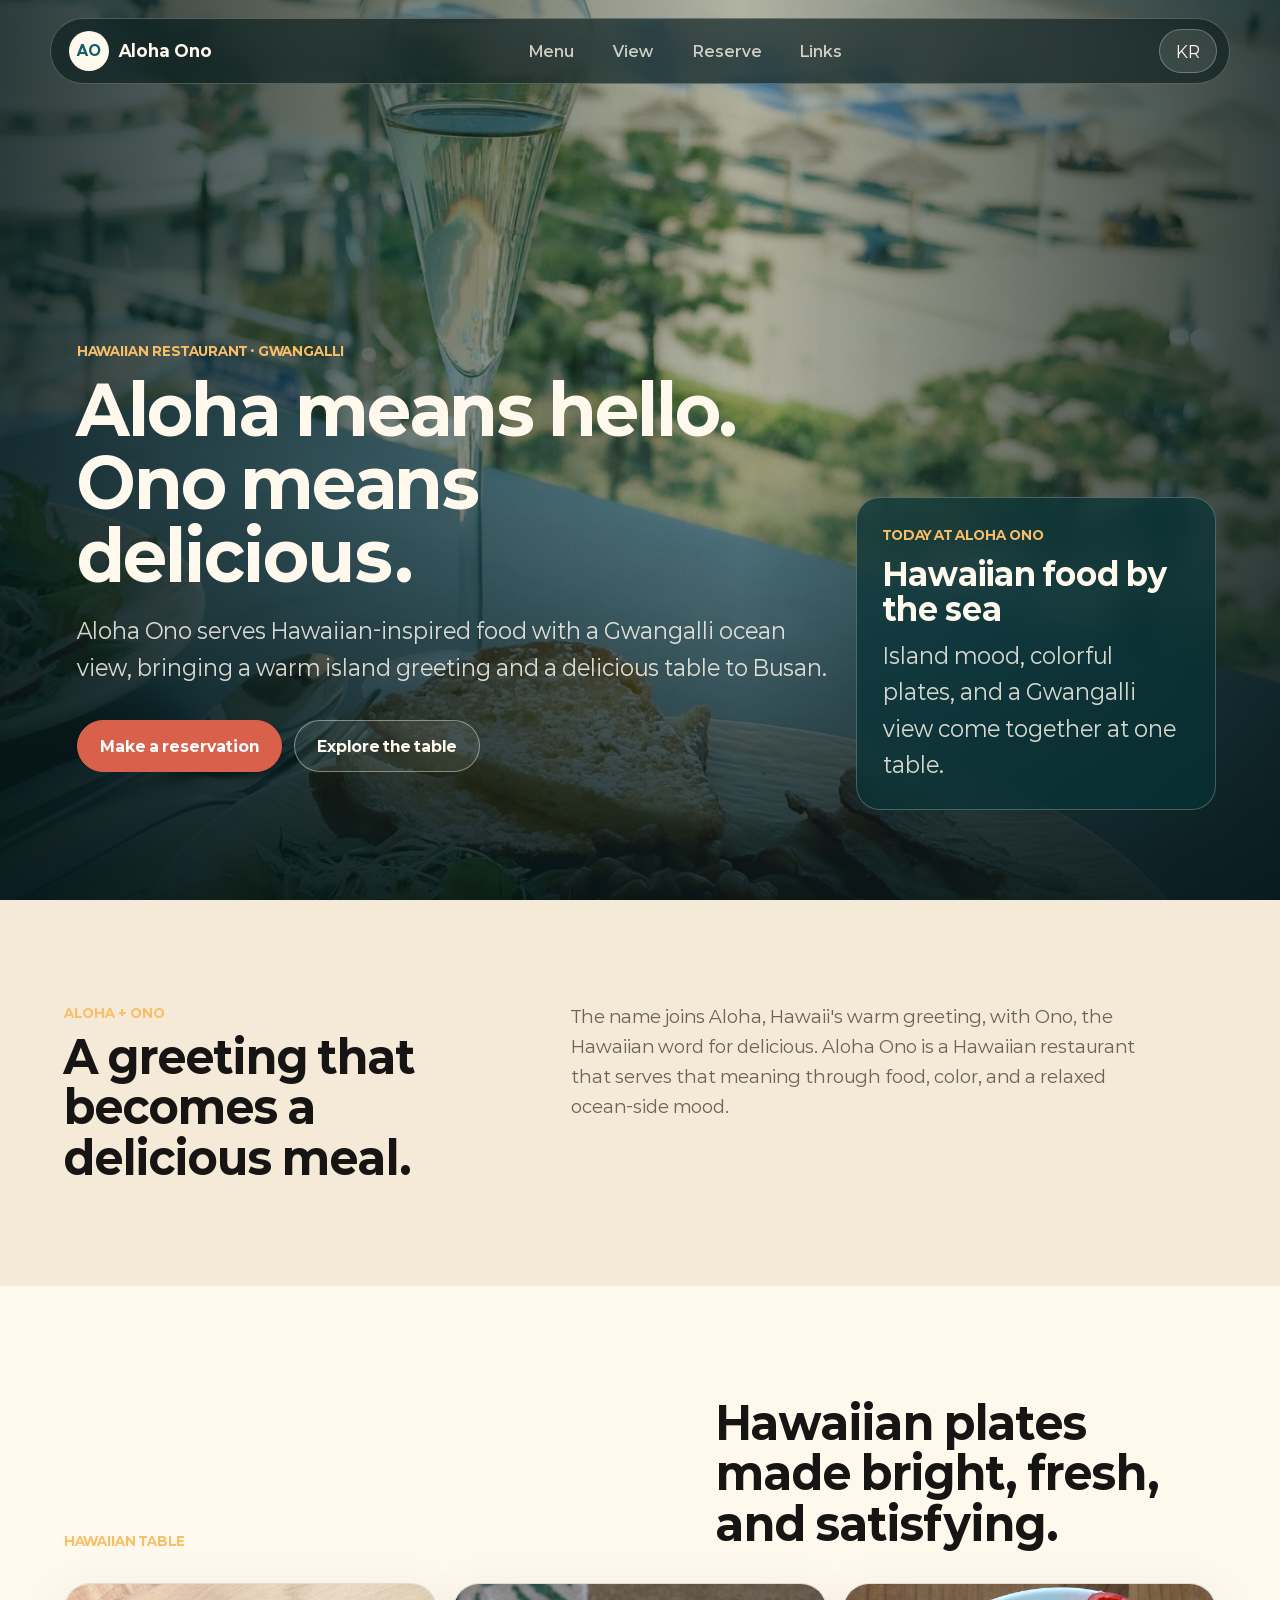
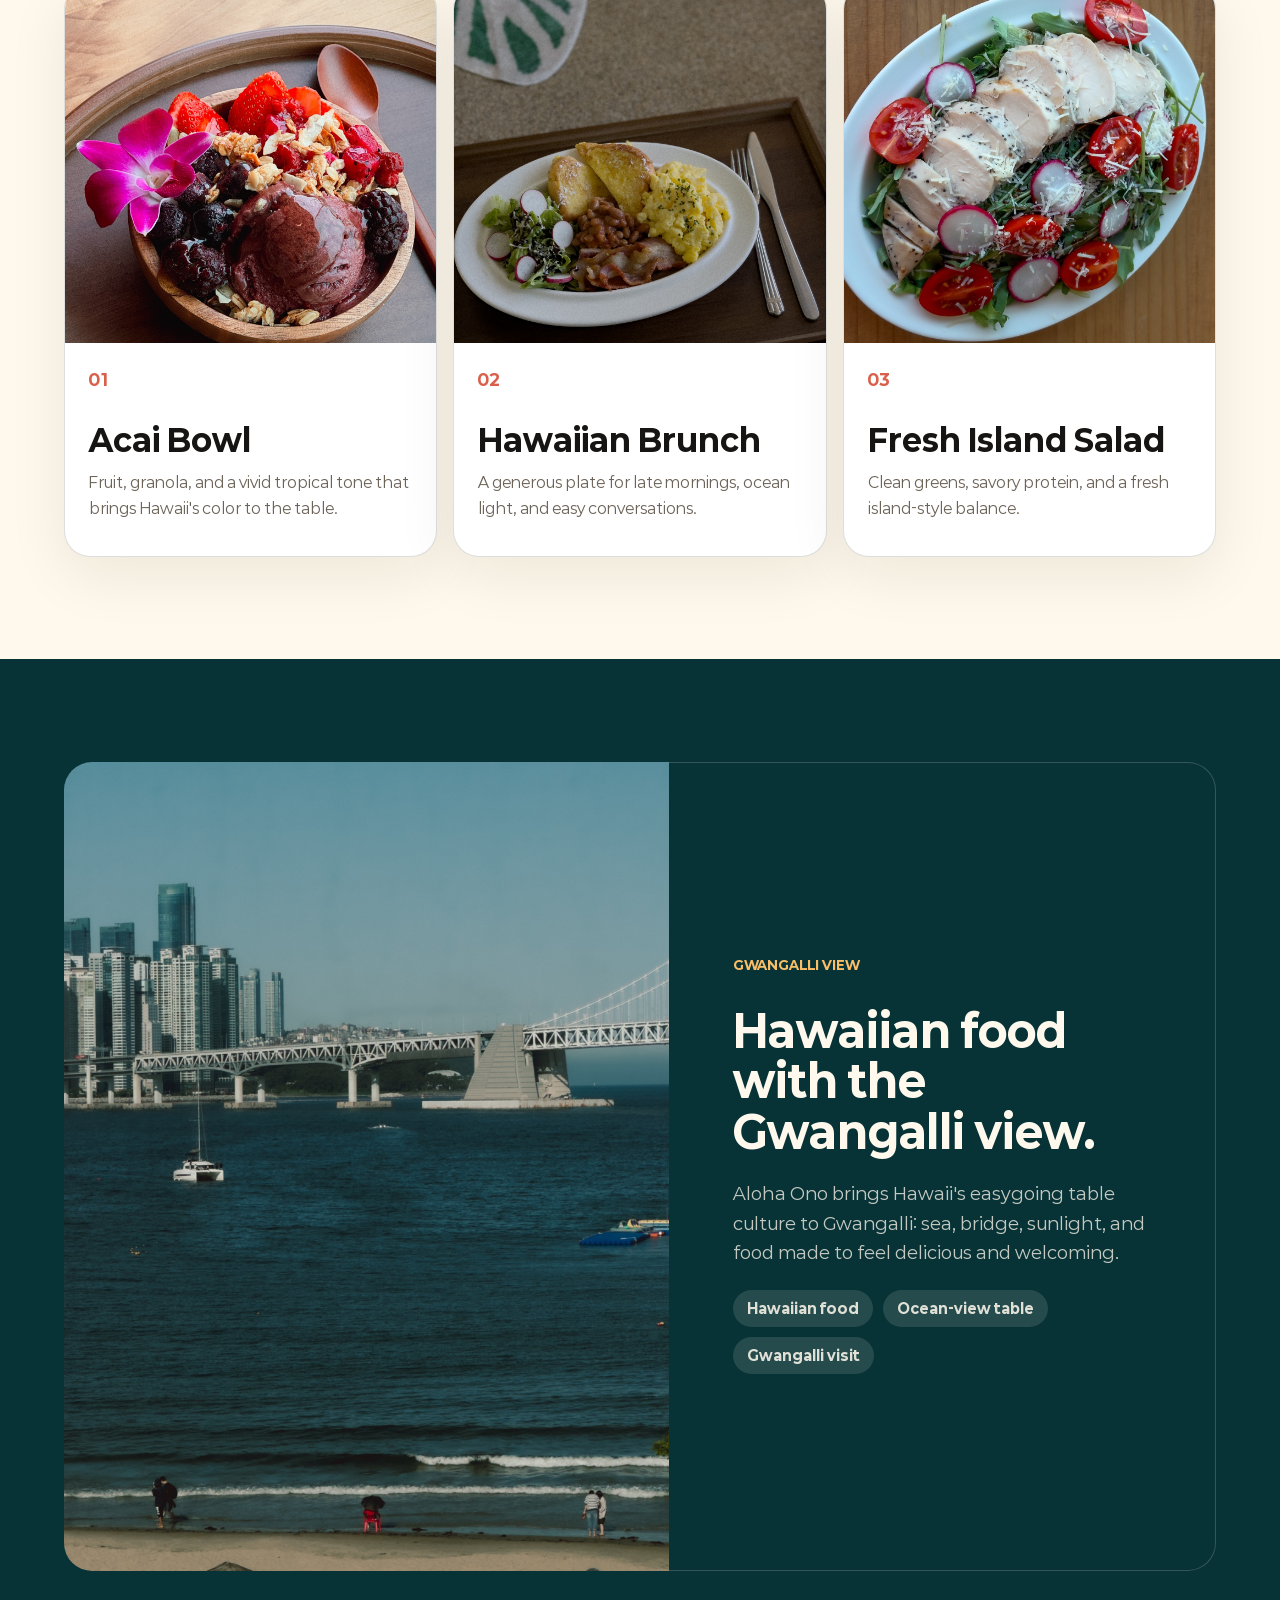
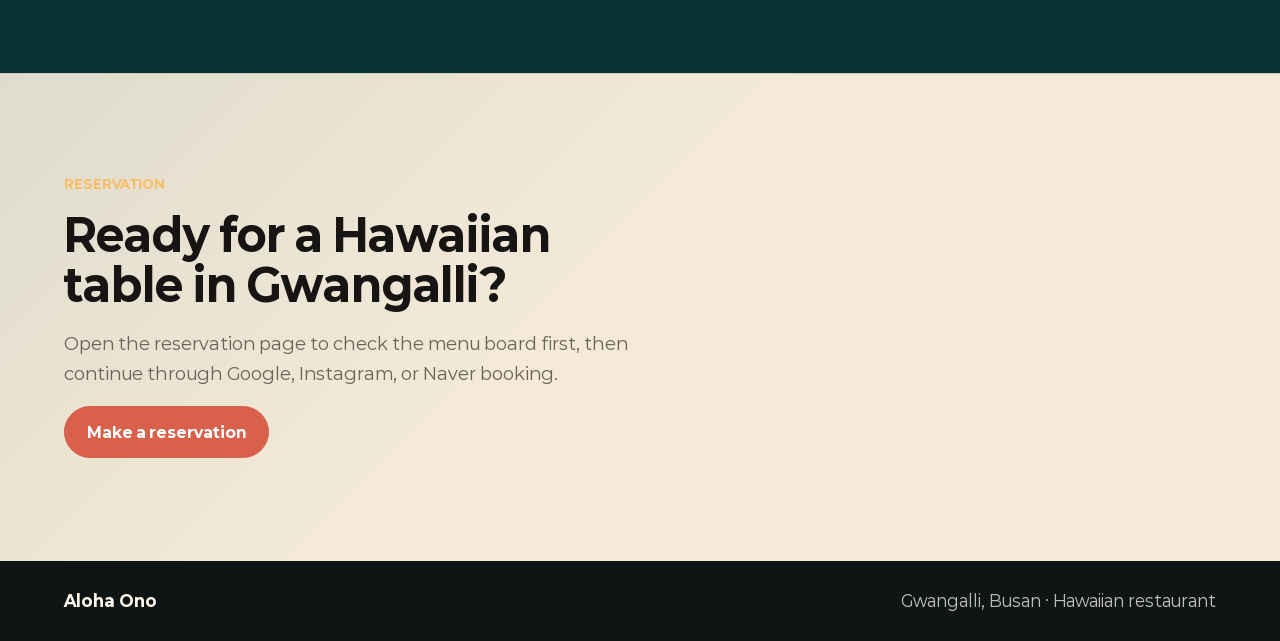
<file: alohaono/index.html>
<!doctype html>
<html lang="en">
  <head>
    <meta charset="UTF-8" />
    <meta name="viewport" content="width=device-width, initial-scale=1.0" />
    <!-- Google tag (gtag.js) -->
    <script async src="https://www.googletagmanager.com/gtag/js?id=AW-17717986178"></script>
    <script>
      window.dataLayer = window.dataLayer || [];
      function gtag(){dataLayer.push(arguments);}
      gtag('js', new Date());

      gtag('config', 'AW-17717986178');
    </script>
    <meta http-equiv="refresh" content="0; url=./home/" />
    <title>Aloha Ono</title>
    <link rel="canonical" href="./home/" />
    <script>
      window.location.replace("./home/");
    </script>
  </head>
  <body>
    <a href="./home/">Go to Aloha Ono home</a>
  </body>
</html>
</file>
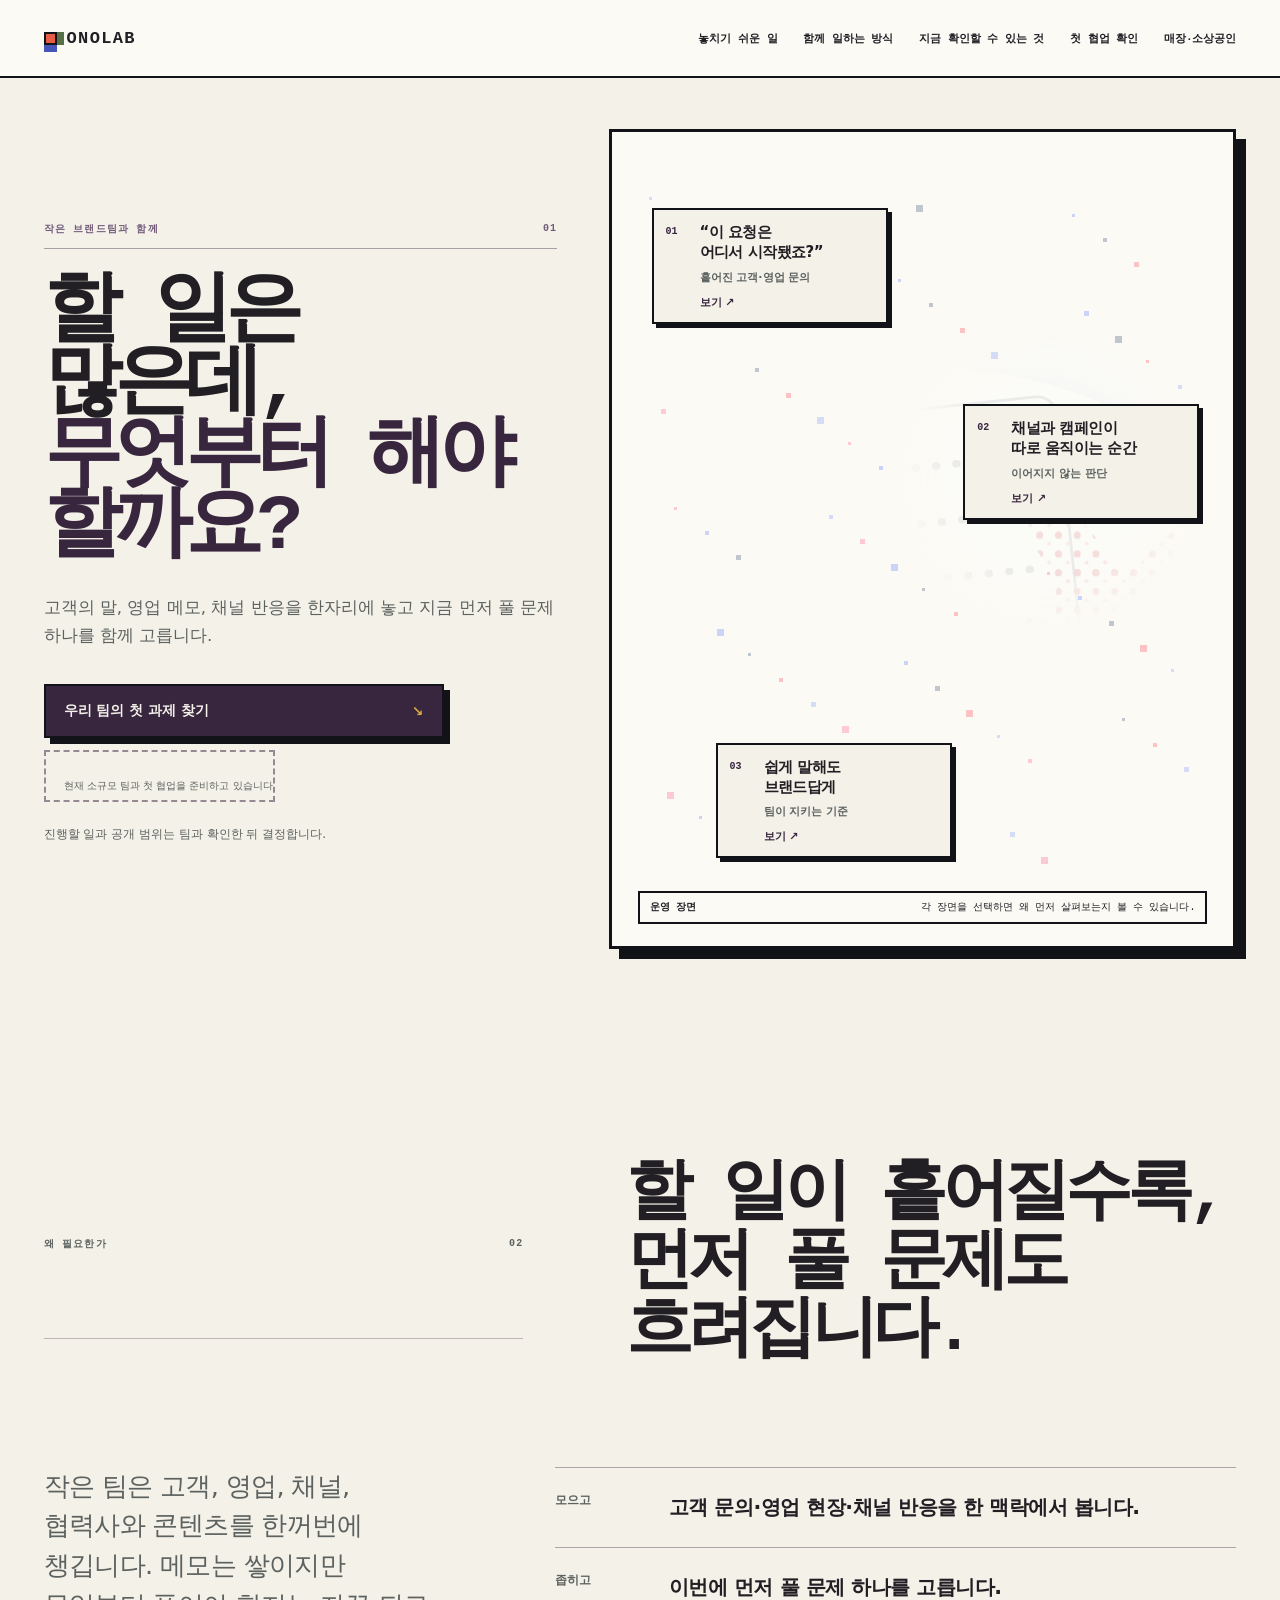
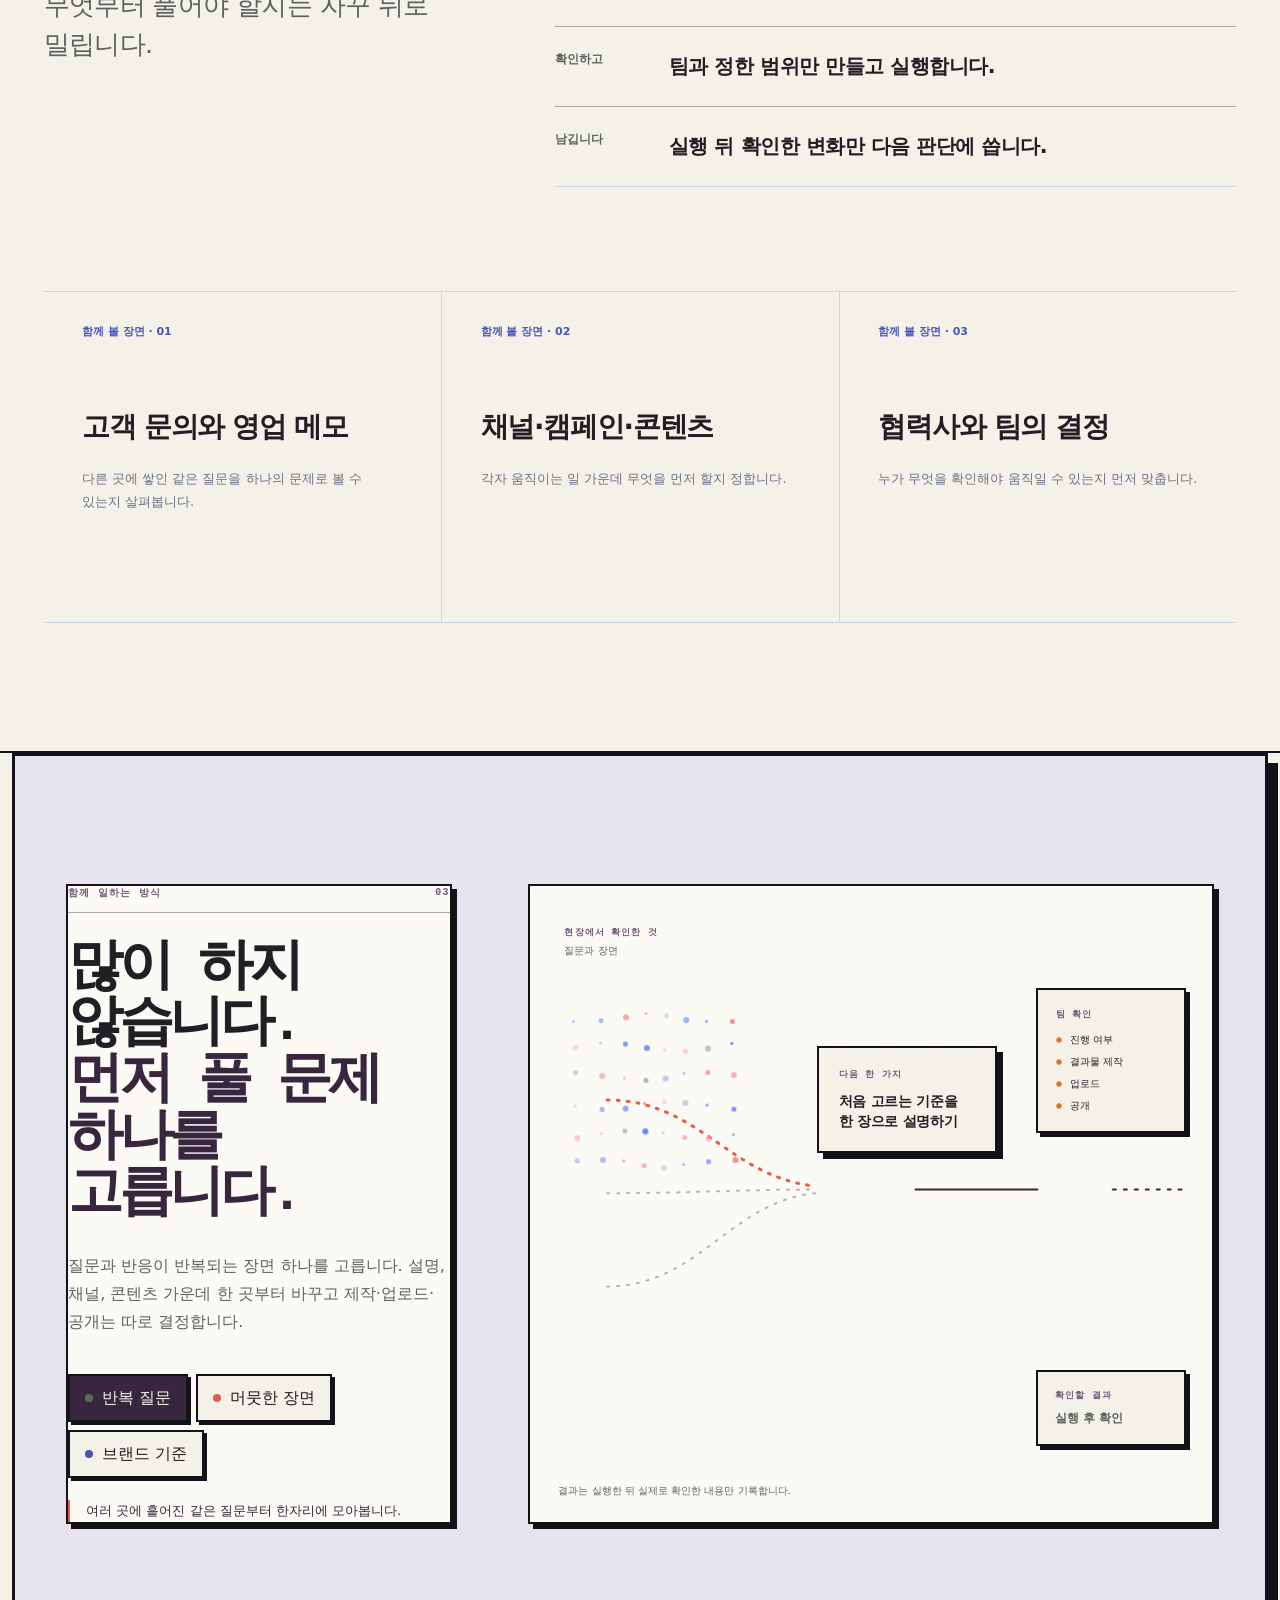
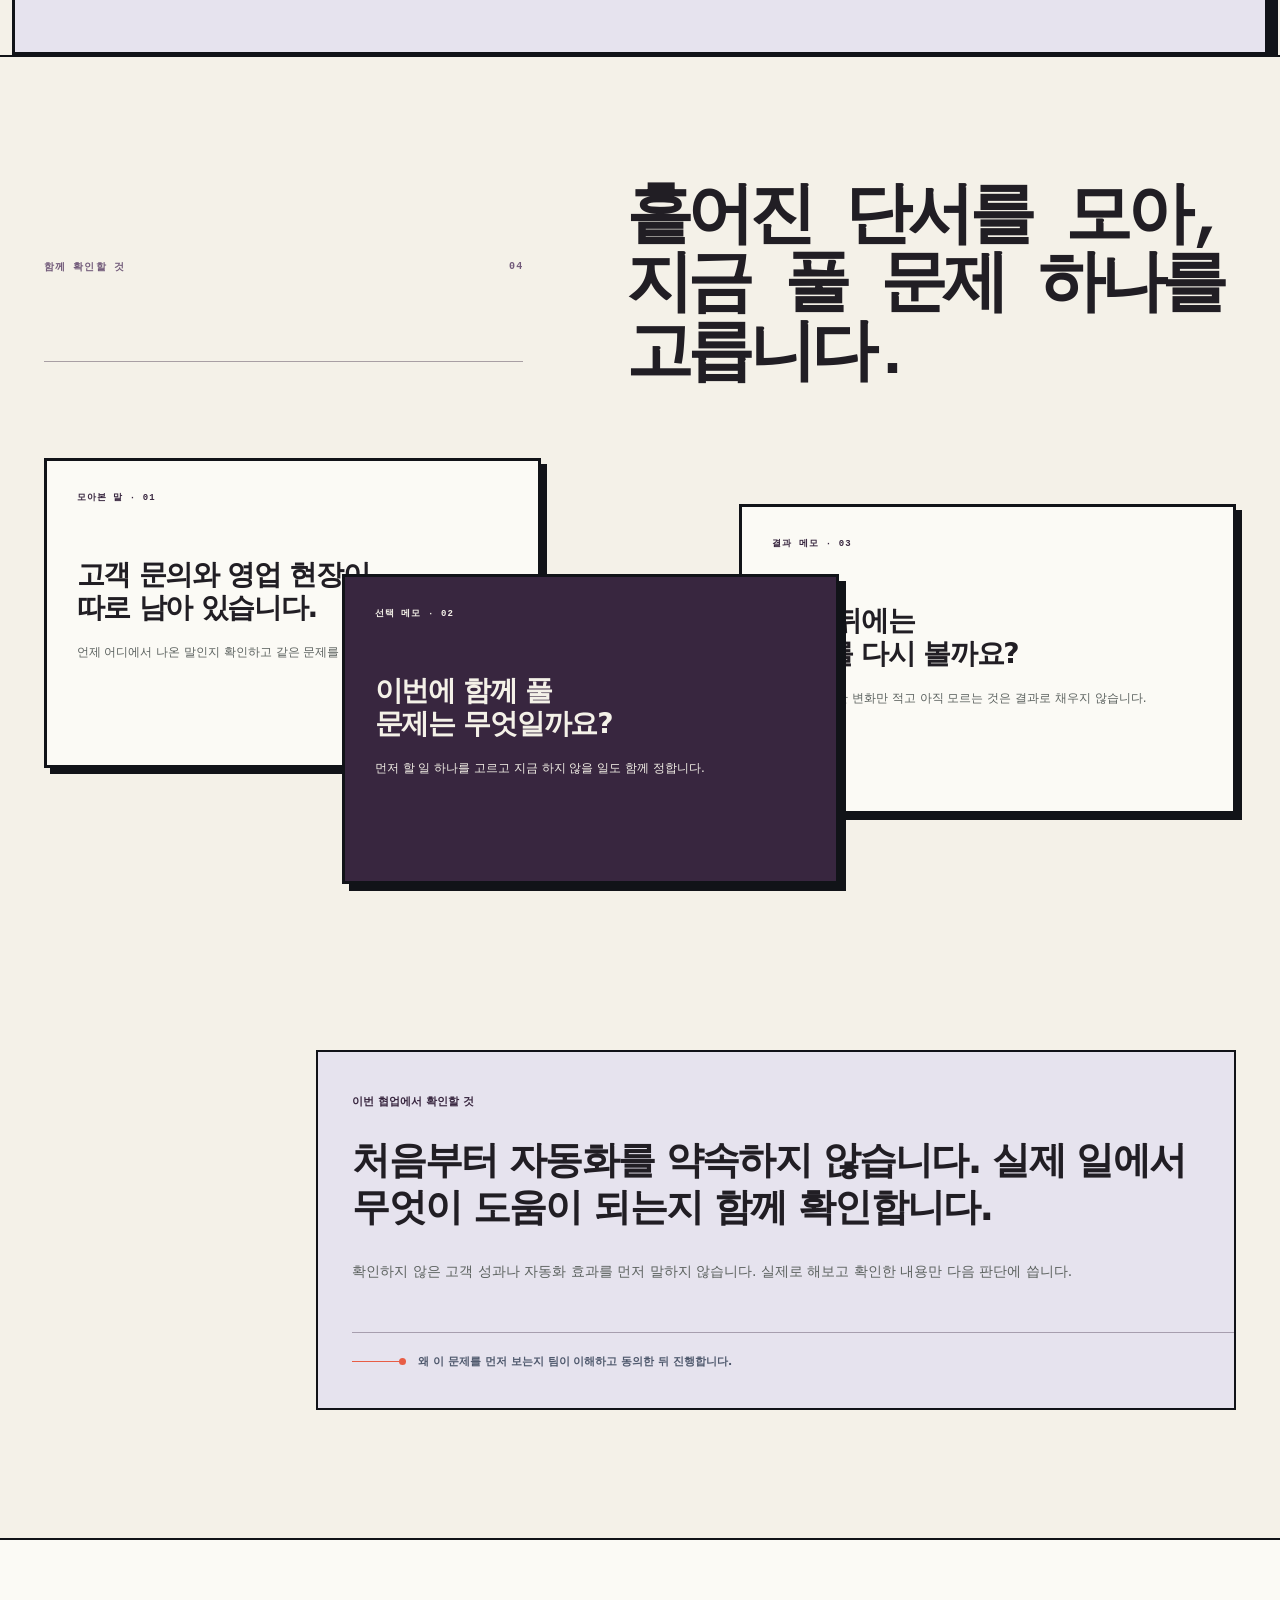
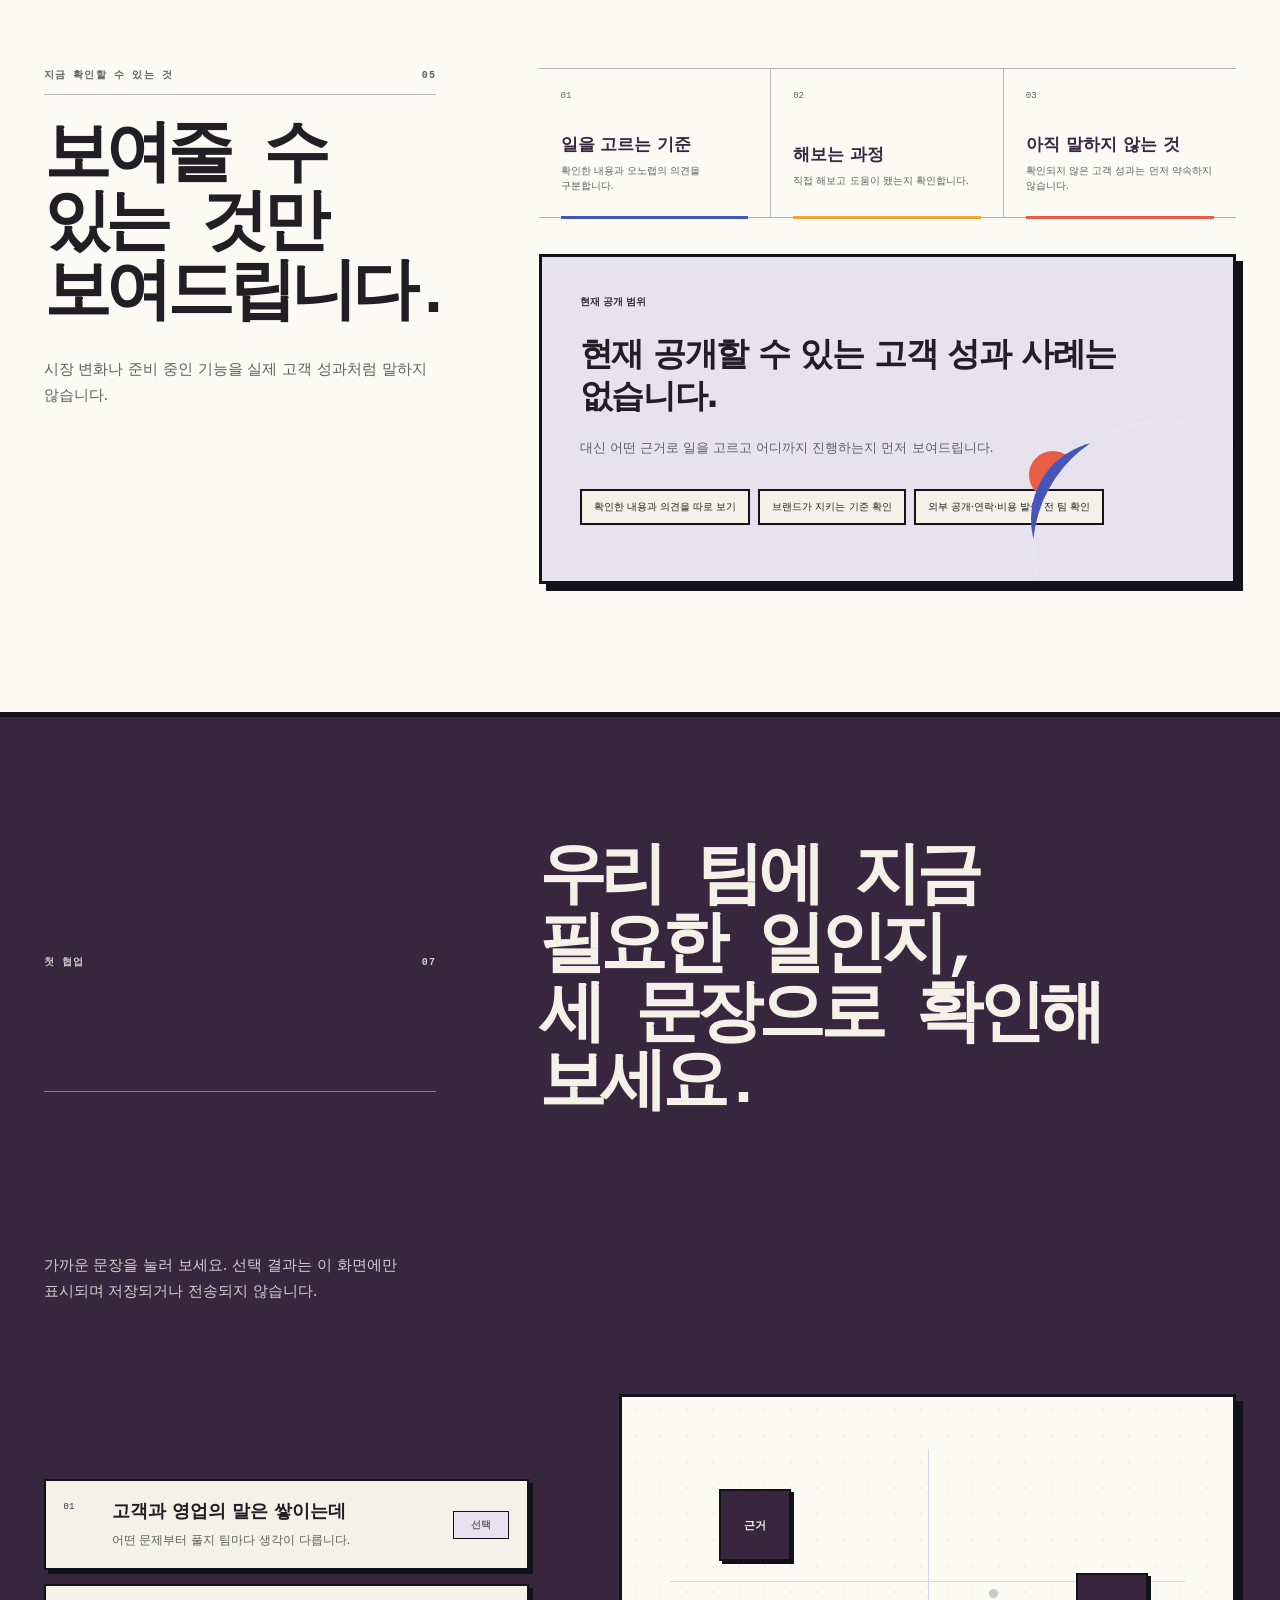
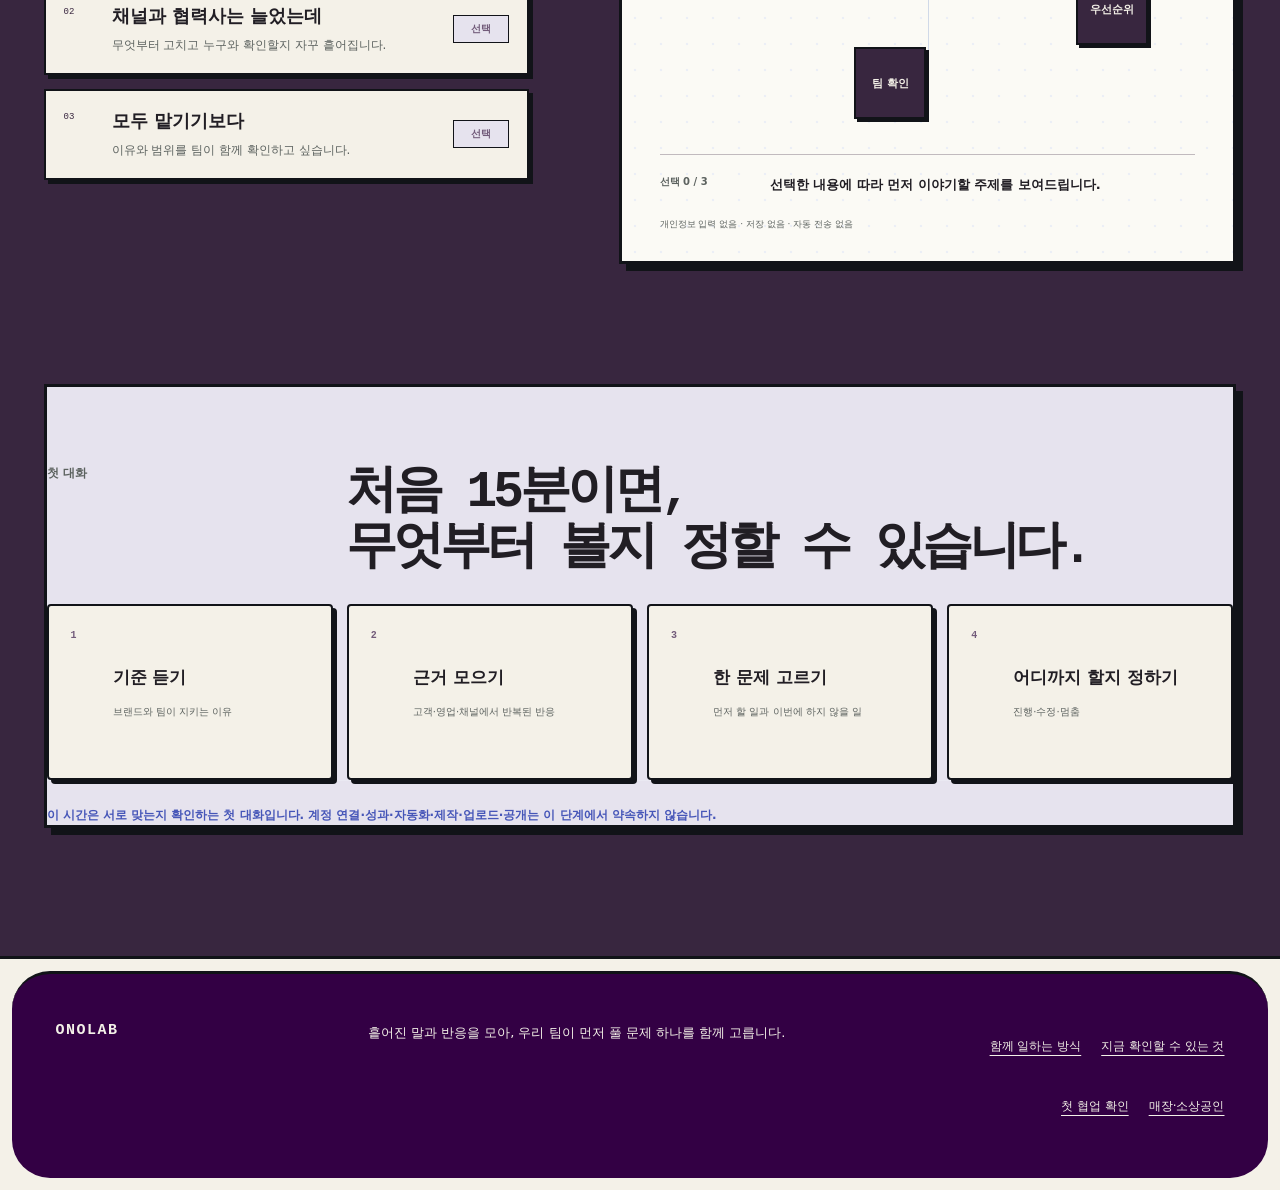
<file: brand-team/index.html>
<!doctype html>
<html lang="ko">
  <head>
    <meta charset="utf-8" />
    <meta name="viewport" content="width=device-width, initial-scale=1" />
    <meta name="color-scheme" content="dark" />
    <meta name="theme-color" content="#080a0f" />
    <meta
      name="description"
      content="고객의 말, 영업 메모, 채널 반응을 한자리에 놓고 지금 먼저 풀 문제 하나를 함께 고릅니다. 진행 범위와 공개 여부는 팀이 확인한 뒤 결정합니다."
    />
    <meta property="og:type" content="website" />
    <meta property="og:locale" content="ko_KR" />
    <meta property="og:title" content="오노랩 — 우리 팀의 첫 과제" />
    <meta property="og:description" content="고객의 말, 영업 메모, 채널 반응을 모아 지금 먼저 풀 문제 하나를 함께 고릅니다." />
    <meta property="og:url" content="https://onolab.kr/brand-team/" />
    <link rel="canonical" href="https://onolab.kr/brand-team/" />
    <title>오노랩 — 우리 팀의 첫 과제</title>
    <link rel="icon" href="data:," />
    <link rel="stylesheet" href="../styles.css" />
    <script src="../script.js" defer></script>
  </head>
  <body data-audience="team">
    <a class="skip-link" href="#main">본문으로 바로가기</a>

    <header class="site-header" data-header>
      <a class="wordmark" href="../" aria-label="오노랩 매장·소상공인 페이지">
        <span class="wordmark-dot" aria-hidden="true"></span>
        ONOLAB
      </a>
      <nav class="desktop-nav" aria-label="주요 메뉴">
        <a href="#problem">놓치기 쉬운 일</a>
        <a href="#method">함께 일하는 방식</a>
        <a href="#proof">지금 확인할 수 있는 것</a>
        <a href="#fit">첫 협업 확인</a>
        <a class="audience-route-link" href="../">매장·소상공인</a>
      </nav>
      <button class="menu-trigger" type="button" aria-expanded="false" aria-controls="mobile-menu" data-menu-trigger>
        <span>메뉴</span>
        <span class="menu-mark" aria-hidden="true"></span>
      </button>
      <nav class="mobile-menu" id="mobile-menu" aria-label="모바일 메뉴" hidden data-mobile-menu>
        <a href="#problem">놓치기 쉬운 일</a>
        <a href="#method">함께 일하는 방식</a>
        <a href="#partnership">함께 확인할 것</a>
        <a href="#proof">지금 확인할 수 있는 것</a>
        <a href="#note" hidden>오노랩 노트</a>
        <a href="#fit">첫 협업 확인</a>
        <a href="../">매장·소상공인</a>
      </nav>
    </header>

    <main id="main">
      <section class="hero hero-team" id="top" aria-labelledby="hero-title" data-public-section="hero" data-hero data-reveal="none">
        <div class="hero-copy">
          <p class="section-mark"><span>작은 브랜드팀과 함께</span><span>01</span></p>
          <h1 id="hero-title">할 일은 많은데,<br /><em>무엇부터 해야 할까요?</em></h1>
          <p class="hero-lead">
            고객의 말, 영업 메모, 채널 반응을 한자리에 놓고
            지금 먼저 풀 문제 하나를 함께 고릅니다.
          </p>
          <div class="hero-actions" aria-label="오노랩 브랜드 운영팀 첫 협업 확인">
            <a class="primary-action" href="#fit" data-primary-cta>우리 팀의 첫 과제 찾기 <span aria-hidden="true">↘</span></a>
            <p class="workspace-access" data-workspace-status>
              <strong>첫 협업 안내</strong>
              <span>현재 소규모 팀과 첫 협업을 준비하고 있습니다</span>
            </p>
          </div>
          <p class="hero-boundary">진행할 일과 공개 범위는 팀과 확인한 뒤 결정합니다.</p>
        </div>

        <div class="signal-editorial" aria-label="운영팀이 함께 확인할 세 가지 장면" data-signal-editorial>
          <div class="pointillist-window" aria-hidden="true" data-pointillist-window></div>
          <div class="signal-dots" aria-hidden="true" data-signal-dots></div>

          <button class="field-signal field-signal-question" type="button" data-field-signal="question" aria-expanded="false">
            <span class="signal-index">01</span>
            <strong>“이 요청은<br />어디서 시작됐죠?”</strong>
            <small>흩어진 고객·영업 문의</small>
            <b>보기 <span aria-hidden="true">↗</span></b>
          </button>
          <button class="field-signal field-signal-pause" type="button" data-field-signal="pause" aria-expanded="false">
            <span class="signal-index">02</span>
            <strong>채널과 캠페인이<br />따로 움직이는 순간</strong>
            <small>이어지지 않는 판단</small>
            <b>보기 <span aria-hidden="true">↗</span></b>
          </button>
          <button class="field-signal field-signal-standard" type="button" data-field-signal="standard" aria-expanded="false">
            <span class="signal-index">03</span>
            <strong>쉽게 말해도<br />브랜드답게</strong>
            <small>팀이 지키는 기준</small>
            <b>보기 <span aria-hidden="true">↗</span></b>
          </button>

          <figure class="evidence-reveal" data-evidence-reveal aria-live="polite" aria-hidden="true">
            <div class="evidence-image" role="img" aria-label="여러 선택지를 사이에 두고 한 방향을 함께 고르는 두 사람의 손을 점묘로 표현한 장면"></div>
            <figcaption>
              <span data-evidence-label>고객·영업 반응</span>
              <strong data-evidence-title>다른 곳에서 나온 말이 같은 문제를 가리킬 때가 있습니다.</strong>
              <p data-evidence-detail>채널이 달라도 같은 맥락에서 반복되는 질문과 반응을 함께 확인합니다.</p>
              <em data-evidence-action>먼저 해볼 일 · 반복되는 요청을 한 장에 모아보기</em>
            </figcaption>
            <button class="evidence-close" type="button" data-evidence-close aria-label="열린 운영 장면 닫기">닫기</button>
          </figure>

          <p class="field-caption"><span>운영 장면</span> 각 장면을 선택하면 왜 먼저 살펴보는지 볼 수 있습니다.</p>
        </div>
      </section>

      <section class="problem editorial-section" id="problem" aria-labelledby="problem-title" data-public-section="problem">
        <div class="section-intro">
          <p class="section-mark"><span>왜 필요한가</span><span>02</span></p>
          <h2 id="problem-title">할 일이 흩어질수록,<br />먼저 풀 문제도 흐려집니다.</h2>
        </div>
        <div class="problem-rhythm">
          <p class="problem-lead">작은 팀은 고객, 영업, 채널, 협력사와 콘텐츠를 한꺼번에 챙깁니다. 메모는 쌓이지만 무엇부터 풀어야 할지는 자꾸 뒤로 밀립니다.</p>
          <ol aria-label="오노랩이 함께 정리하는 네 단계">
            <li><span>모으고</span><strong>고객 문의·영업 현장·채널 반응을 한 맥락에서 봅니다.</strong></li>
            <li><span>좁히고</span><strong>이번에 먼저 풀 문제 하나를 고릅니다.</strong></li>
            <li><span>확인하고</span><strong>팀과 정한 범위만 만들고 실행합니다.</strong></li>
            <li><span>남깁니다</span><strong>실행 뒤 확인한 변화만 다음 판단에 씁니다.</strong></li>
          </ol>
        </div>
        <div class="partnership-flow team-use-cases" aria-label="첫 협업에서 함께 볼 장면">
          <article><span>함께 볼 장면 · 01</span><h3>고객 문의와 영업 메모</h3><p>다른 곳에 쌓인 같은 질문을 하나의 문제로 볼 수 있는지 살펴봅니다.</p></article>
          <article><span>함께 볼 장면 · 02</span><h3>채널·캠페인·콘텐츠</h3><p>각자 움직이는 일 가운데 무엇을 먼저 할지 정합니다.</p></article>
          <article><span>함께 볼 장면 · 03</span><h3>협력사와 팀의 결정</h3><p>누가 무엇을 확인해야 움직일 수 있는지 먼저 맞춥니다.</p></article>
        </div>
      </section>

      <!-- SHARED:METHOD:START -->
      <section class="method editorial-section" id="method" aria-labelledby="method-title" data-public-section="method" data-method data-method-active="question">
        <div class="method-copy">
          <p class="section-mark section-mark-dark"><span>함께 일하는 방식</span><span>03</span></p>
          <h2 id="method-title">많이 하지 않습니다.<br /><em>먼저 풀 문제 하나를 고릅니다.</em></h2>
          <p>질문과 반응이 반복되는 장면 하나를 고릅니다. 설명, 채널, 콘텐츠 가운데 한 곳부터 바꾸고 제작·업로드·공개는 따로 결정합니다.</p>
          <div class="method-choices" role="group" aria-label="이번에 볼 장면 선택">
            <button type="button" data-method-choice="question" aria-pressed="true"><span class="choice-dot choice-blue" aria-hidden="true"></span>반복 질문</button>
            <button type="button" data-method-choice="pause" aria-pressed="false"><span class="choice-dot choice-coral" aria-hidden="true"></span>머뭇한 장면</button>
            <button type="button" data-method-choice="standard" aria-pressed="false"><span class="choice-dot choice-violet" aria-hidden="true"></span>브랜드 기준</button>
          </div>
          <p class="method-live" aria-live="polite" data-method-live>여러 곳에 흩어진 같은 질문부터 한자리에 모아봅니다.</p>
        </div>

        <div class="method-atlas" data-method-atlas>
          <div class="method-dot-field" aria-hidden="true" data-method-dots></div>
          <svg class="method-lines" viewBox="0 0 760 420" aria-hidden="true">
            <path class="line-signal line-one" d="M86 94 C188 94 222 180 318 190"></path>
            <path class="line-signal line-two" d="M86 198 C188 198 222 194 318 194"></path>
            <path class="line-signal line-three" d="M86 302 C188 302 222 208 318 198"></path>
            <path class="line-action" d="M430 194 C486 194 514 194 566 194"></path>
            <path class="line-approval" d="M650 194 C688 194 706 194 734 194"></path>
          </svg>
          <div class="atlas-label atlas-label-signals"><span>현장에서 확인한 것</span><small>질문과 장면</small></div>
          <div class="atlas-action">
            <span>다음 한 가지</span>
            <strong data-method-action>처음 고르는 기준을<br />한 장으로 설명하기</strong>
          </div>
          <div class="atlas-approval">
            <span>팀 확인</span>
            <ul>
              <li>진행 여부</li>
              <li>결과물 제작</li>
              <li>업로드</li>
              <li>공개</li>
            </ul>
          </div>
          <div class="atlas-result"><span>확인할 결과</span><strong>실행 후 확인</strong></div>
          <p class="atlas-caption">결과는 실행한 뒤 실제로 확인한 내용만 기록합니다.</p>
        </div>
      </section>
      <!-- SHARED:METHOD:END -->

      <section class="partnership editorial-section depth-section" id="partnership" aria-labelledby="partnership-title" data-public-section="partnership" data-depth-section="partnership">
        <div class="section-intro scroll-rise">
          <p class="section-mark"><span>함께 확인할 것</span><span>04</span></p>
          <h2 id="partnership-title">흩어진 단서를 모아,<br />지금 풀 문제 하나를 고릅니다.</h2>
        </div>
        <div class="operating-stage operating-stage-static">
          <div class="operating-deck operating-deck-static" aria-label="첫 협업에서 함께 볼 세 가지 장면">
            <article class="operating-card operating-card-observe">
              <span class="card-meta">모아본 말 · 01</span>
              <strong>고객 문의와 영업 현장이<br />따로 남아 있습니다.</strong>
              <small>언제 어디에서 나온 말인지 확인하고 같은 문제를 가리키는지 살펴봅니다.</small>
            </article>
            <article class="operating-card operating-card-decide">
              <span class="card-meta">선택 메모 · 02</span>
              <strong>이번에 함께 풀<br />문제는 무엇일까요?</strong>
              <small>먼저 할 일 하나를 고르고 지금 하지 않을 일도 함께 정합니다.</small>
            </article>
            <article class="operating-card operating-card-learn">
              <span class="card-meta">결과 메모 · 03</span>
              <strong>실행 뒤에는<br />어디를 다시 볼까요?</strong>
              <small>실제로 확인한 변화만 적고 아직 모르는 것은 결과로 채우지 않습니다.</small>
            </article>
          </div>

          <article class="operating-detail operating-boundary">
            <span>이번 협업에서 확인할 것</span>
            <h3>처음부터 자동화를 약속하지 않습니다. 실제 일에서 무엇이 도움이 되는지 함께 확인합니다.</h3>
            <p>확인하지 않은 고객 성과나 자동화 효과를 먼저 말하지 않습니다. 실제로 해보고 확인한 내용만 다음 판단에 씁니다.</p>
            <div><i aria-hidden="true"></i><strong>왜 이 문제를 먼저 보는지 팀이 이해하고 동의한 뒤 진행합니다.</strong></div>
          </article>
        </div>
      </section>

      <!-- SHARED:PROOF:START -->
      <section class="proof editorial-section depth-section" id="proof" aria-labelledby="proof-title" data-public-section="proof" data-depth-section="proof">
        <div class="proof-heading scroll-rise">
          <p class="section-mark"><span>지금 확인할 수 있는 것</span><span>05</span></p>
          <h2 id="proof-title">보여줄 수 있는 것만<br />보여드립니다.</h2>
          <p>시장 변화나 준비 중인 기능을 실제 고객 성과처럼 말하지 않습니다.</p>
        </div>
        <div class="evidence-rail-shell">
          <div class="evidence-rail evidence-rail-static" aria-label="오노랩이 지금 말할 수 있는 범위">
            <article><span>01</span><strong>일을 고르는 기준</strong><small>확인한 내용과 오노랩의 의견을 구분합니다.</small></article>
            <article><span>02</span><strong>해보는 과정</strong><small>직접 해보고 도움이 됐는지 확인합니다.</small></article>
            <article><span>03</span><strong>아직 말하지 않는 것</strong><small>확인되지 않은 고객 성과는 먼저 약속하지 않습니다.</small></article>
          </div>
          <article class="evidence-boundary">
            <p>현재 공개 범위</p>
            <h3>현재 공개할 수 있는 고객 성과 사례는 없습니다.</h3>
            <p>대신 어떤 근거로 일을 고르고 어디까지 진행하는지 먼저 보여드립니다.</p>
            <ul>
              <li>확인한 내용과 의견을 따로 보기</li>
              <li>브랜드가 지키는 기준 확인</li>
              <li>외부 공개·연락·비용 발생 전 팀 확인</li>
            </ul>
          </article>
        </div>
      </section>
      <!-- SHARED:PROOF:END -->

      <template id="public-note-contract" data-public-section="note">
      <section class="note editorial-section depth-section" id="note" aria-labelledby="note-title" data-depth-section="note">
        <div class="note-heading scroll-rise">
          <p class="section-mark"><span>오노랩 노트</span><span>06</span></p>
          <h2 id="note-title">공개할 만한 기록이 생기면 열겠습니다.</h2>
        </div>
        <div class="note-empty note-empty-static">
          <p><strong>첫 기록을 준비하고 있습니다.</strong><span>출처와 확인 시점, 적용 범위를 검토한 기록부터 공개하겠습니다.</span></p>
        </div>
      </section>
      </template>

      <section class="fit editorial-section depth-section" id="fit" aria-labelledby="fit-title" data-public-section="fit" data-depth-section="fit">
        <div class="fit-copy scroll-rise">
          <p class="section-mark section-mark-fit"><span>첫 협업</span><span>07</span></p>
          <h2 id="fit-title">우리 팀에 지금 필요한 일인지,<br />세 문장으로 확인해 보세요.</h2>
          <p>가까운 문장을 눌러 보세요. 선택 결과는 이 화면에만 표시되며 저장되거나 전송되지 않습니다.</p>
        </div>
        <div class="fit-interaction">
          <div class="fit-selector" role="group" aria-label="브랜드 운영팀에 가까운 문장 선택">
            <button type="button" data-fit-card="context" aria-pressed="false"><span>01</span><strong>고객과 영업의 말은 쌓이는데</strong><p>어떤 문제부터 풀지 팀마다 생각이 다릅니다.</p><small>선택</small></button>
            <button type="button" data-fit-card="focus" aria-pressed="false"><span>02</span><strong>채널과 협력사는 늘었는데</strong><p>무엇부터 고치고 누구와 확인할지 자꾸 흩어집니다.</p><small>선택</small></button>
            <button type="button" data-fit-card="control" aria-pressed="false"><span>03</span><strong>모두 맡기기보다</strong><p>이유와 범위를 팀이 함께 확인하고 싶습니다.</p><small>선택</small></button>
          </div>
          <div class="fit-map" aria-live="polite" data-fit-map data-count="0">
            <div class="fit-map-axis" aria-hidden="true"><i></i><i></i><i></i></div>
            <div class="fit-map-nodes" aria-hidden="true">
              <span data-fit-node="context">근거</span>
              <span data-fit-node="focus">우선순위</span>
              <span data-fit-node="control">팀 확인</span>
            </div>
            <p><span data-fit-count>선택 0 / 3</span><strong data-fit-summary>선택한 내용에 따라 먼저 이야기할 주제를 보여드립니다.</strong></p>
            <small>개인정보 입력 없음 · 저장 없음 · 자동 전송 없음</small>
          </div>
        </div>

        <div class="first-flow first-flow-static">
          <div class="first-flow-heading scroll-rise">
            <p>첫 대화</p>
            <h3>처음 15분이면,<br />무엇부터 볼지 정할 수 있습니다.</h3>
          </div>
          <ol class="first-flow-steps" aria-label="첫 대화 네 단계">
            <li><span>1</span><strong>기준 듣기</strong><small>브랜드와 팀이 지키는 이유</small></li>
            <li><span>2</span><strong>근거 모으기</strong><small>고객·영업·채널에서 반복된 반응</small></li>
            <li><span>3</span><strong>한 문제 고르기</strong><small>먼저 할 일과 이번에 하지 않을 일</small></li>
            <li><span>4</span><strong>어디까지 할지 정하기</strong><small>진행·수정·멈춤</small></li>
          </ol>
          <p class="first-flow-note">이 시간은 서로 맞는지 확인하는 첫 대화입니다. 계정 연결·성과·자동화·제작·업로드·공개는 이 단계에서 약속하지 않습니다.</p>
        </div>
      </section>
    </main>

    <footer class="site-footer">
      <p class="footer-name">ONOLAB</p>
      <p>흩어진 말과 반응을 모아, 우리 팀이 먼저 풀 문제 하나를 함께 고릅니다.</p>
      <nav aria-label="하단 메뉴">
        <a href="#method">함께 일하는 방식</a>
        <a href="#proof">지금 확인할 수 있는 것</a>
        <a href="#fit">첫 협업 확인</a>
        <a href="../">매장·소상공인</a>
      </nav>
    </footer>
    <script>
      window.addEventListener("load", () => {
        const sceneCopy = {
          question: {
            title: "다른 곳에서 나온 말이 같은 문제를 가리킬 때가 있습니다.",
            detail: "채널이 달라도 같은 맥락에서 반복되는 질문과 반응을 함께 살펴봅니다.",
            action: "먼저 해볼 일 · 반복되는 요청을 한 장에 모아보기",
            methodAction: "반복되는 요청을\n한 장에 모아보기",
            methodLive: "여러 곳에 흩어진 같은 질문부터 한자리에 모아봅니다."
          },
          pause: {
            title: "채널과 캠페인이 따로 움직이는 순간을 함께 봅니다.",
            detail: "도구를 더 붙이기 전에 어디에서 일이 끊겼는지 살펴봅니다.",
            action: "먼저 해볼 일 · 채널과 콘텐츠의 순서를 한 줄로 정리하기",
            methodAction: "채널과 콘텐츠의\n순서 정리하기",
            methodLive: "따로 움직이는 일부터 한 순서로 이어봅니다."
          },
          standard: {
            title: "쉽게 말해도 팀이 지키는 기준은 남아야 합니다.",
            detail: "협력사와 채널이 달라도 브랜드가 약속할 수 있는 범위를 먼저 살펴봅니다.",
            action: "먼저 해볼 일 · 함께 쓸 기준을 세 문장으로 정리하기",
            methodAction: "함께 쓸 기준을\n세 문장으로 정리하기",
            methodLive: "팀과 협력사가 같은 기준으로 볼 수 있게 정리합니다."
          }
        };
        const fitSummary = [
          "가까운 문장을 고르면 먼저 이야기할 주제를 보여드립니다.",
          "고른 한 가지를 첫 대화에서 구체적으로 살펴봅니다.",
          "두 가지가 가깝습니다. 무엇부터 볼지 함께 정해봅니다.",
          "세 가지 모두 가깝습니다. 첫 대화에서 순서를 정해봅니다."
        ];

        const applySceneCopy = (mode) => {
          const copy = sceneCopy[mode];
          if (!copy) return;
          document.querySelector("[data-evidence-title]").textContent = copy.title;
          document.querySelector("[data-evidence-detail]").textContent = copy.detail;
          document.querySelector("[data-evidence-action]").textContent = copy.action;
          document.querySelector("[data-method-action]").textContent = copy.methodAction;
          document.querySelector("[data-method-live]").textContent = copy.methodLive;
        };

        const applyFromTarget = (target) => {
          if (!(target instanceof Element)) return;
          const control = target.closest("[data-field-signal], [data-method-choice]");
          if (!control) return;
          applySceneCopy(control.dataset.fieldSignal || control.dataset.methodChoice);
        };

        document.addEventListener("click", (event) => applyFromTarget(event.target));
        document.addEventListener("focusin", (event) => applyFromTarget(event.target));
        document.addEventListener("pointermove", (event) => applyFromTarget(event.target));
        document.addEventListener("click", (event) => {
          if (!(event.target instanceof Element)) return;
          if (!event.target.closest("[data-fit-card]")) return;
          const count = document.querySelectorAll("[data-fit-card][aria-pressed='true']").length;
          document.querySelector("[data-fit-summary]").textContent = fitSummary[count];
        });
      });
    </script>
  </body>
</html>
</file>
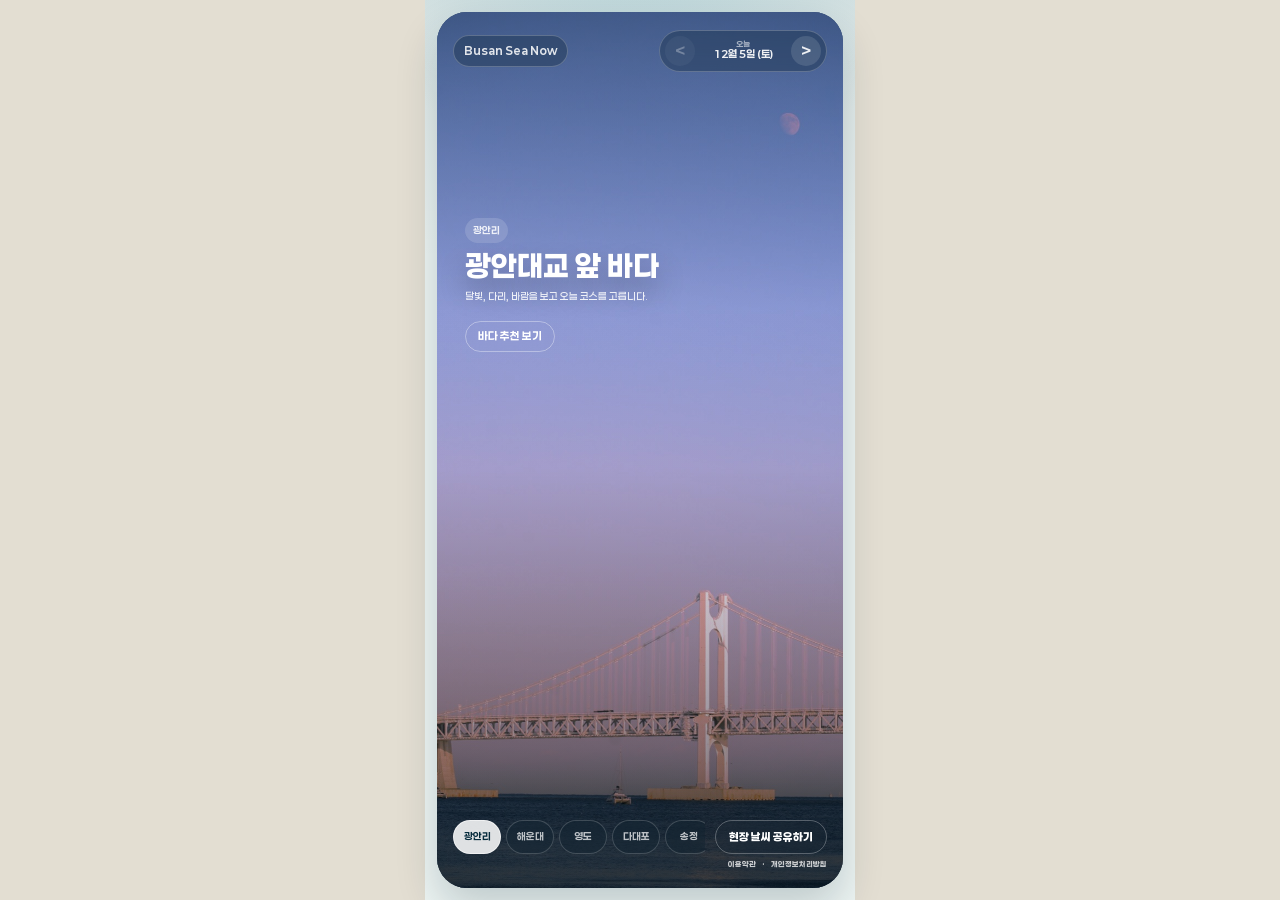
<file: busansea/index.html>
<!doctype html>
<html lang="ko">
  <head>
    <meta charset="UTF-8" />
    <meta
      name="viewport"
      content="width=device-width, initial-scale=1, minimum-scale=1, maximum-scale=1, user-scalable=no, viewport-fit=cover"
    />
    <meta name="theme-color" content="#1E6B5A" />
    <title>부산바다 지금</title>
    <script type="module" crossorigin src="/busansea/assets/index-oYoVp3lQ.js"></script>
    <link rel="modulepreload" crossorigin href="/busansea/assets/vendor-react-k_cuo63-.js">
    <link rel="stylesheet" crossorigin href="/busansea/assets/index-CMiKaFDu.css">
  </head>
  <body>
    <div id="root"></div>
  </body>
</html>
</file>
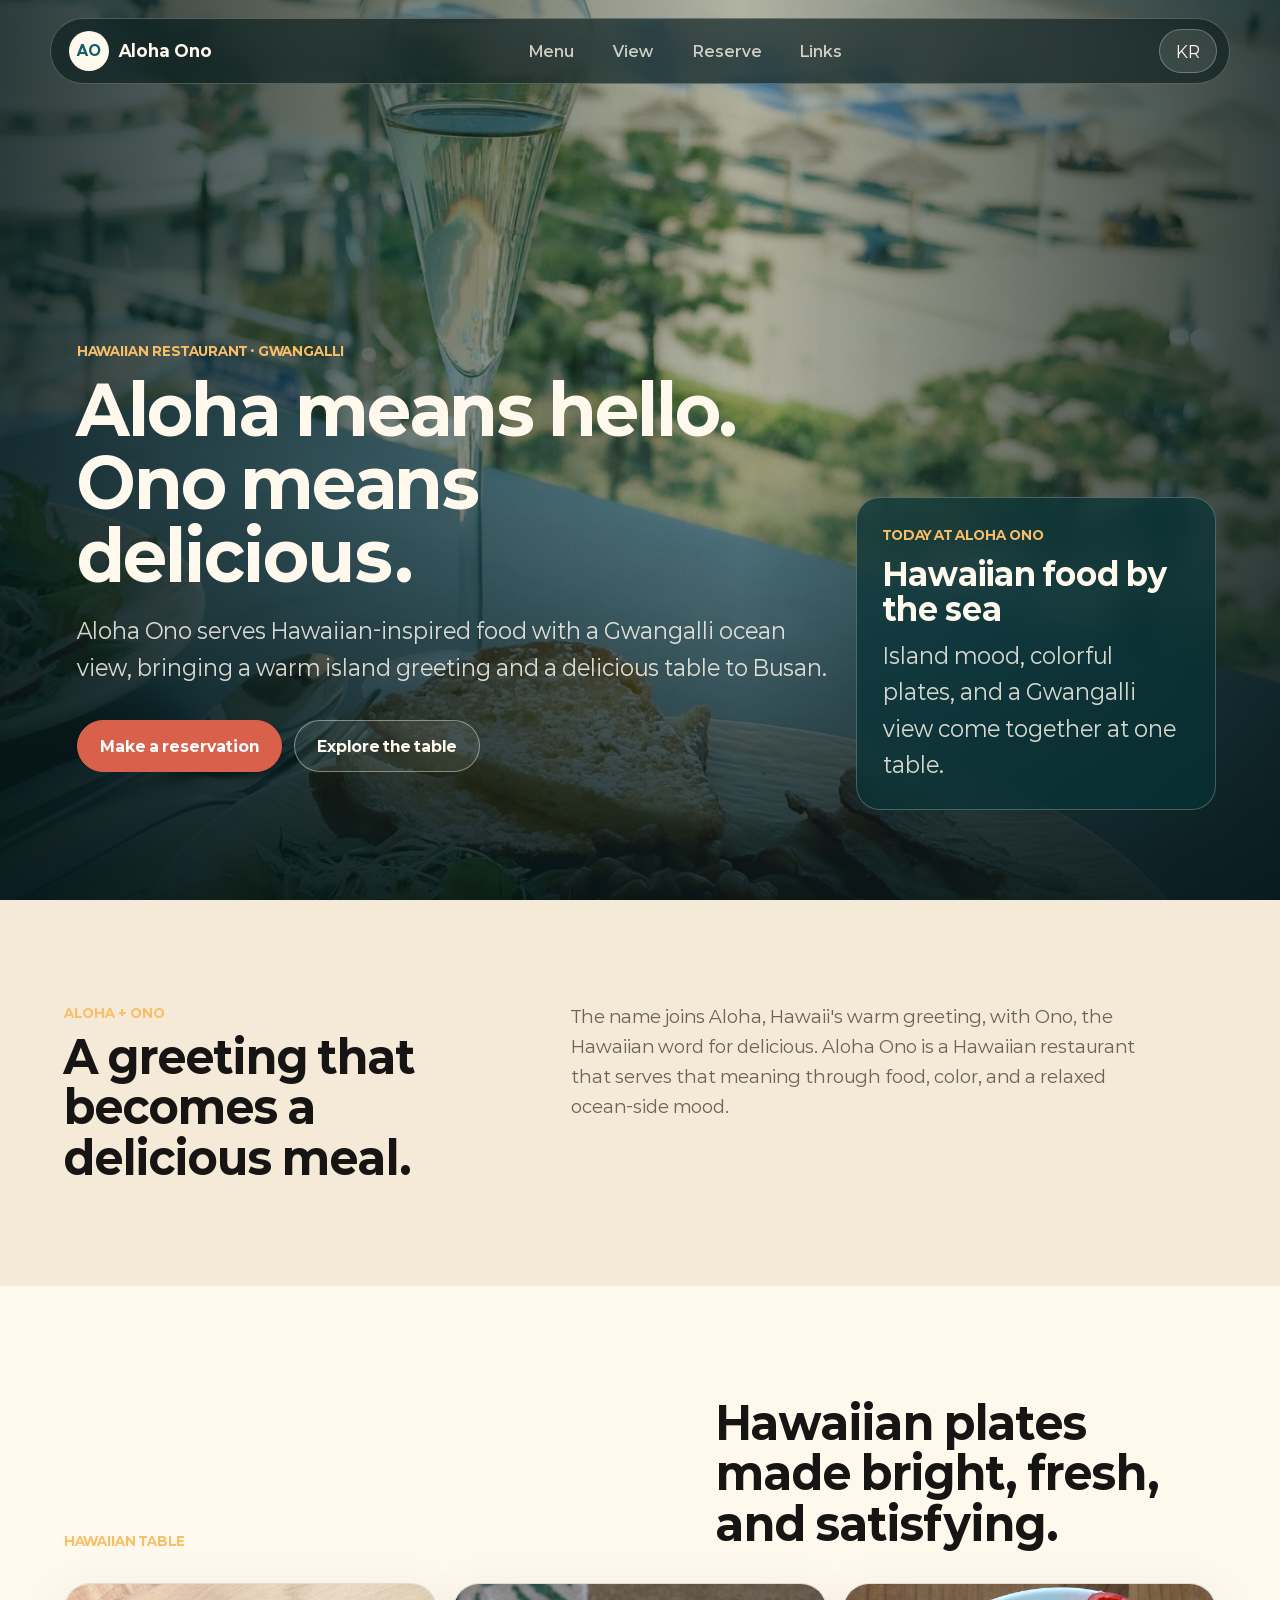
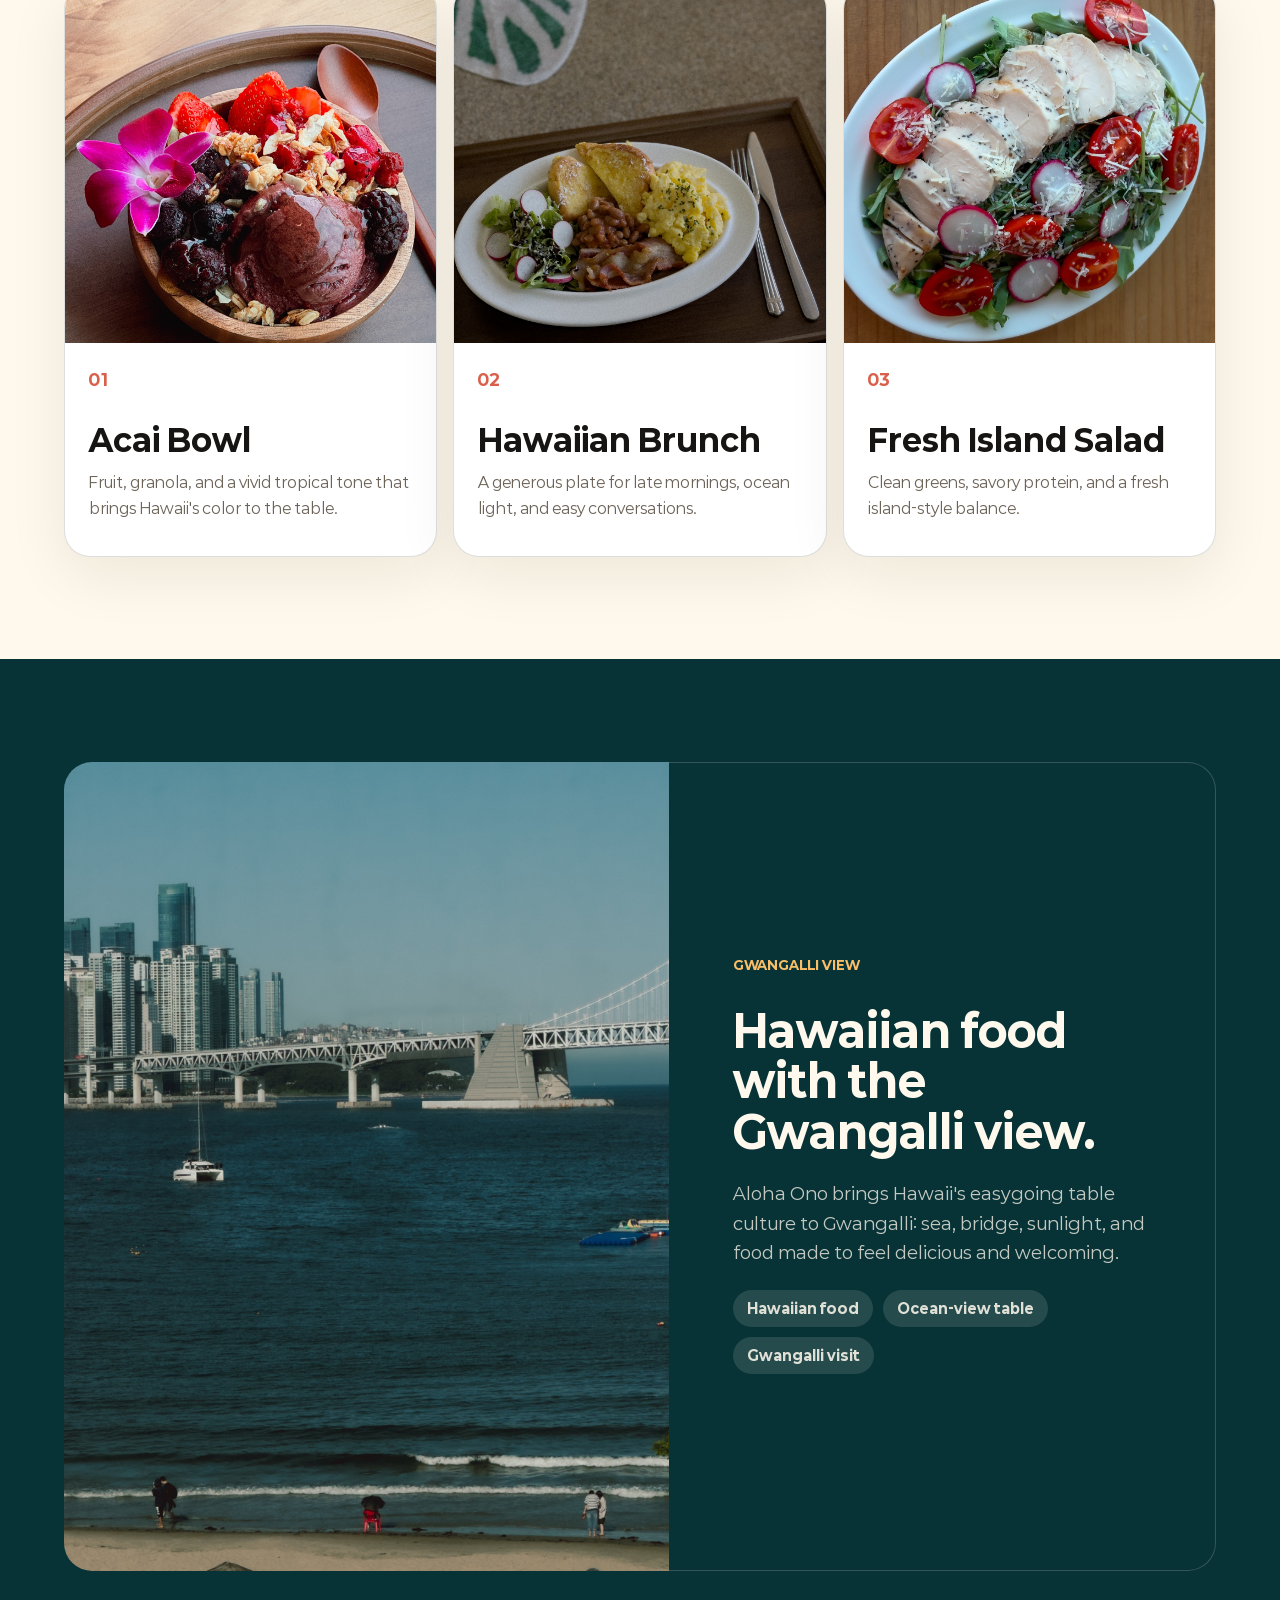
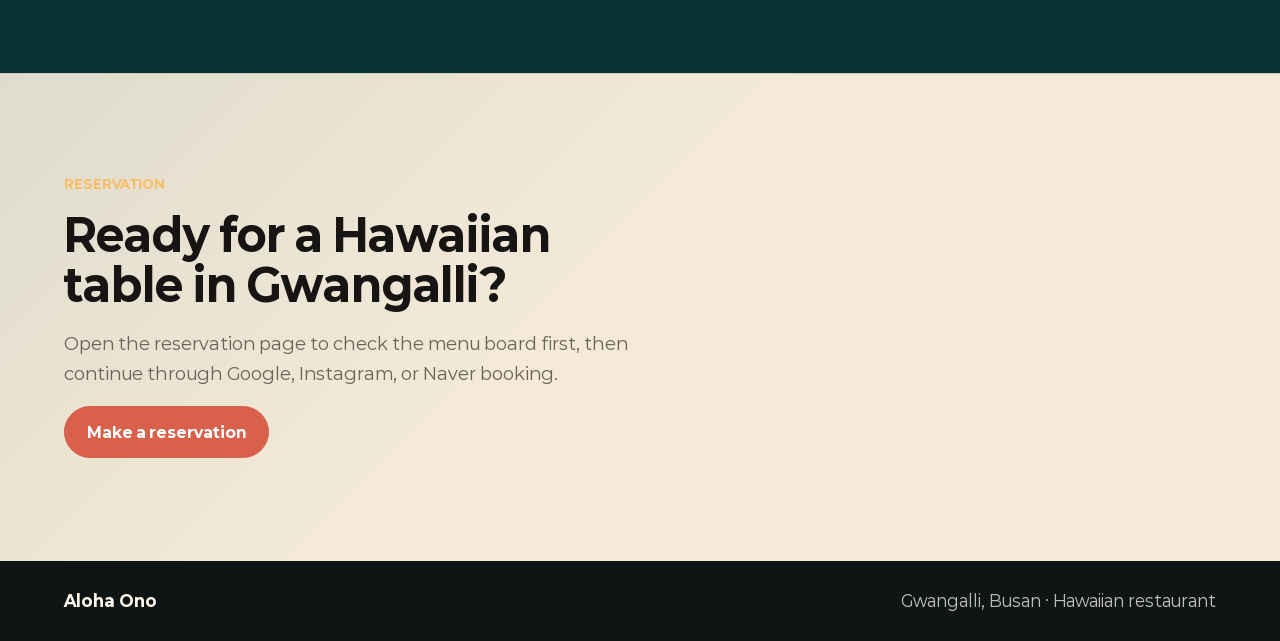
<file: alohaono/home/index.html>
<!doctype html>
<html lang="en">
  <head>
    <meta charset="UTF-8" />
    <meta name="viewport" content="width=device-width, initial-scale=1.0" />
    <!-- Google tag (gtag.js) -->
    <script async src="https://www.googletagmanager.com/gtag/js?id=AW-17717986178"></script>
    <script>
      window.dataLayer = window.dataLayer || [];
      function gtag(){dataLayer.push(arguments);}
      gtag('js', new Date());

      gtag('config', 'AW-17717986178');
    </script>
    <meta
      name="description"
      content="Aloha Ono is a Hawaiian restaurant in Gwangalli, Busan. Aloha means hello, and Ono means delicious."
    />
    <title>Aloha Ono | Hawaiian Restaurant in Gwangalli</title>
    <link rel="stylesheet" href="../styles.css" />
  </head>
  <body>
    <header class="site-header">
      <a class="brand" href="#top" aria-label="Aloha Ono home">
        <span class="brand-mark">AO</span>
        <span>Aloha Ono</span>
      </a>
      <nav class="site-nav" aria-label="Main navigation">
        <a href="#menu" data-i18n="navMenu">Menu</a>
        <a href="#view" data-i18n="navView">View</a>
        <a href="../reservation/" data-i18n="navReserve">Reserve</a>
        <a href="../reservation/#links" data-i18n="navLinks">Links</a>
      </nav>
      <button class="lang-toggle" type="button" data-lang-toggle aria-label="Switch language">KR</button>
    </header>

    <main id="top">
      <section class="hero">
        <img class="hero-image" src="../assets/ocean-table.jpg" alt="Hawaiian brunch table with Gwangalli beach view" />
        <div class="hero-shade" aria-hidden="true"></div>
        <div class="hero-content">
          <p class="eyebrow" data-i18n="heroEyebrow">Hawaiian Restaurant · Gwangalli</p>
          <h1 data-i18n="heroTitle">Aloha means hello. Ono means delicious.</h1>
          <p data-i18n="heroCopy">
            Aloha Ono serves Hawaiian-inspired food with a Gwangalli ocean view, bringing a warm island greeting and a delicious table to Busan.
          </p>
          <div class="hero-actions">
            <a class="button primary" href="../reservation/" data-i18n="heroReserve">Make a reservation</a>
            <a class="button secondary" href="#menu" data-i18n="heroExplore">Explore the table</a>
          </div>
        </div>
        <aside class="hero-card" aria-label="Aloha Ono summary">
          <span data-i18n="cardLabel">Today at Aloha Ono</span>
          <strong data-i18n="cardTitle">Hawaiian food by the sea</strong>
          <p data-i18n="cardCopy">Island mood, colorful plates, and a Gwangalli view come together at one table.</p>
        </aside>
      </section>

      <section class="intro">
        <div>
          <span class="section-kicker">Aloha + Ono</span>
          <h2 data-i18n="introTitle">A greeting that becomes a delicious meal.</h2>
        </div>
        <p data-i18n="introCopy">
          The name joins Aloha, Hawaii's warm greeting, with Ono, the Hawaiian word for delicious. Aloha Ono is a Hawaiian restaurant that serves that meaning through food, color, and a relaxed ocean-side mood.
        </p>
      </section>

      <section id="menu" class="menu-section">
        <div class="section-heading">
          <span class="section-kicker">Hawaiian Table</span>
          <h2 data-i18n="menuTitle">Hawaiian plates made bright, fresh, and satisfying.</h2>
        </div>
        <div class="menu-grid">
          <article>
            <img src="../assets/acai-bowl.jpg" alt="A colorful acai bowl with berries and orchid" />
            <div>
              <span>01</span>
              <h3 data-i18n="menuOneTitle">Acai Bowl</h3>
              <p data-i18n="menuOneCopy">Fruit, granola, and a vivid tropical tone that brings Hawaii's color to the table.</p>
            </div>
          </article>
          <article>
            <img src="../assets/brunch-plate.jpg" alt="Brunch plate with eggs and toast" />
            <div>
              <span>02</span>
              <h3 data-i18n="menuTwoTitle">Hawaiian Brunch</h3>
              <p data-i18n="menuTwoCopy">A generous plate for late mornings, ocean light, and easy conversations.</p>
            </div>
          </article>
          <article>
            <img src="../assets/chicken-salad.jpg" alt="Chicken salad plate" />
            <div>
              <span>03</span>
              <h3 data-i18n="menuThreeTitle">Fresh Island Salad</h3>
              <p data-i18n="menuThreeCopy">Clean greens, savory protein, and a fresh island-style balance.</p>
            </div>
          </article>
        </div>
      </section>

      <section id="view" class="view-section">
        <div class="view-image">
          <img src="../assets/hero-gwangalli.jpg" alt="Gwangalli bridge and sea view" />
        </div>
        <div class="view-copy">
          <span class="section-kicker">Gwangalli View</span>
          <h2 data-i18n="viewTitle">Hawaiian food with the Gwangalli view.</h2>
          <p data-i18n="viewCopy">
            Aloha Ono brings Hawaii's easygoing table culture to Gwangalli: sea, bridge, sunlight, and food made to feel delicious and welcoming.
          </p>
          <div class="view-points">
            <span data-i18n="viewPointOne">Hawaiian food</span>
            <span data-i18n="viewPointTwo">Ocean-view table</span>
            <span data-i18n="viewPointThree">Gwangalli visit</span>
          </div>
        </div>
      </section>

      <section class="home-reserve-cta">
        <span class="section-kicker">Reservation</span>
        <h2 data-i18n="homeReserveTitle">Ready for a Hawaiian table in Gwangalli?</h2>
        <p data-i18n="homeReserveCopy">Open the reservation page to check the menu board first, then continue through Google, Instagram, or Naver booking.</p>
        <a class="button primary" href="../reservation/" data-i18n="heroReserve">Make a reservation</a>
      </section>
    </main>

    <footer class="site-footer">
      <strong>Aloha Ono</strong>
      <span data-i18n="footerCopy">Gwangalli, Busan · Hawaiian restaurant</span>
    </footer>

    <script src="../script.js"></script>
  </body>
</html>
</file>
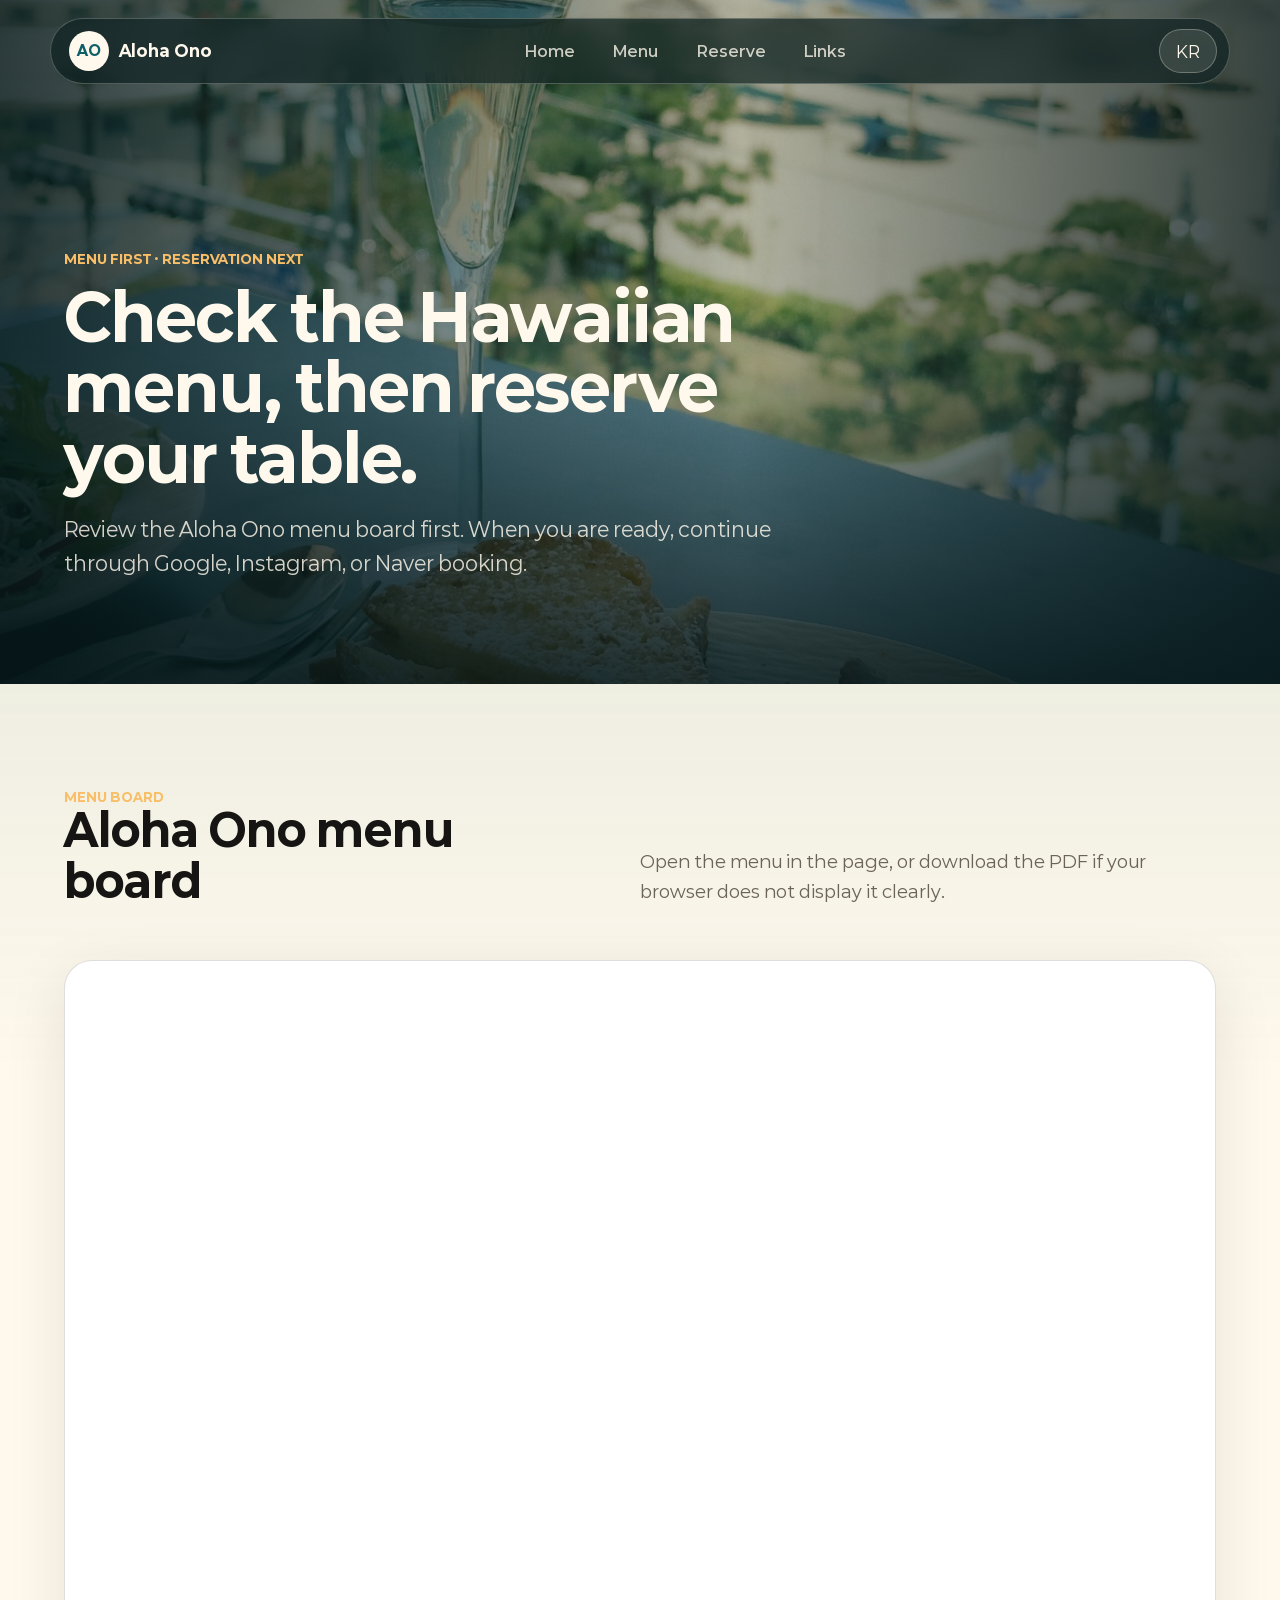
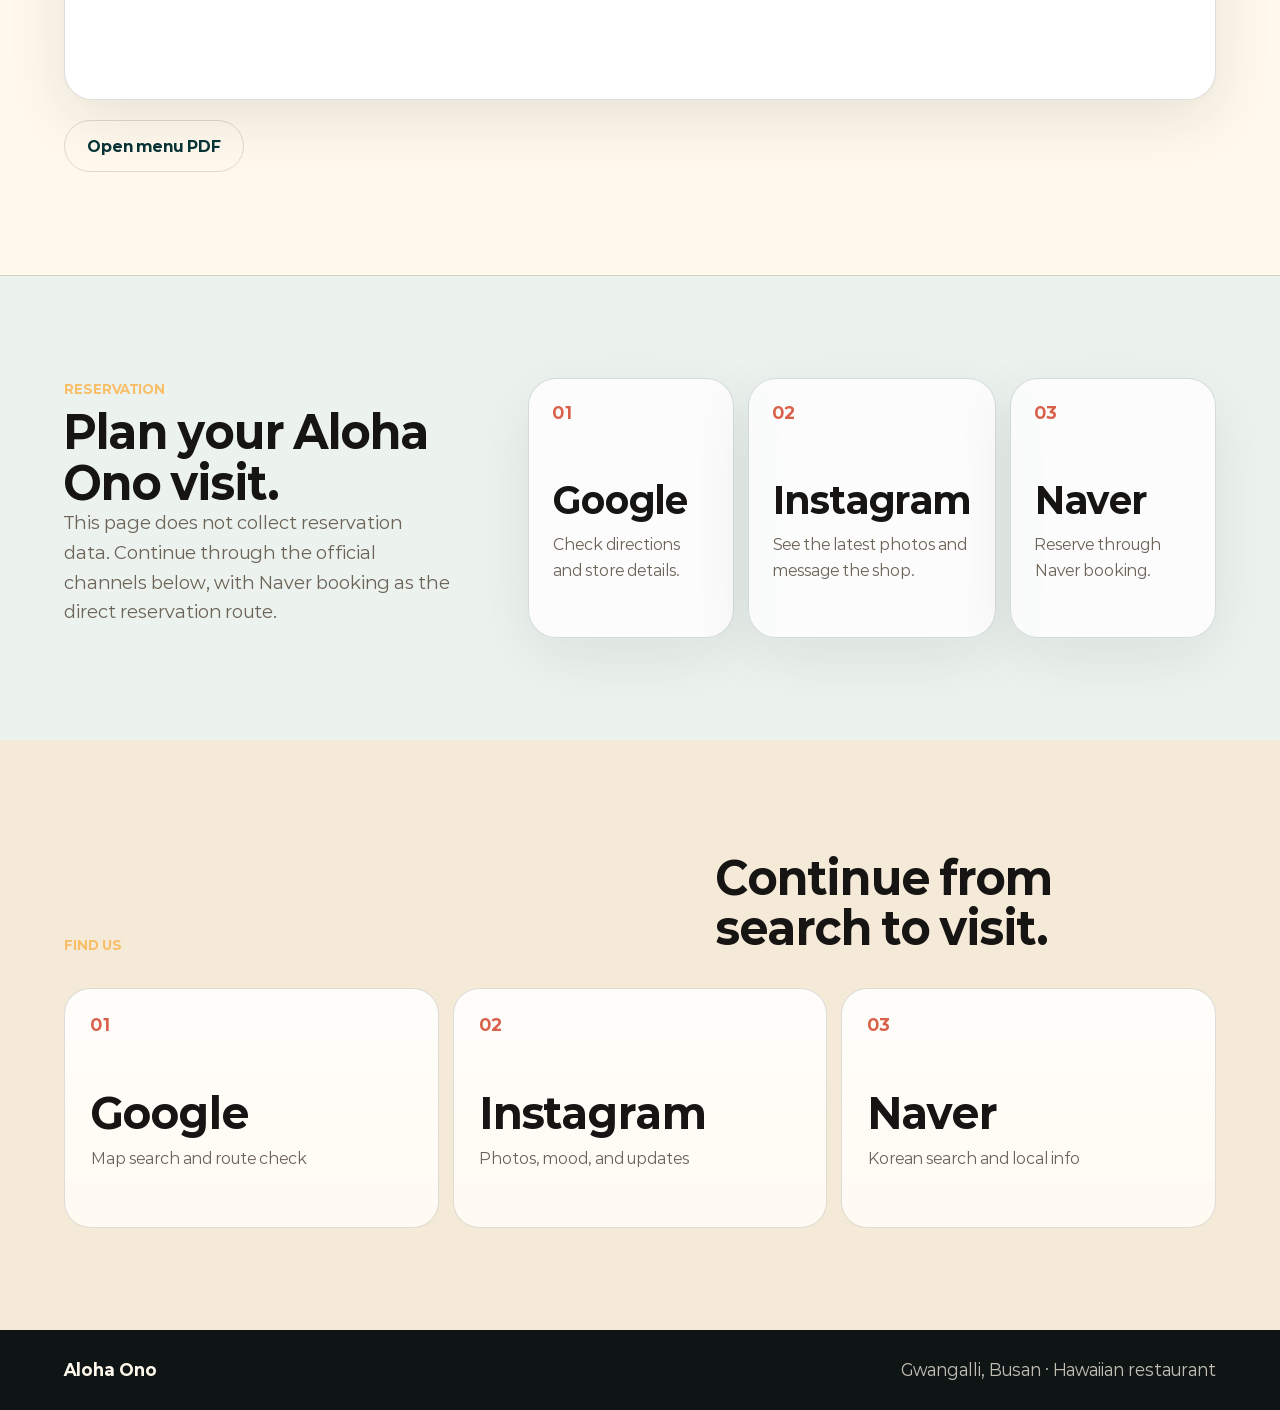
<file: alohaono/reservation/index.html>
<!doctype html>
<html lang="en">
  <head>
    <meta charset="UTF-8" />
    <meta name="viewport" content="width=device-width, initial-scale=1.0" />
    <!-- Google tag (gtag.js) -->
    <script async src="https://www.googletagmanager.com/gtag/js?id=AW-17717986178"></script>
    <script>
      window.dataLayer = window.dataLayer || [];
      function gtag(){dataLayer.push(arguments);}
      gtag('js', new Date());

      gtag('config', 'AW-17717986178');
      gtag('event', 'conversion', {'send_to': 'AW-17717986178/Au6yCPHiwcocElKHzIBC'});
    </script>
    <meta
      name="description"
      content="Reserve Aloha Ono in Gwangalli. Check the Hawaiian restaurant menu board and continue through Google, Instagram, or Naver booking."
    />
    <title>Aloha Ono | Reservation</title>
    <link rel="stylesheet" href="../styles.css" />
  </head>
  <body class="reservation-page">
    <header class="site-header">
      <a class="brand" href="../home/" aria-label="Aloha Ono home">
        <span class="brand-mark">AO</span>
        <span>Aloha Ono</span>
      </a>
      <nav class="site-nav" aria-label="Reservation navigation">
        <a href="../home/" data-i18n="navHome">Home</a>
        <a href="#menu-board" data-i18n="navMenu">Menu</a>
        <a href="#reserve" data-i18n="navReserve">Reserve</a>
        <a href="#links" data-i18n="navLinks">Links</a>
      </nav>
      <button class="lang-toggle" type="button" data-lang-toggle aria-label="Switch language">KR</button>
    </header>

    <main id="top">
      <section class="reservation-hero">
        <img class="hero-image" src="../assets/ocean-table.jpg" alt="Aloha Ono ocean-view table" />
        <div class="hero-shade" aria-hidden="true"></div>
        <div class="reservation-hero-copy">
          <p class="eyebrow" data-i18n="reservationEyebrow">Menu first · Reservation next</p>
          <h1 data-i18n="reservationTitle">Check the Hawaiian menu, then reserve your table.</h1>
          <p data-i18n="reservationCopy">
            Review the Aloha Ono menu board first. When you are ready, continue through Google, Instagram, or Naver booking.
          </p>
        </div>
      </section>

      <section id="menu-board" class="menu-board-section">
        <div class="section-heading">
          <div>
            <span class="section-kicker">Menu Board</span>
            <h2 data-i18n="menuBoardTitle">Aloha Ono menu board</h2>
          </div>
          <p class="section-note" data-i18n="menuBoardCopy">Open the menu in the page, or download the PDF if your browser does not display it clearly.</p>
        </div>
        <div class="menu-board-frame">
          <iframe src="../assets/alohaono-menu-may.pdf#view=FitH" title="Aloha Ono menu board"></iframe>
        </div>
        <a class="button menu-download" href="../assets/alohaono-menu-may.pdf" target="_blank" rel="noopener noreferrer" data-i18n="downloadMenu">Open menu PDF</a>
      </section>

      <section id="reserve" class="reserve-section reserve-page-section">
        <div class="reserve-copy">
          <span class="section-kicker">Reservation</span>
          <h2 data-i18n="reserveTitle">Plan your Aloha Ono visit.</h2>
          <p data-i18n="reserveCopy">
            This page does not collect reservation data. Continue through the official channels below, with Naver booking as the direct reservation route.
          </p>
        </div>
        <div class="reserve-links" aria-label="Reservation and contact channels">
          <a href="https://www.google.com/maps/search/?api=1&query=%EC%95%8C%EB%A1%9C%ED%95%98%EC%98%A4%EB%85%B8%20%EA%B4%91%EC%95%88%EB%A6%AC" target="_blank" rel="noopener noreferrer" data-external-link="google">
            <span>01</span>
            <strong>Google</strong>
            <em data-i18n="googleReserveCopy">Check directions and store details.</em>
          </a>
          <a href="https://www.instagram.com/aloha.ono_/" target="_blank" rel="noopener noreferrer" data-external-link="instagram">
            <span>02</span>
            <strong>Instagram</strong>
            <em data-i18n="instagramReserveCopy">See the latest photos and message the shop.</em>
          </a>
          <a href="https://map.naver.com/p/entry/place/2038053181?lng=129.1142551&lat=35.1466536&placePath=/booking?entry=plt&from=map&fromPanelNum=1&additionalHeight=76&timestamp=202606242049&locale=ko&svcName=map_pcv5&entry=plt&searchType=place&c=15.00,0,0,0,dh" target="_blank" rel="noopener noreferrer" data-external-link="naver">
            <span>03</span>
            <strong>Naver</strong>
            <em data-i18n="naverReserveCopy">Reserve through Naver booking.</em>
          </a>
        </div>
      </section>

      <section id="links" class="links-section">
        <div class="section-heading">
          <span class="section-kicker">Find Us</span>
          <h2 data-i18n="linksTitle">Continue from search to visit.</h2>
        </div>
        <div class="link-grid">
          <a href="https://www.google.com/maps/search/?api=1&query=%EC%95%8C%EB%A1%9C%ED%95%98%EC%98%A4%EB%85%B8%20%EA%B4%91%EC%95%88%EB%A6%AC" target="_blank" rel="noopener noreferrer" data-external-link="google">
            <span>01</span>
            <strong>Google</strong>
            <em data-i18n="googleCopy">Map search and route check</em>
          </a>
          <a href="https://www.instagram.com/aloha.ono_/" target="_blank" rel="noopener noreferrer" data-external-link="instagram">
            <span>02</span>
            <strong>Instagram</strong>
            <em data-i18n="instagramCopy">Photos, mood, and updates</em>
          </a>
          <a href="https://map.naver.com/p/entry/place/2038053181?lng=129.1142551&lat=35.1466536&placePath=/booking?entry=plt&from=map&fromPanelNum=1&additionalHeight=76&timestamp=202606242049&locale=ko&svcName=map_pcv5&entry=plt&searchType=place&c=15.00,0,0,0,dh" target="_blank" rel="noopener noreferrer" data-external-link="naver">
            <span>03</span>
            <strong>Naver</strong>
            <em data-i18n="naverCopy">Korean search and local info</em>
          </a>
        </div>
      </section>
    </main>

    <footer class="site-footer">
      <strong>Aloha Ono</strong>
      <span data-i18n="footerCopy">Gwangalli, Busan · Hawaiian restaurant</span>
    </footer>

    <script src="../script.js"></script>
  </body>
</html>
</file>
<file: styles.css>
:root {
  --page: #eef3ff;
  --paper: #ffffff;
  --ink: #17191f;
  --muted: #667084;
  --line: #d6deed;
  --blue: #3867ff;
  --cyan: #3867ff;
  --coral: #ff6f78;
  --amber: #ff9ab2;
  --violet: #5b7cff;
  --night: #171b23;
  --night-line: #3d4657;
  --outer: clamp(20px, 3.4vw, 52px);
  --ease-out: cubic-bezier(0.23, 1, 0.32, 1);
  --ease-in-out: cubic-bezier(0.77, 0, 0.175, 1);
  --press: 140ms;
  --signal: 180ms;
  --reveal: 220ms;
}

*,
*::before,
*::after {
  box-sizing: border-box;
}

html {
  scroll-behavior: smooth;
  scroll-padding-top: 88px;
}

body {
  margin: 0;
  color: var(--ink);
  background: var(--page);
  font-family: -apple-system, BlinkMacSystemFont, "Apple SD Gothic Neo", "Noto Sans KR", "Malgun Gothic", sans-serif;
  text-rendering: optimizeLegibility;
  -webkit-font-smoothing: antialiased;
}

body[data-menu-open="true"] {
  overflow: hidden;
}

button,
a {
  -webkit-tap-highlight-color: transparent;
}

button {
  font: inherit;
}

a {
  color: inherit;
}

img,
svg {
  display: block;
  max-width: 100%;
}

.skip-link {
  position: fixed;
  z-index: 100;
  top: 10px;
  left: 10px;
  min-height: 48px;
  padding: 13px 18px;
  border-radius: 999px;
  color: #fff;
  background: var(--ink);
  transform: translateY(-150%);
  transition: transform var(--signal) var(--ease-out);
}

.skip-link:focus {
  transform: translateY(0);
}

:focus-visible {
  outline: 3px solid var(--coral);
  outline-offset: 4px;
}

.site-header {
  position: relative;
  z-index: 40;
  display: flex;
  align-items: center;
  justify-content: space-between;
  width: min(100%, 1544px);
  min-height: 76px;
  margin: 0 auto;
  padding: 0 var(--outer);
}

.wordmark {
  display: inline-flex;
  align-items: center;
  min-height: 48px;
  gap: 10px;
  color: var(--ink);
  font-size: 14px;
  font-weight: 850;
  letter-spacing: .16em;
  text-decoration: none;
}

.wordmark-dot {
  width: 11px;
  height: 11px;
  border-radius: 50%;
  background: var(--blue);
  box-shadow: 8px 0 0 -3px var(--coral), 1px 8px 0 -3px var(--amber);
}

.desktop-nav {
  display: flex;
  align-items: center;
  gap: 26px;
}

.desktop-nav a,
.mobile-menu a {
  display: inline-flex;
  align-items: center;
  min-height: 48px;
  color: #414a5c;
  font-size: 13px;
  font-weight: 720;
  text-decoration: none;
  text-underline-offset: 6px;
}

.menu-trigger {
  display: none;
  align-items: center;
  justify-content: center;
  min-width: 62px;
  min-height: 48px;
  gap: 10px;
  border: 0;
  border-radius: 999px;
  color: #fff;
  background: var(--ink);
  cursor: pointer;
  transition: transform var(--press) var(--ease-out);
}

.menu-trigger:active,
.primary-action:active,
.secondary-action:active,
.field-signal:active,
.method-choices button:active,
.evidence-close:active {
  transform: scale(.97);
}

.menu-mark {
  width: 14px;
  height: 10px;
  border-top: 1px solid currentColor;
  border-bottom: 1px solid currentColor;
}

.mobile-menu {
  position: fixed;
  z-index: 45;
  top: 70px;
  right: 12px;
  left: 12px;
  padding: 14px 20px 22px;
  border: 1px solid #cbd5e8;
  border-radius: 24px;
  background: rgba(255, 255, 255, .98);
  box-shadow: 0 24px 70px rgba(32, 50, 86, .2);
}

.mobile-menu[hidden] {
  display: none;
}

.mobile-menu a {
  justify-content: space-between;
  border-bottom: 1px solid #e1e6f0;
}

.mobile-menu a::after {
  content: "↘";
  color: var(--blue);
}

.hero {
  display: grid;
  grid-template-columns: minmax(0, .88fr) minmax(620px, 1.12fr);
  gap: clamp(32px, 4vw, 72px);
  width: min(calc(100% - 24px), 1520px);
  min-height: 810px;
  margin: 0 auto;
  padding: 34px var(--outer) 56px;
  border-radius: 42px;
  background: linear-gradient(118deg, #f7f9ff 0%, #f7f9ff 58%, #edf1fb 100%);
  overflow: hidden;
}

.hero-copy {
  align-self: center;
  padding: 22px 0 34px;
}

.section-mark {
  display: flex;
  align-items: center;
  justify-content: space-between;
  gap: 16px;
  margin: 0 0 28px;
  padding-bottom: 12px;
  border-bottom: 1px solid var(--line);
  color: #5f6879;
  font-family: ui-monospace, SFMono-Regular, Menlo, Monaco, Consolas, monospace;
  font-size: 10px;
  font-weight: 760;
  letter-spacing: .12em;
  text-transform: uppercase;
}

.hero h1,
.editorial-section h2 {
  margin: 0;
  font-weight: 780;
  letter-spacing: -.055em;
  text-wrap: balance;
}

.hero h1 {
  max-width: 720px;
  font-size: clamp(50px, 5.4vw, 78px);
  line-height: .99;
}

.hero h1 em,
.method h2 em {
  color: var(--blue);
  font-style: normal;
}

.hero-lead {
  max-width: 610px;
  margin: 30px 0 0;
  color: #4f596b;
  font-size: clamp(16px, 1.25vw, 19px);
  line-height: 1.74;
  word-break: keep-all;
}

.hero-actions {
  display: flex;
  align-items: center;
  flex-wrap: wrap;
  gap: 18px 24px;
  margin-top: 34px;
}

.primary-action,
.secondary-action {
  display: inline-flex;
  align-items: center;
  justify-content: center;
  min-height: 52px;
  gap: 22px;
  font-size: 14px;
  font-weight: 820;
  text-decoration: none;
  transition: color var(--signal) ease, background-color var(--signal) ease, border-color var(--signal) ease, transform var(--press) var(--ease-out);
}

.primary-action {
  padding: 0 22px 0 24px;
  border-radius: 999px;
  color: #fff;
  background: var(--ink);
}

.secondary-action {
  position: relative;
  padding: 0 2px;
  color: var(--ink);
}

.secondary-action::after {
  position: absolute;
  right: 0;
  bottom: 6px;
  left: 0;
  height: 2px;
  background: var(--blue);
  content: "";
  transform: scaleX(.36);
  transform-origin: left;
  transition: transform var(--signal) var(--ease-out);
}

.hero-boundary {
  max-width: 540px;
  margin: 22px 0 0;
  color: #697286;
  font-size: 12px;
  line-height: 1.65;
}

.signal-editorial {
  --pointer-x: 72%;
  --pointer-y: 42%;
  position: relative;
  align-self: stretch;
  min-height: 690px;
  border: 1px solid rgba(196, 207, 227, .86);
  border-radius: 34px;
  background: rgba(255, 255, 255, .74);
  box-shadow: 0 30px 90px rgba(49, 75, 124, .09);
  overflow: hidden;
  isolation: isolate;
}

.signal-editorial::before,
.signal-editorial::after {
  position: absolute;
  z-index: -1;
  border-radius: 50%;
  content: "";
}

.signal-editorial::before {
  top: -160px;
  right: -120px;
  width: 390px;
  height: 390px;
  border: 1px solid rgba(56, 103, 255, .22);
}

.signal-editorial::after {
  bottom: -96px;
  left: -74px;
  width: 250px;
  height: 250px;
  background: rgba(255, 107, 94, .08);
}

.pointillist-window {
  position: absolute;
  z-index: 0;
  inset: 24px;
  border-radius: 28px;
  background: url("./assets/field-hands-pointillist.svg") center / cover no-repeat;
  opacity: .34;
  filter: saturate(.82) contrast(.96);
  -webkit-mask-image: radial-gradient(circle 150px at var(--pointer-x) var(--pointer-y), #000 0 66%, transparent 100%);
  mask-image: radial-gradient(circle 150px at var(--pointer-x) var(--pointer-y), #000 0 66%, transparent 100%);
  transition: opacity var(--reveal) ease, filter var(--reveal) ease;
}

.signal-editorial[data-pointer="active"] .pointillist-window {
  opacity: .96;
  filter: saturate(1.08) contrast(1.02);
}

.signal-dots {
  position: absolute;
  z-index: 1;
  inset: 0;
  pointer-events: none;
}

.signal-dots i {
  position: absolute;
  border-radius: 50%;
  transform: translate3d(0, 0, 0);
  transition: transform var(--reveal) var(--ease-out), opacity var(--signal) ease, box-shadow var(--signal) ease;
  will-change: transform;
}

.signal-dots i[data-near="true"] {
  opacity: .94 !important;
  box-shadow: 2px 0 0 rgba(255, 111, 120, .62), -2px 0 0 rgba(56, 103, 255, .58);
}

.field-signal {
  position: absolute;
  z-index: 3;
  display: grid;
  grid-template-columns: 34px 1fr;
  width: min(248px, 38%);
  min-height: 64px;
  padding: 10px 0;
  border: 0;
  color: var(--ink);
  background: transparent;
  text-align: left;
  cursor: pointer;
  transition: background-color var(--signal) ease, transform var(--press) var(--ease-out);
}

.field-signal::before {
  position: absolute;
  right: 0;
  bottom: 0;
  left: 34px;
  height: 1px;
  background: currentColor;
  content: "";
  opacity: .24;
  transform: scaleX(.28);
  transform-origin: left;
  transition: opacity var(--signal) ease, transform var(--signal) var(--ease-out);
}

.field-signal-question {
  top: 76px;
  left: 40px;
}

.field-signal-pause {
  top: 272px;
  right: 34px;
}

.field-signal-standard {
  bottom: 88px;
  left: 104px;
}

.signal-index {
  grid-row: 1 / 4;
  padding-top: 4px;
  color: var(--blue);
  font-family: ui-monospace, SFMono-Regular, Menlo, Monaco, Consolas, monospace;
  font-size: 10px;
  font-weight: 760;
}

.field-signal strong {
  color: var(--canon-black, #080a0f);
  font-size: clamp(17px, 1.35vw, 21px);
  line-height: 1.35;
  letter-spacing: -.035em;
  text-shadow: none;
  transform: none;
  word-break: keep-all;
}

.field-signal small {
  margin-top: 7px;
  color: #657084;
  font-size: 11px;
  line-height: 1.45;
  text-shadow: none;
  transform: none;
}

.field-signal b {
  margin-top: 9px;
  color: var(--blue);
  font-size: 11px;
  text-shadow: none;
  transform: none;
}

.field-signal .signal-index {
  text-shadow: none;
  transform: none;
}

.field-signal[data-proximate="true"],
.field-signal[aria-expanded="true"] {
  color: var(--canon-black, #080a0f);
  text-shadow: none;
}

.field-signal[data-proximate="true"]::before,
.field-signal[aria-expanded="true"]::before {
  opacity: .82;
  transform: scaleX(1);
}

.evidence-reveal {
  position: absolute;
  z-index: 8;
  inset: 74px 26px 28px;
  display: grid;
  grid-template-columns: minmax(0, 1.15fr) minmax(240px, .85fr);
  gap: 24px;
  margin: 0;
  padding: 18px;
  border: 1px solid rgba(191, 203, 225, .9);
  border-radius: 28px;
  background: rgba(255, 255, 255, .96);
  box-shadow: 0 28px 80px rgba(38, 59, 102, .17);
  opacity: 0;
  pointer-events: none;
  visibility: hidden;
  transition: opacity var(--reveal) ease;
}

.hero:not([data-reveal="none"]) .evidence-reveal {
  opacity: 1;
  pointer-events: auto;
  visibility: visible;
}

.hero:not([data-reveal="none"]) .pointillist-window {
  opacity: 0;
  visibility: hidden;
}

.evidence-image {
  min-height: 100%;
  border-radius: 20px;
  background: #eef3ff url("./assets/field-hands-pointillist.svg") center / cover no-repeat;
}

.evidence-reveal figcaption {
  align-self: end;
  padding: 20px 10px 12px 0;
}

.evidence-reveal figcaption > span {
  color: var(--blue);
  font-family: ui-monospace, SFMono-Regular, Menlo, Monaco, Consolas, monospace;
  font-size: 10px;
  font-weight: 780;
  letter-spacing: .12em;
}

.evidence-reveal figcaption strong {
  display: block;
  margin-top: 14px;
  font-size: clamp(22px, 2vw, 31px);
  line-height: 1.17;
  letter-spacing: -.045em;
  word-break: keep-all;
}

.evidence-reveal figcaption p {
  margin: 18px 0 0;
  color: #5d6678;
  font-size: 13px;
  line-height: 1.7;
  word-break: keep-all;
}

.evidence-reveal figcaption em {
  display: block;
  margin-top: 24px;
  padding-top: 14px;
  border-top: 1px solid var(--line);
  color: var(--coral);
  font-size: 12px;
  font-style: normal;
  font-weight: 800;
  line-height: 1.6;
}

.evidence-close {
  position: absolute;
  top: 16px;
  right: 16px;
  min-width: 52px;
  min-height: 48px;
  border: 1px solid #c5cfe1;
  border-radius: 999px;
  color: var(--ink);
  background: #fff;
  cursor: pointer;
  transition: color var(--signal) ease, border-color var(--signal) ease, transform var(--press) var(--ease-out);
}

.field-caption {
  position: absolute;
  z-index: 4;
  right: 26px;
  bottom: 22px;
  left: 26px;
  display: flex;
  align-items: center;
  justify-content: space-between;
  gap: 16px;
  margin: 0;
  color: #748095;
  font-size: 10px;
  line-height: 1.5;
}

.field-caption span {
  color: var(--ink);
  font-weight: 800;
}

.editorial-section {
  width: min(100%, 1544px);
  margin: 0 auto;
  padding: 132px var(--outer);
}

.editorial-section h2 {
  font-size: clamp(42px, 5.2vw, 76px);
  line-height: 1.03;
}

.section-intro {
  display: grid;
  grid-template-columns: minmax(0, .88fr) minmax(0, 1.12fr);
  gap: clamp(40px, 8vw, 120px);
}

.problem-rhythm {
  display: grid;
  grid-template-columns: minmax(240px, .75fr) minmax(0, 1.25fr);
  gap: clamp(44px, 8vw, 120px);
  margin-top: 100px;
}

.problem-lead {
  margin: 0;
  color: #576175;
  font-size: clamp(18px, 2vw, 28px);
  line-height: 1.55;
  letter-spacing: -.025em;
  word-break: keep-all;
}

.problem-rhythm ol {
  margin: 0;
  padding: 0;
  list-style: none;
}

.problem-rhythm li {
  display: grid;
  grid-template-columns: 90px 1fr;
  gap: 24px;
  padding: 24px 0;
  border-top: 1px solid #cbd5e7;
}

.problem-rhythm li:last-child {
  border-bottom: 1px solid #cbd5e7;
}

.problem-rhythm li span {
  color: var(--blue);
  font-size: 12px;
  font-weight: 800;
}

.problem-rhythm li strong {
  font-size: clamp(17px, 1.6vw, 23px);
  line-height: 1.5;
  letter-spacing: -.025em;
  word-break: keep-all;
}

.method {
  display: grid;
  grid-template-columns: minmax(310px, .72fr) minmax(580px, 1.28fr);
  gap: clamp(44px, 6vw, 94px);
  width: min(calc(100% - 24px), 1520px);
  padding: 74px clamp(24px, 4vw, 70px);
  border-radius: 42px;
  color: #fff;
  background: var(--night);
  overflow: hidden;
}

.section-mark-dark {
  color: #9eabc0;
  border-color: var(--night-line);
}

.method h2 {
  font-size: clamp(40px, 4.3vw, 66px);
}

.method .method-copy > p:not(.section-mark):not(.method-live) {
  max-width: 500px;
  margin: 28px 0 0;
  color: #aeb8c9;
  font-size: 16px;
  line-height: 1.75;
  word-break: keep-all;
}

.method-choices {
  display: flex;
  flex-wrap: wrap;
  gap: 8px;
  margin-top: 38px;
}

.method-choices button {
  display: inline-flex;
  align-items: center;
  min-height: 48px;
  gap: 9px;
  padding: 0 15px;
  border: 1px solid #444d5e;
  border-radius: 999px;
  color: #b7c0d0;
  background: transparent;
  cursor: pointer;
  transition: color var(--signal) ease, background-color var(--signal) ease, border-color var(--signal) ease, transform var(--press) var(--ease-out);
}

.method-choices button[aria-pressed="true"] {
  color: var(--ink);
  border-color: #fff;
  background: #fff;
}

.choice-dot {
  width: 8px;
  height: 8px;
  border-radius: 50%;
}

.choice-blue {
  background: var(--blue);
}

.choice-coral {
  background: var(--coral);
}

.choice-violet {
  background: var(--violet);
}

.method-live {
  margin: 22px 0 0;
  padding-left: 16px;
  border-left: 2px solid var(--coral);
  color: #f1f4fa;
  font-size: 13px;
  line-height: 1.65;
  word-break: keep-all;
}

.method-atlas {
  position: relative;
  min-height: 540px;
  border: 1px solid #3e4758;
  border-radius: 30px;
  background: radial-gradient(circle at 32% 46%, rgba(56, 103, 255, .13), transparent 30%), #151922;
  overflow: hidden;
  isolation: isolate;
}

.method-atlas::before {
  position: absolute;
  inset: 0;
  z-index: -1;
  background-image: radial-gradient(circle, rgba(176, 190, 214, .26) 1px, transparent 1.5px);
  background-size: 24px 24px;
  content: "";
  opacity: .22;
}

.method-dot-field {
  position: absolute;
  z-index: 3;
  top: 86px;
  left: 18px;
  width: 230px;
  height: 230px;
  pointer-events: none;
}

.method-dot-field i {
  position: absolute;
  top: 0;
  left: 0;
  border-radius: 50%;
  transition: transform var(--reveal) var(--ease-in-out), opacity var(--signal) ease;
  will-change: transform;
}

.method[data-keyboard-change="true"] .method-dot-field i,
.hero[data-keyboard-change="true"] .signal-dots i {
  transition-duration: .01ms;
}

.hero[data-keyboard-change="true"] .evidence-reveal {
  transition-duration: .01ms;
}

.method-lines {
  position: absolute;
  z-index: 2;
  inset: 0;
  width: 100%;
  height: 100%;
}

.method-lines path {
  fill: none;
  stroke-linecap: round;
  stroke-width: 2;
  vector-effect: non-scaling-stroke;
  transition: stroke var(--signal) ease, opacity var(--signal) ease;
}

.line-signal {
  stroke: #566177;
  stroke-dasharray: 2 8;
}

.line-action {
  stroke: var(--blue);
}

.line-approval {
  stroke: #7b8494;
  stroke-dasharray: 3 8;
}

.method[data-method-active="pause"] .line-two,
.method[data-method-active="standard"] .line-three,
.method[data-method-active="question"] .line-one {
  stroke: var(--coral);
  stroke-width: 3;
  opacity: 1;
}

.atlas-label,
.atlas-action,
.atlas-approval,
.atlas-result {
  position: absolute;
  z-index: 4;
}

.atlas-label-signals {
  top: 40px;
  left: 34px;
}

.atlas-label span,
.atlas-action > span,
.atlas-approval > span,
.atlas-result > span {
  display: block;
  color: #9ea9bc;
  font-family: ui-monospace, SFMono-Regular, Menlo, Monaco, Consolas, monospace;
  font-size: 9px;
  font-weight: 780;
  letter-spacing: .12em;
}

.atlas-label small {
  display: block;
  margin-top: 5px;
  color: #68758a;
  font-size: 10px;
}

.atlas-action {
  top: 160px;
  left: 42%;
  width: 180px;
  padding: 20px;
  border: 1px solid rgba(56, 103, 255, .72);
  border-radius: 22px;
  background: rgba(23, 27, 35, .92);
  box-shadow: 0 0 0 8px rgba(56, 103, 255, .06);
}

.atlas-action strong {
  display: block;
  margin-top: 10px;
  font-size: 14px;
  line-height: 1.45;
  letter-spacing: -.02em;
}

.atlas-approval {
  top: 102px;
  right: 26px;
  width: 150px;
  padding: 18px;
  border: 1px solid #454e60;
  border-radius: 20px;
  background: #1d222c;
}

.atlas-approval ul {
  display: grid;
  gap: 8px;
  margin: 12px 0 0;
  padding: 0;
  list-style: none;
}

.atlas-approval li {
  display: flex;
  align-items: center;
  gap: 8px;
  color: #c4ccda;
  font-size: 10px;
}

.atlas-approval li::before {
  width: 6px;
  height: 6px;
  border: 1px solid var(--amber);
  border-radius: 50%;
  content: "";
}

.atlas-result {
  right: 26px;
  bottom: 76px;
  width: 150px;
  padding: 17px;
  border: 1px dashed #596477;
  border-radius: 18px;
}

.atlas-result strong {
  display: block;
  margin-top: 8px;
  color: #8995a8;
  font-size: 12px;
  font-weight: 640;
}

.atlas-caption {
  position: absolute;
  right: 28px;
  bottom: 24px;
  left: 28px;
  margin: 0;
  color: #7f8a9e;
  font-size: 10px;
  line-height: 1.5;
}

.partnership-flow {
  display: grid;
  grid-template-columns: repeat(3, 1fr);
  gap: 0;
  margin-top: 104px;
  border-top: 1px solid #c9d3e5;
  border-bottom: 1px solid #c9d3e5;
}

.partnership-flow article {
  min-height: 330px;
  padding: 28px clamp(20px, 3vw, 42px) 38px;
}

.partnership-flow article + article {
  border-left: 1px solid #c9d3e5;
}

.partnership-flow span {
  color: var(--blue);
  font-size: 11px;
  font-weight: 820;
}

.partnership-flow h3 {
  margin: 70px 0 0;
  font-size: clamp(23px, 2.15vw, 33px);
  line-height: 1.3;
  letter-spacing: -.045em;
  word-break: keep-all;
}

.partnership-flow p {
  margin: 24px 0 0;
  color: #687286;
  font-size: 13px;
  line-height: 1.7;
  word-break: keep-all;
}

.proof {
  display: grid;
  grid-template-columns: minmax(280px, .8fr) minmax(0, 1.2fr);
  gap: clamp(52px, 8vw, 130px);
  background: #fff;
  border-radius: 42px;
}

.proof-heading > p:last-child {
  max-width: 470px;
  margin: 28px 0 0;
  color: #677185;
  font-size: 15px;
  line-height: 1.7;
}

.proof-ledger article {
  display: grid;
  grid-template-columns: 100px minmax(150px, .75fr) minmax(0, 1.25fr);
  gap: 22px;
  align-items: start;
  padding: 28px 0 32px;
  border-top: 1px solid var(--line);
}

.proof-ledger article:last-child {
  border-bottom: 1px solid var(--line);
}

.proof-state {
  display: inline-flex;
  align-items: center;
  justify-content: center;
  min-height: 30px;
  padding: 0 10px;
  border-radius: 999px;
  font-size: 10px;
  font-weight: 820;
}

.proof-now {
  color: #fff;
  background: var(--blue);
}

.proof-testing {
  color: #563b00;
  background: #f7cb6c;
}

.proof-empty {
  color: #7b2e27;
  background: #ffd9d5;
}

.proof-ledger h3 {
  margin: 3px 0 0;
  font-size: 19px;
  line-height: 1.4;
  letter-spacing: -.03em;
}

.proof-ledger p {
  margin: 3px 0 0;
  color: #667084;
  font-size: 13px;
  line-height: 1.7;
  word-break: keep-all;
}

.note {
  display: grid;
  grid-template-columns: minmax(260px, .7fr) minmax(0, 1.3fr);
  gap: clamp(50px, 10vw, 160px);
}

.note-heading h2 {
  font-size: clamp(39px, 4.7vw, 68px);
}

.note-empty {
  padding: 30px 0 0;
  border-top: 1px solid #cbd5e7;
}

.note-empty > p {
  display: flex;
  align-items: center;
  justify-content: space-between;
  gap: 20px;
  margin: 0;
}

.note-empty > p strong {
  color: var(--coral);
  font-size: 12px;
}

.note-empty > p span {
  color: #697386;
  font-size: 12px;
}

.note-empty dl {
  display: grid;
  grid-template-columns: repeat(2, 1fr);
  gap: 0;
  margin: 72px 0 0;
}

.note-empty dl div {
  min-height: 122px;
  padding: 22px;
  border-top: 1px solid #d5ddec;
}

.note-empty dl div:nth-child(even) {
  border-left: 1px solid #d5ddec;
}

.note-empty dt {
  color: #737e91;
  font-size: 11px;
}

.note-empty dd {
  margin: 22px 0 0;
  font-size: 18px;
  font-weight: 780;
}

.fit {
  display: grid;
  grid-template-columns: minmax(280px, .76fr) minmax(0, 1.24fr);
  gap: clamp(52px, 8vw, 130px);
  width: min(calc(100% - 24px), 1520px);
  margin-bottom: 12px;
  border-radius: 42px;
  color: #fff;
  background: var(--blue);
}

.section-mark-fit {
  color: rgba(255, 255, 255, .72);
  border-color: rgba(255, 255, 255, .34);
}

.fit-copy > p:last-child {
  max-width: 470px;
  margin: 30px 0 0;
  color: rgba(255, 255, 255, .78);
  font-size: 15px;
  line-height: 1.75;
  word-break: keep-all;
}

.fit-signals {
  margin: 0;
  padding: 0;
  list-style: none;
}

.fit-signals li {
  display: grid;
  grid-template-columns: 52px 1fr;
  gap: 20px;
  padding: 24px 0;
  border-top: 1px solid rgba(255, 255, 255, .34);
}

.fit-signals li > span {
  color: #b9c8ff;
  font-family: ui-monospace, SFMono-Regular, Menlo, Monaco, Consolas, monospace;
  font-size: 10px;
}

.fit-signals p {
  margin: 0;
  color: rgba(255, 255, 255, .8);
  font-size: 14px;
  line-height: 1.7;
  word-break: keep-all;
}

.fit-signals strong {
  color: #fff;
}

.first-flow {
  margin-top: 44px;
  padding: 28px;
  border-radius: 28px;
  color: var(--ink);
  background: #fff;
}

.first-flow > p {
  margin: 0;
  color: var(--blue);
  font-size: 12px;
  font-weight: 840;
}

.first-flow ol {
  display: grid;
  grid-template-columns: repeat(2, 1fr);
  gap: 18px 28px;
  margin: 28px 0 0;
  padding: 0;
  list-style: none;
}

.first-flow li {
  display: grid;
  grid-template-columns: 26px 1fr;
  gap: 8px;
  font-size: 12px;
  line-height: 1.6;
}

.first-flow li span {
  color: var(--coral);
  font-weight: 840;
}

.first-flow small {
  display: block;
  margin-top: 26px;
  padding-top: 16px;
  border-top: 1px solid #d8dfec;
  color: #6a7487;
  font-size: 10px;
}

.site-footer {
  display: grid;
  grid-template-columns: .6fr 1.1fr .7fr;
  gap: 40px;
  width: min(calc(100% - 24px), 1520px);
  margin: 0 auto 12px;
  padding: 48px var(--outer);
  border-radius: 38px;
  color: #fff;
  background: var(--ink);
}

.footer-name {
  margin: 0;
  font-size: 15px;
  font-weight: 850;
  letter-spacing: .18em;
}

.site-footer > p:not(.footer-name) {
  max-width: 500px;
  margin: 0;
  color: #b9c1cf;
  font-size: 13px;
  line-height: 1.7;
}

.site-footer nav {
  display: flex;
  flex-wrap: wrap;
  align-items: flex-start;
  justify-content: flex-end;
  gap: 12px 20px;
}

.site-footer nav a {
  display: inline-flex;
  align-items: center;
  min-height: 48px;
  color: #fff;
  font-size: 12px;
  text-underline-offset: 5px;
}

@media (hover: hover) and (pointer: fine) {
  .desktop-nav a:hover,
  .site-footer nav a:hover {
    text-decoration: underline;
  }

  .primary-action:hover {
    background: var(--blue);
  }

  .secondary-action:hover::after {
    transform: scaleX(1);
  }

  .field-signal:hover {
    color: var(--blue);
  }

  .method-choices button:hover:not([aria-pressed="true"]) {
    color: #fff;
    border-color: #768196;
  }

  .evidence-close:hover {
    color: var(--blue);
    border-color: var(--blue);
  }
}

@media (max-width: 1120px) {
  .hero {
    grid-template-columns: minmax(0, .82fr) minmax(510px, 1.18fr);
  }

  .method {
    grid-template-columns: minmax(280px, .68fr) minmax(500px, 1.32fr);
  }

  .atlas-action {
    left: 39%;
  }
}

@media (max-width: 900px) {
  .desktop-nav {
    display: none;
  }

  .menu-trigger {
    display: inline-flex;
  }

  .hero {
    grid-template-columns: 1fr;
    padding-top: 18px;
  }

  .hero-copy {
    padding-bottom: 0;
  }

  .signal-editorial {
    min-height: 640px;
  }

  .section-intro,
  .problem-rhythm,
  .method,
  .proof,
  .note,
  .fit {
    grid-template-columns: 1fr;
  }

  .problem-rhythm,
  .partnership-flow {
    margin-top: 70px;
  }

  .method {
    gap: 56px;
  }

  .partnership-flow {
    grid-template-columns: 1fr;
  }

  .partnership-flow article {
    min-height: 0;
  }

  .partnership-flow article + article {
    border-top: 1px solid #c9d3e5;
    border-left: 0;
  }

  .partnership-flow h3 {
    margin-top: 42px;
  }

  .proof-ledger article {
    grid-template-columns: 100px minmax(150px, .8fr) minmax(0, 1.2fr);
  }

  .site-footer {
    grid-template-columns: .7fr 1.3fr;
  }

  .site-footer nav {
    grid-column: 1 / 3;
    justify-content: flex-start;
  }

}

@media (max-width: 560px) {
  :root {
    --outer: 18px;
  }

  html {
    scroll-padding-top: 72px;
  }

  .site-header {
    min-height: 68px;
    padding: 0 16px;
  }

  .wordmark {
    font-size: 12px;
  }

  .hero {
    width: calc(100% - 16px);
    min-height: 0;
    gap: 30px;
    padding: 16px 18px 18px;
    border-radius: 28px;
  }

  .hero-copy {
    padding-top: 4px;
  }

  .section-mark {
    margin-bottom: 22px;
  }

  .hero h1 {
    max-width: 340px;
    font-size: clamp(39px, 11.8vw, 48px);
    line-height: 1.04;
    letter-spacing: -.06em;
  }

  .hero-lead {
    margin-top: 23px;
    font-size: 15px;
    line-height: 1.68;
  }

  .hero-actions {
    align-items: flex-start;
    flex-direction: column;
    gap: 8px;
    margin-top: 26px;
  }

  .primary-action,
  .secondary-action {
    min-height: 50px;
  }

  .hero-boundary {
    margin-top: 15px;
    font-size: 10px;
  }

  .signal-editorial {
    min-height: 598px;
    border-radius: 24px;
  }

  .pointillist-window {
    inset: 12px;
    border-radius: 18px;
    opacity: .5;
    -webkit-mask-image: radial-gradient(circle 120px at var(--pointer-x) var(--pointer-y), #000 0 68%, transparent 100%);
    mask-image: radial-gradient(circle 120px at var(--pointer-x) var(--pointer-y), #000 0 68%, transparent 100%);
  }

  .field-signal {
    width: 190px;
    grid-template-columns: 28px 1fr;
  }

  .field-signal-question {
    top: 46px;
    left: 14px;
  }

  .field-signal-pause {
    top: 220px;
    right: 10px;
  }

  .field-signal-standard {
    bottom: 78px;
    left: 20px;
  }

  .field-signal strong {
    font-size: 17px;
  }

  .field-caption {
    right: 14px;
    bottom: 12px;
    left: 14px;
  }

  .field-caption span {
    display: none;
  }

  .evidence-reveal {
    inset: 14px;
    grid-template-columns: 1fr;
    grid-template-rows: minmax(240px, 1.1fr) minmax(190px, .9fr);
    gap: 12px;
    padding: 10px;
    border-radius: 20px;
  }

  .evidence-image {
    min-height: 240px;
    border-radius: 14px;
  }

  .evidence-reveal figcaption {
    padding: 8px 6px 8px;
  }

  .evidence-reveal figcaption strong {
    max-width: 290px;
    margin-top: 8px;
    font-size: 21px;
  }

  .evidence-reveal figcaption p {
    margin-top: 10px;
    font-size: 11px;
  }

  .evidence-reveal figcaption em {
    margin-top: 12px;
    padding-top: 10px;
    font-size: 10px;
  }

  .evidence-close {
    top: 16px;
    right: 16px;
    background: rgba(255, 255, 255, .94);
  }

  .editorial-section {
    padding: 92px var(--outer);
  }

  .editorial-section h2 {
    font-size: clamp(37px, 10.5vw, 45px);
    line-height: 1.06;
  }

  .section-intro,
  .problem-rhythm {
    gap: 46px;
  }

  .problem-rhythm {
    margin-top: 54px;
  }

  .problem-lead {
    font-size: 19px;
  }

  .problem-rhythm li {
    grid-template-columns: 62px 1fr;
    gap: 12px;
    padding: 20px 0;
  }

  .problem-rhythm li strong {
    font-size: 16px;
  }

  .method {
    width: calc(100% - 16px);
    padding: 46px 18px 18px;
    border-radius: 28px;
  }

  .method h2 {
    font-size: 39px;
  }

  .method .method-copy > p:not(.section-mark):not(.method-live) {
    font-size: 14px;
  }

  .method-choices {
    gap: 6px;
    margin-top: 28px;
  }

  .method-choices button {
    flex: 1 1 98px;
    justify-content: center;
    padding: 0 10px;
    font-size: 11px;
  }

  .method-atlas {
    min-height: 510px;
    border-radius: 22px;
  }

  .method-dot-field {
    top: 82px;
    left: 6px;
    transform: scale(.8);
    transform-origin: top left;
  }

  .atlas-label-signals {
    top: 30px;
    left: 20px;
  }

  .atlas-action {
    top: 226px;
    left: 20px;
    width: 170px;
  }

  .atlas-approval {
    top: 106px;
    right: 16px;
    width: 126px;
    padding: 14px;
  }

  .atlas-result {
    right: 16px;
    bottom: 70px;
    width: 126px;
  }

  .atlas-caption {
    right: 18px;
    bottom: 20px;
    left: 18px;
  }

  .partnership-flow {
    margin-top: 56px;
  }

  .partnership-flow article {
    padding: 24px 0 34px;
  }

  .partnership-flow h3 {
    margin-top: 36px;
    font-size: 25px;
  }

  .proof {
    width: calc(100% - 16px);
    padding: 56px 18px;
    border-radius: 28px;
  }

  .proof-ledger article {
    grid-template-columns: 90px 1fr;
    gap: 12px 16px;
  }

  .proof-ledger p {
    grid-column: 2;
  }

  .note-empty > p {
    align-items: flex-start;
    flex-direction: column;
  }

  .note-empty dl {
    grid-template-columns: 1fr;
    margin-top: 44px;
  }

  .note-empty dl div:nth-child(even) {
    border-left: 0;
  }

  .fit {
    width: calc(100% - 16px);
    padding: 56px 18px;
    border-radius: 28px;
  }

  .fit-signals li {
    grid-template-columns: 38px 1fr;
    gap: 10px;
  }

  .first-flow {
    padding: 22px;
    border-radius: 22px;
  }

  .first-flow ol {
    grid-template-columns: 1fr;
  }

  .site-footer {
    grid-template-columns: 1fr;
    width: calc(100% - 16px);
    margin-bottom: 8px;
    padding: 38px 18px;
    border-radius: 28px;
  }

  .site-footer nav,
}

@media (hover: none), (pointer: coarse) {
  .signal-editorial[data-pointer="active"] .pointillist-window {
    opacity: .5;
  }

  .signal-dots i,
  .method-dot-field i {
    will-change: auto;
  }
}

html[data-input="coarse"] .signal-editorial[data-pointer="active"] .pointillist-window {
  opacity: .5;
}

html[data-input="coarse"] .signal-dots i,
html[data-input="coarse"] .method-dot-field i {
  will-change: auto;
}

html[data-motion="reduce"] {
  scroll-behavior: auto;
}

html[data-motion="reduce"] *,
html[data-motion="reduce"] *::before,
html[data-motion="reduce"] *::after {
  animation-duration: .01ms !important;
  animation-iteration-count: 1 !important;
  scroll-behavior: auto !important;
  transition-duration: .01ms !important;
}

html[data-motion="reduce"] .field-signal,
html[data-motion="reduce"] .signal-dots i,
html[data-motion="reduce"] .method-dot-field i,
html[data-motion="reduce"] .primary-action,
html[data-motion="reduce"] .secondary-action,
html[data-motion="reduce"] .menu-trigger,
html[data-motion="reduce"] .evidence-close {
  transform: none !important;
}

html[data-motion="reduce"] .pointillist-window {
  opacity: .56;
  filter: none;
}

@media (prefers-reduced-motion: reduce) {
  html {
    scroll-behavior: auto;
  }

  *,
  *::before,
  *::after {
    animation-duration: .01ms !important;
    animation-iteration-count: 1 !important;
    scroll-behavior: auto !important;
    transition-duration: .01ms !important;
  }

  .field-signal,
  .signal-dots i,
  .method-dot-field i,
  .primary-action,
  .secondary-action,
  .menu-trigger,
  .evidence-close {
    transform: none !important;
  }

  .pointillist-window {
    opacity: .56;
    filter: none;
  }
}

@media print {
  .menu-trigger,
  .signal-dots,
  .hero-actions,
  .evidence-close {
    display: none;
  }

  .hero,
  .method,
  .proof,
  .fit,
  .site-footer {
    color: #000;
    background: #fff;
    box-shadow: none;
  }
}

/* Interaction depth v2: five later public narrative scenes */
.depth-section[data-motion-ready="true"] .scroll-rise {
  opacity: .18;
  transform: translate3d(0, 28px, 0);
  transition: opacity 240ms ease, transform 240ms var(--ease-out);
}

.depth-section[data-inview="true"] .scroll-rise {
  opacity: 1;
  transform: translate3d(0, 0, 0);
}

.operating-stage {
  display: grid;
  grid-template-columns: minmax(560px, 1.18fr) minmax(300px, .82fr);
  gap: clamp(42px, 6vw, 96px);
  align-items: center;
  min-height: 720px;
  margin-top: 68px;
}

.operating-deck {
  position: relative;
  min-height: 590px;
  perspective: 1400px;
}

.operating-card {
  position: absolute;
  display: grid;
  align-content: start;
  width: min(390px, 64%);
  min-height: 320px;
  padding: 30px;
  border: 1px solid #bac6da;
  border-radius: 28px;
  color: var(--ink);
  background: rgba(255, 255, 255, .96);
  box-shadow: 0 24px 70px rgba(35, 56, 96, .12);
  text-align: left;
  cursor: pointer;
  transform-origin: 50% 92%;
  transition: color var(--signal) ease, border-color var(--signal) ease, box-shadow var(--signal) ease, opacity var(--signal) ease, transform 240ms var(--ease-in-out);
  will-change: transform;
}

.evidence-rail button:active,
.note-field:active,
.fit-selector button:active,
.first-flow-steps button:active {
  transform: scale(.97);
}

/* Keep the deck translation/rotation intact while a card is pressed. */
.operating-card:active {
  scale: .97;
}

.operating-card-observe {
  top: 34px;
  left: 2%;
}

.operating-card-decide {
  top: 132px;
  left: 27%;
}

.operating-card-learn {
  top: 226px;
  left: 51%;
}

.operating-card .card-meta {
  color: #66758d;
  font-family: ui-monospace, SFMono-Regular, Menlo, Monaco, Consolas, monospace;
  font-size: 9px;
  font-weight: 780;
  letter-spacing: .12em;
}

.operating-card strong {
  margin-top: 54px;
  font-size: clamp(24px, 2.2vw, 34px);
  line-height: 1.18;
  letter-spacing: -.045em;
  word-break: keep-all;
}

.operating-card small {
  margin-top: 18px;
  color: #687286;
  font-size: 12px;
  line-height: 1.65;
  word-break: keep-all;
}

.operating-card b {
  align-self: end;
  margin-top: 28px;
  color: var(--blue);
  font-size: 11px;
}

.partnership[data-operating-active="observe"] .operating-card-observe,
.partnership[data-operating-active="decide"] .operating-card-decide,
.partnership[data-operating-active="learn"] .operating-card-learn {
  z-index: 5;
  color: #fff;
  border-color: var(--blue);
  background: var(--blue);
  box-shadow: 0 32px 90px rgba(56, 103, 255, .28);
}

.partnership[data-operating-active="observe"] .operating-card-observe {
  transform: translate3d(20px, -22px, 0) rotate(-2deg) scale(1.035);
}

.partnership[data-operating-active="observe"] .operating-card-decide {
  transform: translate3d(54px, 16px, 0) rotate(5deg) scale(.94);
}

.partnership[data-operating-active="observe"] .operating-card-learn {
  transform: translate3d(18px, 18px, 0) rotate(8deg) scale(.9);
}

.partnership[data-operating-active="decide"] .operating-card-observe {
  transform: translate3d(-28px, 24px, 0) rotate(-8deg) scale(.92);
}

.partnership[data-operating-active="decide"] .operating-card-decide {
  transform: translate3d(-36px, -42px, 0) rotate(1deg) scale(1.035);
}

.partnership[data-operating-active="decide"] .operating-card-learn {
  transform: translate3d(26px, 18px, 0) rotate(7deg) scale(.92);
}

.partnership[data-operating-active="learn"] .operating-card-observe {
  transform: translate3d(-28px, 22px, 0) rotate(-9deg) scale(.9);
}

.partnership[data-operating-active="learn"] .operating-card-decide {
  transform: translate3d(-26px, 24px, 0) rotate(-4deg) scale(.93);
}

.partnership[data-operating-active="learn"] .operating-card-learn {
  transform: translate3d(-52px, -58px, 0) rotate(2deg) scale(1.035);
}

.partnership[data-operating-active] .operating-card[aria-expanded="true"] .card-meta,
.partnership[data-operating-active] .operating-card[aria-expanded="true"] small,
.partnership[data-operating-active] .operating-card[aria-expanded="true"] b {
  color: rgba(255, 255, 255, .82);
}

.operating-detail {
  position: relative;
  padding: 38px 0 38px 34px;
  border-left: 1px solid #c5d0e3;
}

.operating-detail > span {
  color: var(--coral);
  font-size: 11px;
  font-weight: 830;
}

.operating-detail h3 {
  margin: 28px 0 0;
  font-size: clamp(29px, 3vw, 43px);
  line-height: 1.22;
  letter-spacing: -.045em;
  word-break: keep-all;
}

.operating-detail > p {
  margin: 28px 0 0;
  color: #647085;
  font-size: 14px;
  line-height: 1.78;
  word-break: keep-all;
}

.operating-detail > div {
  display: flex;
  align-items: center;
  gap: 12px;
  margin-top: 48px;
  padding-top: 20px;
  border-top: 1px solid var(--line);
  color: #4f596d;
  font-size: 11px;
  line-height: 1.6;
}

.operating-detail i {
  position: relative;
  flex: 0 0 auto;
  width: 54px;
  height: 1px;
  background: var(--blue);
}

.operating-detail i::after {
  position: absolute;
  top: -3px;
  right: 0;
  width: 7px;
  height: 7px;
  border-radius: 50%;
  background: var(--coral);
  content: "";
}

.partnership[data-keyboard-change="true"] .operating-card,
.proof[data-keyboard-change="true"] .evidence-marker,
.proof[data-keyboard-change="true"] .evidence-boundary,
.note[data-keyboard-change="true"] .note-field,
.fit[data-keyboard-change="true"] .fit-selector button,
.first-flow[data-keyboard-change="true"] .first-flow-detail {
  transition-duration: .01ms;
}

.proof {
  grid-template-columns: minmax(310px, .72fr) minmax(0, 1.28fr);
}

.evidence-rail-shell {
  align-self: center;
}

.evidence-rail {
  position: relative;
  display: grid;
  grid-template-columns: repeat(3, 1fr);
  border-top: 1px solid var(--line);
  border-bottom: 1px solid var(--line);
}

.evidence-marker {
  position: absolute;
  z-index: 0;
  bottom: -2px;
  left: 0;
  width: 33.333%;
  height: 4px;
  background: var(--blue);
  transform: translate3d(0, 0, 0);
  transition: transform 220ms var(--ease-in-out), background-color var(--signal) ease;
}

.proof[data-proof-active="testing"] .evidence-marker {
  background: var(--amber);
  transform: translate3d(100%, 0, 0);
}

.proof[data-proof-active="unclaimed"] .evidence-marker {
  background: var(--coral);
  transform: translate3d(200%, 0, 0);
}

.evidence-rail button {
  position: relative;
  z-index: 1;
  display: grid;
  min-height: 132px;
  padding: 22px;
  border: 0;
  border-right: 1px solid var(--line);
  color: #667084;
  background: transparent;
  text-align: left;
  cursor: pointer;
  transition: color var(--signal) ease, background-color var(--signal) ease, transform var(--press) var(--ease-out);
}

.evidence-rail button:last-of-type {
  border-right: 0;
}

.evidence-rail button[aria-pressed="true"] {
  color: var(--ink);
  background: #f4f7ff;
}

.evidence-rail button > span {
  font-family: ui-monospace, SFMono-Regular, Menlo, Monaco, Consolas, monospace;
  font-size: 9px;
}

.evidence-rail button strong {
  align-self: end;
  margin-top: 24px;
  font-size: 18px;
}

.evidence-rail button small {
  margin-top: 7px;
  font-size: 10px;
}

.evidence-boundary {
  position: relative;
  min-height: 330px;
  margin-top: 36px;
  padding: 38px;
  border-radius: 30px;
  color: #fff;
  background: var(--night);
  overflow: hidden;
  transition: opacity var(--signal) ease, transform 220ms var(--ease-out);
}

.evidence-boundary::after {
  position: absolute;
  right: -60px;
  bottom: -100px;
  width: 260px;
  height: 260px;
  border: 1px solid rgba(255, 255, 255, .18);
  border-radius: 50%;
  box-shadow: -54px -32px 0 -52px var(--blue), -110px -76px 0 -106px var(--coral);
  content: "";
}

.evidence-boundary > p:first-child {
  margin: 0;
  color: var(--amber);
  font-size: 10px;
  font-weight: 820;
}

.evidence-boundary h3 {
  max-width: 560px;
  margin: 24px 0 0;
  font-size: clamp(25px, 2.6vw, 38px);
  line-height: 1.25;
  letter-spacing: -.04em;
  word-break: keep-all;
}

.evidence-boundary > p:nth-of-type(2) {
  max-width: 540px;
  margin: 20px 0 0;
  color: #aeb8c9;
  font-size: 13px;
  line-height: 1.72;
}

.evidence-boundary ul {
  display: flex;
  flex-wrap: wrap;
  gap: 8px;
  margin: 30px 0 0;
  padding: 0;
  list-style: none;
}

.evidence-boundary li {
  padding: 9px 12px;
  border: 1px solid #485166;
  border-radius: 999px;
  color: #c4cddb;
  font-size: 10px;
}

.note {
  grid-template-columns: minmax(280px, .66fr) minmax(620px, 1.34fr);
}

.note-heading > p:last-child {
  display: flex;
  align-items: center;
  justify-content: space-between;
  gap: 20px;
  margin: 42px 0 0;
  padding-top: 20px;
  border-top: 1px solid #cbd5e7;
}

.note-heading > p:last-child strong {
  color: var(--coral);
  font-size: 12px;
}

.note-heading > p:last-child span {
  color: #697386;
  font-size: 11px;
}

.fit {
  display: block;
}

.fit-copy {
  display: grid;
  grid-template-columns: minmax(280px, .72fr) minmax(0, 1.28fr);
  gap: clamp(48px, 8vw, 120px);
}

.fit-copy > p:last-child {
  align-self: end;
  max-width: 620px;
}

.fit-interaction {
  display: grid;
  grid-template-columns: minmax(360px, .88fr) minmax(420px, 1.12fr);
  gap: clamp(44px, 7vw, 110px);
  align-items: center;
  margin-top: 90px;
}

.fit-selector {
  border-top: 1px solid rgba(255, 255, 255, .38);
}

.fit-selector button {
  display: grid;
  grid-template-columns: 42px 1fr auto;
  gap: 6px 14px;
  width: 100%;
  min-height: 138px;
  padding: 22px 4px;
  border: 0;
  border-bottom: 1px solid rgba(255, 255, 255, .38);
  color: rgba(255, 255, 255, .72);
  background: transparent;
  text-align: left;
  cursor: pointer;
  transition: color var(--signal) ease, opacity var(--signal) ease, transform 220ms var(--ease-out);
}

.fit-selector button > span {
  grid-row: 1 / 3;
  color: #b9c8ff;
  font-family: ui-monospace, SFMono-Regular, Menlo, Monaco, Consolas, monospace;
  font-size: 9px;
}

.fit-selector button strong {
  color: #fff;
  font-size: 18px;
}

.fit-selector button p {
  margin: 0;
  font-size: 12px;
  line-height: 1.65;
}

.fit-selector button small {
  grid-row: 1 / 3;
  align-self: center;
  min-width: 48px;
  padding: 8px 0;
  border: 1px solid rgba(255, 255, 255, .44);
  border-radius: 999px;
  text-align: center;
}

.fit-selector button[aria-pressed="true"] {
  color: #fff;
  transform: translate3d(12px, 0, 0);
}

.fit-selector button[aria-pressed="true"] small {
  color: var(--blue);
  border-color: #fff;
  background: #fff;
}

.fit-map {
  position: relative;
  min-height: 470px;
  padding: 38px;
  border-radius: 34px;
  color: var(--ink);
  background: #fff;
  overflow: hidden;
}

.fit-map::before {
  position: absolute;
  inset: 0;
  background-image: radial-gradient(circle, rgba(56, 103, 255, .22) 1.4px, transparent 1.6px);
  background-size: 26px 26px;
  content: "";
  opacity: .36;
}

.fit-map-axis {
  position: absolute;
  top: 52px;
  right: 48px;
  bottom: 148px;
  left: 48px;
}

.fit-map-axis::before,
.fit-map-axis::after {
  position: absolute;
  background: #d0d9e8;
  content: "";
}

.fit-map-axis::before {
  top: 50%;
  right: 0;
  left: 0;
  height: 1px;
}

.fit-map-axis::after {
  top: 0;
  bottom: 0;
  left: 50%;
  width: 1px;
}

.fit-map-axis i {
  position: absolute;
  width: 9px;
  height: 9px;
  border-radius: 50%;
  background: #c4cede;
  transition: background-color var(--signal) ease, box-shadow var(--signal) ease, transform 220ms var(--ease-out);
}

.fit-map-axis i:nth-child(1) {
  top: 24%;
  left: 22%;
}

.fit-map-axis i:nth-child(2) {
  top: 53%;
  left: 62%;
}

.fit-map-axis i:nth-child(3) {
  top: 78%;
  left: 42%;
}

.fit-map[data-count="1"] .fit-map-axis i:nth-child(1),
.fit-map[data-count="2"] .fit-map-axis i:nth-child(-n+2),
.fit-map[data-count="3"] .fit-map-axis i {
  background: var(--coral);
  box-shadow: 0 0 0 8px rgba(255, 107, 94, .13);
  transform: scale(1.24);
}

.fit-map-nodes span {
  position: absolute;
  z-index: 2;
  display: flex;
  align-items: center;
  justify-content: center;
  width: 72px;
  height: 72px;
  border: 1px solid #cbd5e6;
  border-radius: 50%;
  color: #7a8497;
  background: #fff;
  font-size: 11px;
  font-weight: 800;
  opacity: .48;
  transition: color var(--signal) ease, background-color var(--signal) ease, border-color var(--signal) ease, opacity var(--signal) ease, transform 220ms var(--ease-out);
}

.fit-map-nodes span:nth-child(1) {
  top: 92px;
  left: 16%;
}

.fit-map-nodes span:nth-child(2) {
  top: 176px;
  right: 14%;
}

.fit-map-nodes span:nth-child(3) {
  bottom: 142px;
  left: 38%;
}

.fit-map-nodes span[data-selected="true"] {
  color: #fff;
  border-color: var(--blue);
  background: var(--blue);
  opacity: 1;
  transform: scale(1.06);
}

.fit-map > p {
  position: absolute;
  z-index: 3;
  right: 38px;
  bottom: 66px;
  left: 38px;
  display: grid;
  grid-template-columns: 92px 1fr;
  gap: 18px;
  align-items: start;
  margin: 0;
  padding-top: 20px;
  border-top: 1px solid var(--line);
}

.fit-map > p span {
  color: var(--blue);
  font-size: 10px;
  font-weight: 820;
}

.fit-map > p strong {
  font-size: 13px;
  line-height: 1.6;
  word-break: keep-all;
}

.fit-map > small {
  position: absolute;
  right: 38px;
  bottom: 30px;
  left: 38px;
  color: #7a8497;
  font-size: 9px;
}

.first-flow {
  margin-top: 120px;
  padding: 78px 0 0;
  border-top: 1px solid rgba(255, 255, 255, .4);
  border-radius: 0;
  color: #fff;
  background: transparent;
}

.first-flow-heading {
  display: grid;
  grid-template-columns: minmax(180px, .45fr) minmax(0, 1.55fr);
  gap: 42px;
  align-items: start;
}

.first-flow-heading p {
  margin: 0;
  color: #c9d4ff;
  font-size: 12px;
  font-weight: 820;
}

.first-flow-heading h3 {
  margin: 0;
  font-size: clamp(34px, 4vw, 56px);
  line-height: 1.08;
  letter-spacing: -.05em;
}

.first-flow-steps {
  display: grid;
  grid-template-columns: repeat(4, minmax(0, 1fr));
  gap: 10px;
  margin: 72px 0 0;
  padding: 0;
  list-style: none;
}

.first-flow-steps li {
  display: block;
  min-width: 0;
  opacity: .28;
  transform: translate3d(0, 26px, 0);
  transition: opacity 220ms ease, transform 220ms var(--ease-out);
}

.fit[data-inview="true"] .first-flow-steps li {
  opacity: 1;
  transform: translate3d(0, 0, 0);
}

.fit[data-inview="true"] .first-flow-steps li:nth-child(2) {
  transition-delay: 40ms;
}

.fit[data-inview="true"] .first-flow-steps li:nth-child(3) {
  transition-delay: 80ms;
}

.fit[data-inview="true"] .first-flow-steps li:nth-child(4) {
  transition-delay: 120ms;
}

.first-flow-steps button {
  display: grid;
  width: 100%;
  min-height: 176px;
  padding: 22px;
  border: 1px solid rgba(255, 255, 255, .42);
  border-radius: 24px;
  color: rgba(255, 255, 255, .72);
  background: transparent;
  text-align: left;
  cursor: pointer;
  transition: color var(--signal) ease, background-color var(--signal) ease, border-color var(--signal) ease, transform var(--press) var(--ease-out);
}

.first-flow-steps button > span {
  color: #c7d2ff;
  font-family: ui-monospace, SFMono-Regular, Menlo, Monaco, Consolas, monospace;
  font-size: 10px;
}

.first-flow-steps button strong {
  align-self: end;
  margin-top: 38px;
  color: #fff;
  font-size: 17px;
}

.first-flow-steps button small {
  margin-top: 7px;
  font-size: 10px;
}

.first-flow-steps button[aria-pressed="true"] {
  color: var(--ink);
  border-color: #fff;
  background: #fff;
}

.first-flow-steps button[aria-pressed="true"] > span,
.first-flow-steps button[aria-pressed="true"] strong {
  color: var(--blue);
}

.first-flow-detail {
  display: grid;
  grid-template-columns: 130px minmax(0, 1fr) minmax(220px, .7fr);
  gap: 30px;
  align-items: start;
  margin-top: 34px;
  padding: 34px 0 0;
  border-top: 1px solid rgba(255, 255, 255, .4);
  transition: opacity var(--signal) ease, transform 220ms var(--ease-out);
}

.first-flow-detail > span {
  color: #c9d4ff;
  font-size: 10px;
  font-weight: 820;
}

.first-flow-detail h4 {
  margin: 0;
  font-size: clamp(22px, 2.3vw, 32px);
  line-height: 1.25;
  letter-spacing: -.04em;
  word-break: keep-all;
}

.first-flow-detail p {
  margin: 0;
  color: rgba(255, 255, 255, .75);
  font-size: 12px;
  line-height: 1.7;
  word-break: keep-all;
}

.first-flow-detail small {
  grid-column: 2 / 4;
  color: rgba(255, 255, 255, .56);
  font-size: 9px;
}

@media (hover: hover) and (pointer: fine) {
  .operating-card:hover:not([aria-expanded="true"]),
  .note-field:hover:not([aria-pressed="true"]) {
    border-color: var(--blue);
  }

  .evidence-rail button:hover:not([aria-pressed="true"]) {
    color: var(--ink);
    background: #f8faff;
  }

  .fit-selector button:hover:not([aria-pressed="true"]) {
    color: #fff;
    transform: translate3d(6px, 0, 0);
  }

  .first-flow-steps button:hover:not([aria-pressed="true"]) {
    color: #fff;
    border-color: rgba(255, 255, 255, .8);
  }
}

@media (max-width: 1120px) {
  .operating-stage {
    grid-template-columns: minmax(500px, 1.1fr) minmax(270px, .9fr);
  }

  .note {
    grid-template-columns: minmax(240px, .6fr) minmax(520px, 1.4fr);
  }

  .fit-interaction {
    grid-template-columns: minmax(320px, .85fr) minmax(380px, 1.15fr);
  }
}

@media (max-width: 900px) {
  .operating-stage,
  .proof,
  .note,
  .fit-copy,
  .fit-interaction {
    grid-template-columns: 1fr;
  }

  .operating-detail {
    padding-left: 0;
    border-top: 1px solid #c5d0e3;
    border-left: 0;
  }

  .operating-card {
    width: min(390px, 62%);
  }

  .operating-card-observe {
    left: 34px;
  }

  .operating-card-decide {
    left: 20%;
  }

  .operating-card-learn {
    right: 32px;
    left: auto;
  }

  .note-constellation {
    min-height: 620px;
  }

  .first-flow-heading {
    grid-template-columns: .42fr 1.58fr;
  }

  .first-flow-steps {
    grid-template-columns: repeat(2, minmax(0, 1fr));
  }
}

.site-footer nav a {
  min-width: 48px;
  min-height: 48px;
}

@media (max-width: 560px) {
  .depth-section[data-motion-ready="true"] .scroll-rise {
    transform: translate3d(0, 18px, 0);
  }

  .operating-stage {
    gap: 30px;
    min-height: 0;
    margin-top: 48px;
  }

  .operating-deck {
    min-height: 588px;
  }

  .operating-card {
    width: calc(100% - 18px);
    min-height: 270px;
    padding: 22px;
  }

  .operating-card-observe,
  .operating-card-decide,
  .operating-card-learn {
    top: 0;
    right: auto;
    bottom: auto;
    left: 9px;
  }

  .operating-card strong {
    margin-top: 34px;
    font-size: 25px;
  }

  .partnership[data-operating-active="observe"] .operating-card-observe {
    transform: translate3d(0, 0, 0) rotate(-1deg) scale(1);
  }

  .partnership[data-operating-active="observe"] .operating-card-decide {
    transform: translate3d(0, 154px, 0) rotate(2deg) scale(.94);
  }

  .partnership[data-operating-active="observe"] .operating-card-learn {
    transform: translate3d(0, 310px, 0) rotate(3deg) scale(.9);
  }

  .partnership[data-operating-active="decide"] .operating-card-observe {
    transform: translate3d(0, 300px, 0) rotate(-3deg) scale(.91);
  }

  .partnership[data-operating-active="decide"] .operating-card-decide {
    transform: translate3d(0, 0, 0) rotate(1deg) scale(1);
  }

  .partnership[data-operating-active="decide"] .operating-card-learn {
    transform: translate3d(0, 320px, 0) rotate(3deg) scale(.91);
  }

  .partnership[data-operating-active="learn"] .operating-card-observe {
    transform: translate3d(0, 286px, 0) rotate(-3deg) scale(.9);
  }

  .partnership[data-operating-active="learn"] .operating-card-decide {
    transform: translate3d(0, 330px, 0) rotate(-1deg) scale(.92);
  }

  .partnership[data-operating-active="learn"] .operating-card-learn {
    transform: translate3d(0, 0, 0) rotate(1deg) scale(1);
  }

  .operating-detail {
    padding-top: 30px;
  }

  .operating-detail h3 {
    font-size: 29px;
  }

  .proof {
    display: block;
  }

  .evidence-rail-shell {
    margin-top: 54px;
  }

  .evidence-rail {
    grid-template-columns: 1fr;
  }

  .evidence-marker {
    top: 0;
    bottom: auto;
    width: 4px;
    height: 33.333%;
  }

  .proof[data-proof-active="testing"] .evidence-marker {
    transform: translate3d(0, 100%, 0);
  }

  .proof[data-proof-active="unclaimed"] .evidence-marker {
    transform: translate3d(0, 200%, 0);
  }

  .evidence-rail button {
    grid-template-columns: 34px 1fr auto;
    min-height: 94px;
    padding: 18px 18px 18px 22px;
    border-right: 0;
    border-bottom: 1px solid var(--line);
  }

  .evidence-rail button strong {
    align-self: start;
    margin: 0;
  }

  .evidence-boundary {
    min-height: 360px;
    padding: 28px 22px;
    border-radius: 24px;
  }

  .note {
    display: block;
  }

  .note-constellation {
    min-height: 760px;
    margin-top: 54px;
    border-radius: 26px;
  }

  .note-field {
    min-width: 142px;
    min-height: 100px;
    padding: 15px;
  }

  .note-field-signal {
    top: 30px;
    left: 16px;
  }

  .note-field-scope {
    top: 116px;
    right: 14px;
  }

  .note-field-action {
    bottom: 126px;
    left: 14px;
  }

  .note-field-evidence {
    right: 14px;
    bottom: 34px;
  }

  .note-field-detail {
    top: 276px;
    right: 18px;
    left: 18px;
    min-height: 230px;
    padding: 24px;
  }

  .note-field-detail h3 {
    font-size: 25px;
  }

  .fit-copy {
    display: block;
  }

  .fit-interaction {
    margin-top: 56px;
  }

  .fit-selector button {
    grid-template-columns: 32px 1fr auto;
    min-height: 124px;
  }

  .fit-selector button[aria-pressed="true"] {
    transform: translate3d(6px, 0, 0);
  }

  .fit-map {
    min-height: 440px;
    padding: 24px;
    border-radius: 24px;
  }

  .fit-map > p {
    right: 24px;
    bottom: 66px;
    left: 24px;
    grid-template-columns: 74px 1fr;
  }

  .fit-map > small {
    right: 24px;
    left: 24px;
  }

  .fit-map-nodes span:nth-child(1) {
    left: 10%;
  }

  .fit-map-nodes span:nth-child(2) {
    right: 9%;
  }

  .first-flow {
    margin-top: 86px;
    padding-top: 54px;
  }

  .first-flow-heading {
    grid-template-columns: 1fr;
    gap: 20px;
  }

  .first-flow-heading h3 {
    font-size: 38px;
  }

  .first-flow-steps {
    grid-template-columns: 1fr;
    margin-top: 48px;
  }

  .first-flow-steps button {
    grid-template-columns: 34px 1fr;
    min-height: 100px;
    padding: 18px;
  }

  .first-flow-steps button strong {
    align-self: start;
    margin: 0;
  }

  .first-flow-steps button small {
    grid-column: 2;
  }

  .first-flow-detail {
    grid-template-columns: 1fr;
    gap: 16px;
  }

  .first-flow-detail small {
    grid-column: 1;
  }
}

html[data-motion="reduce"] .depth-section[data-motion-ready="true"] .scroll-rise,
html[data-motion="reduce"] .operating-card,
html[data-motion="reduce"] .note-field,
html[data-motion="reduce"] .fit-selector button,
html[data-motion="reduce"] .fit-map-axis i,
html[data-motion="reduce"] .fit-map-nodes span,
html[data-motion="reduce"] .first-flow-steps li {
  opacity: 1 !important;
  transform: none !important;
}

/* Public canon 2026-07-17 — clean-room spatial signal system */
:root {
  --canon-black: #080a0f;
  --canon-panel: #10131a;
  --canon-panel-2: #171b24;
  --canon-white: #f4f6fb;
  --canon-cool: #dce2ee;
  --canon-muted: #9aa3b4;
  --canon-quiet: #657084;
  --canon-blue: #3867ff;
  --canon-blue-bright: #5b7cff;
  --canon-coral: #ff6f78;
  --canon-pink: #ff9ab2;
  --canon-line-dark: rgba(244, 246, 251, .18);
  --canon-line-light: rgba(8, 10, 15, .18);
  --signal: 180ms;
  --press: 130ms;
  --ease-out: cubic-bezier(.23, 1, .32, 1);
  --ease-in-out: cubic-bezier(.77, 0, .175, 1);
}

html {
  color-scheme: dark;
  background: var(--canon-black);
}

body {
  color: var(--canon-white);
  background: var(--canon-black);
  font-family: Pretendard, "Apple SD Gothic Neo", "Noto Sans KR", Inter, system-ui, sans-serif;
}

::selection {
  color: var(--canon-white);
  background: var(--canon-blue);
}

.skip-link {
  color: var(--canon-black);
  background: var(--canon-white);
}

.site-header {
  color: var(--canon-white);
  border-color: var(--canon-line-dark);
  background: rgba(8, 10, 15, .9);
  backdrop-filter: blur(16px);
}

.wordmark,
.desktop-nav a,
.menu-trigger {
  color: var(--canon-white);
}

.wordmark-dot {
  background: var(--canon-blue);
  box-shadow: 8px 0 0 var(--canon-coral), 4px 6px 0 var(--canon-white);
}

.desktop-nav a::after {
  background: var(--canon-blue-bright);
}

.menu-mark,
.menu-mark::after {
  background: currentColor;
}

.mobile-menu {
  color: var(--canon-white);
  border-color: var(--canon-line-dark);
  background: var(--canon-panel);
  box-shadow: 0 24px 80px rgba(0, 0, 0, .48);
}

.mobile-menu a {
  border-color: var(--canon-line-dark);
}

.hero {
  color: var(--canon-white);
  background: var(--canon-black);
}

.hero::before {
  content: "";
  position: absolute;
  top: 11%;
  left: 6%;
  width: 46vw;
  height: 1px;
  pointer-events: none;
  background: var(--canon-line-dark);
}

.hero-copy {
  position: relative;
  background: var(--canon-black);
}

.section-mark,
.section-mark-dark,
.section-mark-fit {
  color: var(--canon-muted);
  border-color: var(--canon-line-dark);
}

.hero h1 {
  color: var(--canon-white);
  font-weight: 780;
  letter-spacing: -.075em;
}

.hero h1 em {
  color: var(--canon-blue-bright);
  font-style: normal;
}

.hero-lead,
.hero-boundary {
  color: var(--canon-muted);
}

.primary-action,
.secondary-action {
  border-radius: 999px;
  transition: color var(--signal) ease, background-color var(--signal) ease, border-color var(--signal) ease, transform var(--press) var(--ease-out);
}

.primary-action {
  color: var(--canon-white);
  border-color: var(--canon-blue);
  background: var(--canon-blue);
}

.secondary-action {
  color: var(--canon-white);
  border-color: var(--canon-line-dark);
  background: transparent;
}

.primary-action:active,
.secondary-action:active,
.field-signal:active,
.method-choices button:active,
.operating-card:active,
.evidence-rail button:active,
.note-field:active,
.fit-selector button:active,
.first-flow-steps button:active {
  transform: scale(.97);
}

.signal-editorial {
  color: var(--canon-black);
  border-color: var(--canon-line-light);
  border-radius: 4px;
  background: var(--canon-white);
  box-shadow: 0 46px 120px rgba(0, 0, 0, .34);
}

.signal-editorial::after {
  border-color: rgba(56, 103, 255, .24);
}

.signal-dots i,
.method-dot-field i,
.note-matrix i {
  background: var(--canon-blue);
}

.signal-dots i:nth-child(3n),
.method-dot-field i:nth-child(4n),
.note-matrix i:nth-child(5n) {
  background: var(--canon-coral);
}

.signal-dots i:nth-child(7n),
.method-dot-field i:nth-child(7n),
.note-matrix i:nth-child(7n) {
  background: var(--canon-black);
}

.field-signal {
  color: var(--canon-black);
  border-color: transparent;
  border-radius: 2px;
  background: transparent;
}

.field-signal::after {
  background: var(--canon-blue);
}

.field-signal small,
.field-caption {
  color: var(--canon-quiet);
}

.field-signal b,
.signal-index {
  color: var(--canon-blue);
}

.evidence-reveal {
  color: var(--canon-white);
  border: 1px solid var(--canon-line-dark);
  border-radius: 2px;
  background: var(--canon-panel);
  box-shadow: 0 32px 100px rgba(0, 0, 0, .42);
}

.evidence-image {
  background-color: var(--canon-panel-2);
  filter: grayscale(1) contrast(1.08);
}

.evidence-reveal figcaption span,
.evidence-reveal figcaption em {
  color: var(--canon-coral);
}

.evidence-reveal figcaption p {
  color: var(--canon-muted);
}

.evidence-close {
  color: var(--canon-white);
  border-color: var(--canon-line-dark);
  background: transparent;
}

.problem {
  color: var(--canon-black);
  background: var(--canon-white);
}

.problem .section-mark {
  color: var(--canon-quiet);
  border-color: var(--canon-line-light);
}

.problem h2,
.problem strong {
  color: var(--canon-black);
}

.problem-lead,
.problem-rhythm li span {
  color: var(--canon-quiet);
}

.problem-rhythm ol,
.problem-rhythm li {
  border-color: var(--canon-line-light);
}

.problem-rhythm li::before {
  color: var(--canon-coral);
}

.method {
  color: var(--canon-white);
  background: var(--canon-black);
}

.method-copy,
.method-atlas {
  border-color: var(--canon-line-dark);
  background: var(--canon-panel);
}

.method h2,
.method h2 em {
  color: var(--canon-white);
}

.method h2 em,
.method-live {
  color: var(--canon-blue-bright);
}

.method-copy > p:not(.section-mark):not(.method-live),
.atlas-caption,
.atlas-label small,
.atlas-result strong {
  color: var(--canon-muted);
}

.method-choices button {
  color: var(--canon-cool);
  border-color: var(--canon-line-dark);
  border-radius: 999px;
  background: transparent;
}

.method-choices button[aria-pressed="true"] {
  color: var(--canon-white);
  border-color: var(--canon-blue);
  background: var(--canon-blue);
}

.choice-blue,
.choice-violet {
  background: var(--canon-blue-bright);
}

.choice-coral {
  background: var(--canon-coral);
}

.method-lines path {
  stroke: var(--canon-line-dark);
}

.method-lines .line-action,
.method-lines .line-approval {
  stroke: var(--canon-blue-bright);
}

.atlas-action,
.atlas-approval,
.atlas-result {
  color: var(--canon-white);
  border-color: var(--canon-line-dark);
  border-radius: 3px;
  background: var(--canon-panel-2);
}

.atlas-action {
  border-color: var(--canon-blue);
  box-shadow: 0 0 0 1px var(--canon-blue), 0 24px 60px rgba(56, 103, 255, .2);
}

.atlas-approval li::before {
  background: var(--canon-coral);
}

.partnership {
  color: var(--canon-white);
  background: var(--canon-black);
}

.partnership h2,
.operating-detail h3 {
  color: var(--canon-white);
}

.operating-card {
  color: var(--canon-white);
  border-color: var(--canon-line-dark);
  border-radius: 12px;
  background: var(--canon-panel);
  box-shadow: 0 30px 90px rgba(0, 0, 0, .4);
}

.operating-card .card-meta,
.operating-card small,
.operating-detail p {
  color: var(--canon-muted);
}

.operating-card b,
.operating-detail > span {
  color: var(--canon-coral);
}

.partnership[data-operating-active="observe"] .operating-card-observe,
.partnership[data-operating-active="decide"] .operating-card-decide,
.partnership[data-operating-active="learn"] .operating-card-learn {
  color: var(--canon-white);
  border-color: var(--canon-blue);
  background: var(--canon-blue);
  box-shadow: 0 36px 100px rgba(56, 103, 255, .32);
}

.partnership[data-operating-active] .operating-card[aria-expanded="true"] .card-meta,
.partnership[data-operating-active] .operating-card[aria-expanded="true"] small,
.partnership[data-operating-active] .operating-card[aria-expanded="true"] b {
  color: var(--canon-white);
}

.operating-detail {
  border-color: var(--canon-line-dark);
}

.operating-detail div {
  border-color: var(--canon-line-dark);
}

.operating-detail i {
  background: var(--canon-coral);
}

.proof {
  color: var(--canon-black);
  background: var(--canon-white);
}

.proof .section-mark {
  color: var(--canon-quiet);
  border-color: var(--canon-line-light);
}

.proof h2,
.proof h3 {
  color: var(--canon-black);
}

.proof-heading > p:last-child,
.evidence-boundary > p,
.evidence-boundary li {
  color: var(--canon-quiet);
}

.evidence-rail-shell,
.evidence-rail,
.evidence-rail button {
  border-color: var(--canon-line-light);
}

.evidence-rail button {
  color: var(--canon-black);
  background: transparent;
}

.evidence-rail button small {
  color: var(--canon-quiet);
}

.evidence-rail button[aria-pressed="true"] {
  color: var(--canon-white);
  background: var(--canon-black);
}

.evidence-rail button[aria-pressed="true"] small {
  color: var(--canon-muted);
}

.evidence-marker {
  background: var(--canon-coral);
}

.evidence-boundary {
  color: var(--canon-white);
  border-radius: 4px;
  background: var(--canon-panel);
}

.evidence-boundary h3 {
  color: var(--canon-white);
}

.evidence-boundary > p:first-child {
  color: var(--canon-coral);
}

.note {
  color: var(--canon-white);
  background: var(--canon-black);
}

.note h2,
.note-field-detail h3 {
  color: var(--canon-white);
}

.note-heading > p:last-child,
.note-field-detail p {
  color: var(--canon-muted);
}

.note-heading > p:last-child strong,
.note-field-detail > span {
  color: var(--canon-coral);
}

.note-constellation {
  border-color: var(--canon-line-dark);
  border-radius: 4px;
  background: var(--canon-panel);
}

.note-field {
  color: var(--canon-white);
  border-color: var(--canon-line-dark);
  border-radius: 4px;
  background: var(--canon-panel-2);
}

.note-field small,
.note-field span {
  color: var(--canon-muted);
}

.note-field[aria-pressed="true"] {
  color: var(--canon-white);
  border-color: var(--canon-blue);
  background: var(--canon-blue);
  box-shadow: 0 20px 70px rgba(56, 103, 255, .28);
}

.note-field[aria-pressed="true"] small,
.note-field[aria-pressed="true"] span {
  color: var(--canon-white);
}

.note-field-detail {
  color: var(--canon-white);
  border-color: var(--canon-line-dark);
  border-radius: 4px;
  background: var(--canon-black);
}

.fit {
  color: var(--canon-white);
  background: var(--canon-blue);
}

.fit .section-mark,
.fit .fit-copy > p:last-child {
  color: rgba(244, 246, 251, .72);
  border-color: rgba(244, 246, 251, .28);
}

.fit h2,
.fit h3,
.fit h4 {
  color: var(--canon-white);
}

.fit-selector {
  border-color: rgba(244, 246, 251, .28);
}

.fit-selector button {
  color: var(--canon-white);
  border-color: rgba(244, 246, 251, .28);
  background: transparent;
}

.fit-selector button p,
.fit-selector button small {
  color: rgba(244, 246, 251, .7);
}

.fit-selector button[aria-pressed="true"] {
  color: var(--canon-black);
  border-color: var(--canon-white);
  background: var(--canon-white);
}

.fit-selector button[aria-pressed="true"] p,
.fit-selector button[aria-pressed="true"] small {
  color: var(--canon-quiet);
}

.fit-map {
  color: var(--canon-black);
  border-radius: 4px;
  background: var(--canon-white);
}

.fit-map-axis i {
  background: var(--canon-line-light);
}

.fit-map-nodes span {
  color: var(--canon-white);
  background: var(--canon-black);
}

.fit-map[data-count="1"] .fit-map-nodes span[aria-current="true"],
.fit-map[data-count="2"] .fit-map-nodes span[aria-current="true"],
.fit-map[data-count="3"] .fit-map-nodes span[aria-current="true"] {
  background: var(--canon-coral);
}

.fit-map > p,
.fit-map > small {
  border-color: var(--canon-line-light);
}

.fit-map > small,
.fit-map > p span {
  color: var(--canon-quiet);
}

.first-flow {
  color: var(--canon-white);
  border-color: rgba(244, 246, 251, .28);
  background: var(--canon-blue);
}

.first-flow-heading,
.first-flow-detail,
.first-flow-detail > small {
  border-color: rgba(244, 246, 251, .28);
}

.first-flow-heading > p,
.first-flow-detail > span,
.first-flow-detail > p,
.first-flow-detail > small {
  color: rgba(244, 246, 251, .72);
}

.first-flow-steps button {
  color: var(--canon-white);
  border-color: rgba(244, 246, 251, .42);
  border-radius: 4px;
  background: transparent;
}

.first-flow-steps button > span,
.first-flow-steps button small {
  color: rgba(244, 246, 251, .68);
}

.first-flow-steps button[aria-pressed="true"] {
  color: var(--canon-black);
  border-color: var(--canon-white);
  background: var(--canon-white);
  box-shadow: 0 0 0 3px var(--canon-coral);
}

.first-flow-steps button[aria-pressed="true"] > span,
.first-flow-steps button[aria-pressed="true"] strong {
  color: var(--canon-blue);
}

.site-footer {
  color: var(--canon-white);
  border-color: var(--canon-line-dark);
  background: var(--canon-black);
}

.site-footer > p:not(.footer-name),
.site-footer nav a {
  color: var(--canon-muted);
}

.site-footer nav a {
  border-color: var(--canon-line-dark);
}

:where(a, button):focus-visible {
  outline: 3px solid var(--canon-coral);
  outline-offset: 4px;
}

@media (hover: hover) and (pointer: fine) {
  .primary-action:hover {
    background: var(--canon-blue-bright);
  }

  .secondary-action:hover,
  .site-footer nav a:hover {
    color: var(--canon-black);
    border-color: var(--canon-white);
    background: var(--canon-white);
  }

  .field-signal:hover,
  .field-signal:focus-visible {
    background: rgba(56, 103, 255, .08);
  }

  .method-choices button:hover:not([aria-pressed="true"]),
  .evidence-close:hover {
    color: var(--canon-white);
    border-color: var(--canon-blue-bright);
  }
}

@media (max-width: 900px) {
  .site-header {
    background: rgba(8, 10, 15, .96);
  }

  .hero::before {
    width: 72vw;
  }
}

@media (max-width: 560px) {
  .signal-editorial,
  .evidence-reveal,
  .note-constellation,
  .fit-map,
  .first-flow,
  .evidence-boundary {
    border-radius: 2px;
  }

  .hero h1 {
    font-size: clamp(48px, 15.4vw, 62px);
  }

  .hero-actions {
    gap: 10px;
  }

  .operating-card {
    border-radius: 8px;
  }
}

@media (prefers-reduced-motion: reduce) {
  .depth-section[data-motion-ready="true"] .scroll-rise,
  .field-signal,
  .operating-card,
  .note-field,
  .fit-selector button,
  .first-flow-steps li {
    opacity: 1 !important;
    transform: none !important;
  }
}

html[data-motion="reduce"] .depth-section[data-motion-ready="true"] .scroll-rise,
html[data-motion="reduce"] .field-signal,
html[data-motion="reduce"] .operating-card,
html[data-motion="reduce"] .note-field,
html[data-motion="reduce"] .fit-selector button,
html[data-motion="reduce"] .first-flow-steps li {
  opacity: 1 !important;
  transform: none !important;
}

html[data-motion="reduce"] .operating-deck {
  display: grid;
  gap: 10px;
  min-height: 0;
  perspective: none;
}

html[data-motion="reduce"] .operating-card {
  position: relative;
  top: auto;
  right: auto;
  bottom: auto;
  left: auto;
  width: 100%;
}

@media (prefers-reduced-motion: reduce) {
  .depth-section[data-motion-ready="true"] .scroll-rise,
  .operating-card,
  .note-field,
  .fit-selector button,
  .fit-map-axis i,
  .fit-map-nodes span,
  .first-flow-steps li {
    opacity: 1 !important;
    transform: none !important;
  }

  .operating-deck {
    display: grid;
    gap: 10px;
    min-height: 0;
    perspective: none;
  }

  .operating-card {
    position: relative;
    top: auto;
    right: auto;
    bottom: auto;
    left: auto;
    width: 100%;
  }
}

/* 2026-07-24 public canon remediation:
   keep the accepted visual family while removing explanatory controls that
   cannot complete a real visitor task. */
.workspace-access {
  display: grid;
  align-content: center;
  min-height: 52px;
  margin: 0;
  padding: 6px 0 6px 18px;
  border-left: 1px solid var(--canon-line-dark);
}

.workspace-access strong {
  color: var(--canon-white);
  font-size: 12px;
  line-height: 1.25;
}

.workspace-access span {
  margin-top: 5px;
  color: var(--canon-muted);
  font-size: 10px;
  line-height: 1.35;
  word-break: keep-all;
}

.operating-stage-static {
  grid-template-columns: minmax(0, 1fr);
  gap: 52px;
  min-height: 0;
}

.operating-deck-static {
  display: grid;
  grid-template-columns: repeat(12, minmax(0, 1fr));
  align-items: start;
  min-height: 540px;
  perspective: none;
}

.operating-deck-static .operating-card {
  position: relative;
  top: auto;
  right: auto;
  bottom: auto;
  left: auto;
  grid-row: 1;
  width: auto;
  min-height: 310px;
  cursor: default;
  transition: none;
  will-change: auto;
}

.operating-deck-static .operating-card-observe {
  z-index: 1;
  grid-column: 1 / 6;
  margin-top: 0;
}

.operating-deck-static .operating-card-decide {
  z-index: 3;
  grid-column: 4 / 9;
  margin-top: 116px;
  border-color: var(--canon-blue);
  background: var(--canon-blue);
  box-shadow: 0 36px 100px rgba(56, 103, 255, .28);
}

.operating-deck-static .operating-card-decide .card-meta,
.operating-deck-static .operating-card-decide small {
  color: rgba(255, 255, 255, .82);
}

.operating-deck-static .operating-card-learn {
  z-index: 2;
  grid-column: 8 / 13;
  margin-top: 46px;
}

.operating-boundary {
  max-width: 920px;
  margin-left: auto;
}

.evidence-rail-static article {
  position: relative;
  display: grid;
  min-height: 148px;
  padding: 22px;
  border-right: 1px solid var(--canon-line-light);
  color: var(--canon-black);
  background: transparent;
}

.evidence-rail-static article:last-child {
  border-right: 0;
}

.evidence-rail-static article::before {
  position: absolute;
  right: 22px;
  bottom: -2px;
  left: 22px;
  height: 3px;
  background: var(--canon-blue);
  content: "";
}

.evidence-rail-static article:nth-child(2)::before {
  background: #f0a33a;
}

.evidence-rail-static article:nth-child(3)::before {
  background: var(--canon-coral);
}

.evidence-rail-static article > span {
  color: var(--canon-quiet);
  font-family: ui-monospace, SFMono-Regular, Menlo, Monaco, Consolas, monospace;
  font-size: 9px;
}

.evidence-rail-static article strong {
  align-self: end;
  margin-top: 28px;
  color: var(--canon-black);
  font-size: 17px;
  line-height: 1.3;
}

.evidence-rail-static article small {
  margin-top: 8px;
  color: var(--canon-quiet);
  font-size: 10px;
  line-height: 1.55;
}

.note-empty-static {
  align-self: center;
  padding: 34px 0;
  border-top-color: var(--canon-line-dark);
  border-bottom: 1px solid var(--canon-line-dark);
}

.note-empty-static > p {
  display: block;
  margin: 0;
}

.note-empty-static > p:first-child {
  display: grid;
  grid-template-columns: minmax(150px, .45fr) minmax(0, 1.55fr);
  gap: 28px;
  align-items: start;
}

.note-empty-static > p strong {
  color: var(--canon-coral);
  font-size: 12px;
}

.note-empty-static > p span,
.note-empty-static > p + p {
  color: var(--canon-muted);
  font-size: 12px;
  line-height: 1.75;
  word-break: keep-all;
}

.public-note[hidden] {
  display: none;
}

[data-public-note-link][hidden] {
  display: none !important;
}

.public-note-workspace {
  display: grid;
  grid-template-columns: minmax(220px, .72fr) minmax(0, 1.7fr);
  min-height: 420px;
  border-top: 1px solid var(--canon-line-dark);
  border-bottom: 1px solid var(--canon-line-dark);
}

.public-note-list {
  display: grid;
  align-content: start;
  border-right: 1px solid var(--canon-line-dark);
}

.public-note-list button {
  display: grid;
  gap: 8px;
  min-height: 72px;
  padding: 16px 18px;
  border: 0;
  border-bottom: 1px solid var(--canon-line-dark);
  color: var(--canon-muted);
  text-align: left;
  background: transparent;
  cursor: pointer;
}

.public-note-list button strong {
  color: var(--canon-black);
  font-size: 15px;
  line-height: 1.45;
}

.public-note-list button span,
.public-note-meta {
  color: var(--canon-quiet);
  font-size: 11px;
  line-height: 1.5;
}

.public-note-list button[aria-current="true"] {
  background: rgba(56, 103, 255, .08);
  box-shadow: inset 3px 0 0 var(--canon-blue);
}

.public-note-list button:focus-visible {
  position: relative;
  z-index: 1;
  outline: 3px solid var(--canon-blue);
  outline-offset: -3px;
}

.public-note-detail {
  min-width: 0;
  padding: 30px clamp(22px, 4vw, 54px) 36px;
}

.public-note-detail h3 {
  max-width: 760px;
  margin: 12px 0 16px;
  color: var(--canon-black);
  font-size: clamp(27px, 3.2vw, 46px);
  line-height: 1.08;
  letter-spacing: -.045em;
}

.public-note-detail h3:focus-visible {
  outline: 3px solid var(--canon-blue);
  outline-offset: 6px;
}

.public-note-summary {
  max-width: 720px;
  margin: 0;
  color: var(--canon-muted);
  font-size: 15px;
  line-height: 1.75;
}

.public-note-sections {
  display: grid;
  gap: 16px;
  max-width: 720px;
  margin-top: 30px;
}

.public-note-sections p {
  margin: 0;
  color: var(--canon-black);
  font-size: 15px;
  line-height: 1.85;
}

.public-note-boundary {
  display: grid;
  grid-template-columns: repeat(3, minmax(0, 1fr));
  gap: 0;
  margin: 34px 0 0;
  border-top: 1px solid var(--canon-line-dark);
}

.public-note-boundary > div {
  padding: 18px 16px 0 0;
}

.public-note-boundary > div + div {
  padding-left: 16px;
  border-left: 1px solid var(--canon-line-dark);
}

.public-note-boundary dt {
  color: var(--canon-coral);
  font-size: 10px;
  font-weight: 700;
}

.public-note-boundary dd {
  margin: 8px 0 0;
  color: var(--canon-muted);
  font-size: 12px;
  line-height: 1.65;
}

.public-note-status {
  margin: 0;
  padding: 32px;
  border-top: 1px solid var(--canon-line-dark);
  border-bottom: 1px solid var(--canon-line-dark);
  color: var(--canon-muted);
  font-size: 15px;
}

@media (max-width: 680px) {
  .public-note-workspace {
    display: block;
    min-height: 0;
  }

  .public-note-list {
    border-right: 0;
  }

  .public-note-list button {
    min-height: 56px;
  }

  .public-note-detail {
    padding: 26px 0 30px;
  }

  .public-note-boundary {
    grid-template-columns: 1fr;
  }

  .public-note-boundary > div,
  .public-note-boundary > div + div {
    padding: 15px 0;
    border-left: 0;
    border-bottom: 1px solid var(--canon-line-dark);
  }
}

@media (prefers-reduced-motion: reduce) {
  .public-note-list button {
    scroll-behavior: auto;
  }
}

.note-empty-static > p + p {
  margin-top: 38px;
  padding-top: 24px;
  border-top: 1px solid var(--canon-line-dark);
}

.first-flow-static .first-flow-steps li {
  display: grid;
  align-content: start;
  min-height: 176px;
  padding: 22px;
  border: 1px solid rgba(244, 246, 251, .42);
  border-radius: 4px;
  color: var(--canon-white);
  background: transparent;
}

.first-flow-static .first-flow-steps li > span {
  color: rgba(244, 246, 251, .68);
  font-family: ui-monospace, SFMono-Regular, Menlo, Monaco, Consolas, monospace;
  font-size: 10px;
}

.first-flow-static .first-flow-steps li strong {
  margin-top: 38px;
  color: var(--canon-white);
  font-size: 17px;
  line-height: 1.3;
}

.first-flow-static .first-flow-steps li small {
  margin-top: 8px;
  color: rgba(244, 246, 251, .7);
  font-size: 10px;
  line-height: 1.5;
}

.first-flow-note {
  margin: 34px 0 0;
  padding-top: 24px;
  border-top: 1px solid rgba(244, 246, 251, .28);
  color: rgba(244, 246, 251, .72);
  font-size: 11px;
  line-height: 1.7;
}

@media (max-width: 900px) {
  .operating-deck-static {
    grid-template-columns: 1fr;
    gap: 12px;
    min-height: 0;
  }

  .operating-deck-static .operating-card-observe,
  .operating-deck-static .operating-card-decide,
  .operating-deck-static .operating-card-learn {
    grid-column: 1;
    margin-top: 0;
  }

  .operating-deck-static .operating-card {
    min-height: 0;
  }

  .evidence-rail-static {
    grid-template-columns: 1fr;
  }

  .evidence-rail-static article {
    min-height: 0;
    border-right: 0;
    border-bottom: 1px solid var(--canon-line-light);
  }

  .evidence-rail-static article:last-child {
    border-bottom: 0;
  }

  .evidence-rail-static article strong {
    margin-top: 20px;
  }

  .first-flow-static .first-flow-steps {
    grid-template-columns: repeat(2, minmax(0, 1fr));
  }
}

@media (max-width: 560px) {
  .workspace-access {
    min-height: 0;
    padding: 10px 0 0;
    border-top: 1px solid var(--canon-line-dark);
    border-left: 0;
  }

  .operating-stage-static {
    gap: 34px;
  }

  .operating-deck-static .operating-card {
    min-height: 0;
    padding: 22px;
  }

  .operating-deck-static .operating-card strong {
    margin-top: 32px;
  }

  .note-empty-static > p:first-child {
    grid-template-columns: 1fr;
    gap: 14px;
  }

  .first-flow-static .first-flow-steps {
    grid-template-columns: 1fr;
  }

  .first-flow-static .first-flow-steps li {
    min-height: 0;
  }

  .first-flow-static .first-flow-steps li strong {
    margin-top: 24px;
  }
}

@media (prefers-reduced-motion: reduce) {
  .first-flow-static .first-flow-steps li {
    opacity: 1;
    transform: none;
    transition: none;
  }
}

html[data-motion="reduce"] .first-flow-static .first-flow-steps li {
  opacity: 1;
  transform: none;
  transition: none;
}

/* ONOLAB Retro Helpdesk: one paper, ink, and hard-shadow system across the public home. */
:root {
  --retro-paper: #f4f1e8;
  --retro-board: #fbfaf5;
  --retro-ink: #211e24;
  --retro-black: #111318;
  --retro-acai: #38263f;
  --retro-acai-deep: #330044;
  --retro-lavender: #e6e3ee;
  --retro-secondary: #725b7a;
  --retro-muted: #5c625f;
  --retro-search: #587047;
  --retro-coral: #e85d45;
  --retro-gold: #d9a83e;
  --retro-record: #4656b8;
  --retro-border: 3px solid var(--retro-black);
  --retro-shadow: 7px 7px 0 var(--retro-black);

  --page: var(--retro-paper);
  --paper: var(--retro-board);
  --ink: var(--retro-ink);
  --muted: var(--retro-muted);
  --line: rgba(56, 38, 63, .28);
  --blue: var(--retro-record);
  --cyan: var(--retro-search);
  --coral: var(--retro-coral);
  --amber: var(--retro-gold);
  --violet: var(--retro-secondary);
  --night: var(--retro-acai);
  --night-line: rgba(244, 241, 232, .32);

  --canon-black: var(--retro-acai);
  --canon-panel: var(--retro-board);
  --canon-panel-2: var(--retro-lavender);
  --canon-white: var(--retro-paper);
  --canon-cool: var(--retro-ink);
  --canon-muted: var(--retro-muted);
  --canon-quiet: var(--retro-muted);
  --canon-blue: var(--retro-record);
  --canon-blue-bright: var(--retro-secondary);
  --canon-coral: var(--retro-coral);
  --canon-pink: var(--retro-gold);
  --canon-line-dark: rgba(244, 241, 232, .4);
  --canon-line-light: rgba(56, 38, 63, .3);
}

html {
  color-scheme: light;
  background: var(--retro-paper);
  scroll-behavior: smooth;
}

body {
  color: var(--retro-ink);
  background: var(--retro-paper);
  font-family: "Apple SD Gothic Neo", Pretendard, system-ui, sans-serif;
}

::selection {
  color: var(--retro-paper);
  background: var(--retro-acai);
}

:where(a, button):focus-visible {
  outline: 3px solid var(--retro-gold);
  outline-offset: 4px;
}

.skip-link {
  color: var(--retro-paper);
  border: 2px solid var(--retro-black);
  border-radius: 0;
  background: var(--retro-acai);
  box-shadow: 4px 4px 0 var(--retro-black);
}

.site-header {
  width: min(100%, 1544px);
  min-height: 78px;
  color: var(--retro-ink);
  border-bottom: 2px solid var(--retro-black);
  background: var(--retro-board);
  backdrop-filter: none;
}

.wordmark,
.desktop-nav a,
.menu-trigger {
  color: var(--retro-ink);
}

.wordmark {
  font-family: ui-monospace, "SFMono-Regular", Menlo, monospace;
  font-size: 17px;
  font-weight: 900;
  letter-spacing: .08em;
}

.wordmark-dot {
  width: 13px;
  height: 13px;
  border: 2px solid var(--retro-black);
  border-radius: 0;
  background: var(--retro-coral);
  box-shadow: 7px 0 0 var(--retro-search), 0 7px 0 var(--retro-record);
}

.desktop-nav {
  gap: clamp(12px, 2vw, 28px);
}

.desktop-nav a,
.mobile-menu a {
  color: var(--retro-ink);
  font-family: ui-monospace, "SFMono-Regular", Menlo, monospace;
  font-size: 11px;
  font-weight: 800;
}

.desktop-nav a::after {
  background: var(--retro-coral);
}

.menu-trigger {
  border: 2px solid var(--retro-black);
  border-radius: 0;
  background: var(--retro-paper);
  box-shadow: 3px 3px 0 var(--retro-black);
}

.mobile-menu {
  color: var(--retro-ink);
  border: 2px solid var(--retro-black);
  border-radius: 0;
  background: var(--retro-board);
  box-shadow: 5px 5px 0 var(--retro-black);
}

.mobile-menu a {
  border-color: var(--retro-ink);
}

main > .hero {
  grid-template-columns: minmax(0, .9fr) minmax(0, 1.1fr);
  gap: clamp(30px, 4vw, 64px);
  width: min(100%, 1544px);
  min-height: 0;
  margin: 0 auto;
  padding: clamp(32px, 4vw, 64px) var(--outer) 84px;
  color: var(--retro-ink);
  border-radius: 0;
  background: var(--retro-paper);
  overflow: visible;
}

.hero::before {
  display: none;
}

.hero-copy {
  align-self: center;
  padding: 22px 0 34px;
  background: transparent;
}

.section-mark,
.section-mark-dark,
.section-mark-fit {
  color: var(--retro-secondary);
  border-color: rgba(56, 38, 63, .4);
  font-size: 10px;
  font-weight: 850;
}

.hero h1 {
  color: var(--retro-ink);
  font-family: ui-monospace, "SFMono-Regular", Menlo, monospace;
  font-size: clamp(56px, 6.1vw, 92px);
  font-weight: 900;
  letter-spacing: -.09em;
  line-height: .92;
}

.hero h1 em {
  color: var(--retro-acai);
}

.hero-lead {
  max-width: 35em;
  color: var(--retro-muted);
  font-size: clamp(16px, 1.3vw, 19px);
  line-height: 1.68;
}

.hero-actions {
  align-items: flex-start;
  gap: 12px;
}

.hero-actions .primary-action,
.hero-actions .secondary-action {
  min-height: 54px;
  border: 2px solid var(--retro-black);
  border-radius: 0;
  color: var(--retro-ink);
  background: var(--retro-board);
  box-shadow: 4px 4px 0 var(--retro-black);
  text-decoration: none;
}

.hero-actions .primary-action {
  width: min(100%, 400px);
  justify-content: space-between;
  padding: 0 18px;
  color: var(--retro-paper);
  background: var(--retro-acai);
  box-shadow: 6px 6px 0 var(--retro-black);
}

.hero-actions .primary-action span {
  color: var(--retro-gold);
}

.hero-actions .secondary-action {
  justify-content: space-between;
  gap: 12px;
  padding: 0 14px;
  font-size: 12px;
}

.hero-actions .secondary-action::after {
  display: none;
}

.hero-actions .secondary-action:hover,
.hero-actions .secondary-action:focus-visible {
  color: var(--retro-paper);
  background: var(--retro-secondary);
}

.hero-actions .primary-action:hover,
.hero-actions .primary-action:focus-visible {
  color: var(--retro-paper);
  background: var(--retro-search);
}

.workspace-access {
  border: 2px dashed rgba(56, 38, 63, .5);
  border-radius: 0;
  color: var(--retro-ink);
  background: transparent;
}

.workspace-access span,
.hero-boundary,
.nrank-status {
  color: var(--retro-muted);
}

.hero-boundary {
  max-width: 38em;
  line-height: 1.7;
}

.signal-editorial,
main .hero .signal-editorial {
  min-height: 820px;
  border: var(--retro-border);
  border-radius: 0;
  background: var(--retro-board);
  box-shadow: 10px 10px 0 var(--retro-black);
}

.signal-editorial::before,
.signal-editorial::after {
  display: none;
}

.pointillist-window {
  inset: 22px;
  border-radius: 0;
  opacity: .22;
  filter: grayscale(.35) contrast(1.05);
}

.signal-dots i {
  border-radius: 0;
  background: var(--retro-secondary);
}

.signal-dots i:nth-child(3n) {
  background: var(--retro-coral);
}

.signal-dots i:nth-child(7n) {
  background: var(--retro-record);
}

.field-signal,
main .hero .signal-editorial .field-signal {
  width: min(252px, 38%);
  min-height: 0;
  padding: 12px;
  border: 2px solid var(--retro-black);
  border-radius: 0;
  color: var(--retro-ink);
  background: var(--retro-paper);
  box-shadow: 4px 4px 0 var(--retro-black);
}

.field-signal::before {
  display: none;
}

.field-signal strong {
  color: var(--retro-ink);
  font-size: clamp(15px, 1.1vw, 18px);
  font-weight: 850;
}

.field-signal small {
  color: var(--retro-muted);
  font-weight: 700;
}

.field-signal b,
.signal-index {
  color: var(--retro-acai);
}

.field-signal[aria-expanded="true"] {
  background: var(--retro-lavender);
  box-shadow: 6px 6px 0 var(--retro-black);
}

.field-caption {
  padding: 7px 10px;
  color: var(--retro-ink);
  border: 2px solid var(--retro-black);
  background: var(--retro-board);
  font-family: ui-monospace, "SFMono-Regular", Menlo, monospace;
  font-size: 10px;
}

.evidence-reveal {
  border: var(--retro-border);
  border-radius: 0;
  color: var(--retro-ink);
  background: var(--retro-board);
  box-shadow: 8px 8px 0 var(--retro-black);
}

.evidence-image {
  border: 2px solid var(--retro-black);
  border-radius: 0;
  background-color: var(--retro-lavender);
  filter: contrast(1.04);
}

.evidence-reveal figcaption p {
  color: var(--retro-muted);
}

.evidence-reveal figcaption span,
.evidence-reveal figcaption em {
  color: var(--retro-acai);
}

.evidence-close {
  color: var(--retro-ink);
  border: 2px solid var(--retro-black);
  border-radius: 0;
  background: var(--retro-paper);
}

main > .entry-diagnosis {
  --entry-ink: var(--retro-ink);
  --entry-paper: var(--retro-paper);
  --entry-white: var(--retro-board);
  --entry-blue: var(--retro-acai);
  --entry-coral: var(--retro-coral);
  --entry-muted: var(--retro-muted);
  --entry-line: rgba(56, 38, 63, .4);
  width: min(100%, 1520px);
  margin: 0 auto;
  padding: clamp(64px, 8vw, 116px) var(--outer);
  border-top: 3px solid var(--retro-black);
  border-bottom: 3px solid var(--retro-black);
  border-radius: 0;
  color: var(--retro-ink);
  background: var(--retro-paper);
  overflow: visible;
}

main .entry-diagnosis-intro {
  border-color: var(--retro-black);
}

main .entry-diagnosis-intro h2,
main .entry-result h3,
main .entry-room-dialog h3 {
  color: var(--retro-ink);
  font-family: ui-monospace, "SFMono-Regular", Menlo, monospace;
  font-weight: 900;
  letter-spacing: -.075em;
}

main .entry-eyebrow,
main .entry-example-trigger b,
main .entry-example-preview header div span,
main .entry-result-card span {
  color: var(--retro-acai);
}

main .entry-diagnosis-intro > p:not(.entry-eyebrow),
main .entry-diagnosis-intro > small,
main .entry-form-note,
main .entry-service-status,
main .entry-form-error,
main .entry-result-card p,
main .entry-result-boundary {
  color: var(--retro-muted);
}

main .entry-diagnosis-workspace,
main .entry-example-preview,
main .entry-room-dialog {
  border: var(--retro-border);
  border-radius: 0;
  color: var(--retro-ink);
  background: var(--retro-board);
  box-shadow: 7px 7px 0 var(--retro-black);
}

main .entry-example,
main .entry-result-header,
main .entry-result-card,
main .entry-example-preview dl,
main .entry-example-preview dl div,
main .entry-result-boundary {
  border-color: rgba(56, 38, 63, .36);
}

main .entry-example > span,
main .entry-example-trigger small,
main .entry-example-preview dt,
main .entry-example-preview > p,
main .entry-field label,
main .entry-field label span,
main .entry-result-boundary,
main .entry-room-dialog > p:not(.entry-eyebrow) {
  color: var(--retro-muted);
}

main .entry-example-trigger,
main .entry-field input,
main .entry-preview-close,
main .entry-example-apply,
main .entry-primary,
main .entry-secondary,
main .entry-reset,
main .entry-dialog-close {
  border: 2px solid var(--retro-black);
  border-radius: 0;
  box-shadow: 3px 3px 0 var(--retro-black);
}

main .entry-example-trigger {
  box-shadow: none;
}

main .entry-field input {
  color: var(--retro-ink);
  border-color: var(--retro-black);
  background: var(--retro-paper);
}

main .entry-field input:focus {
  border-color: var(--retro-acai);
  background: var(--retro-board);
  box-shadow: 4px 4px 0 var(--retro-acai);
}

main .entry-primary,
main .entry-example-apply {
  color: var(--retro-paper);
  background: var(--retro-acai);
}

main .entry-primary:hover,
main .entry-example-apply:hover {
  color: var(--retro-paper);
  background: var(--retro-search);
}

main .entry-primary:focus-visible {
  background: var(--retro-acai);
}

main .entry-preview-close,
main .entry-secondary,
main .entry-dialog-close {
  color: var(--retro-ink);
  background: var(--retro-lavender);
}

main .entry-example-preview > p,
main .entry-result-card h4,
main .entry-result h3 em {
  color: var(--retro-ink);
}

main .entry-service-status::before {
  border-radius: 0;
  background: var(--retro-search);
}

main .entry-service-status[data-state="hold"]::before {
  background: var(--retro-gold);
}

main .entry-room-dialog::backdrop {
  background: rgba(56, 38, 63, .68);
}

main .entry-room-dialog ol {
  border: 2px solid var(--retro-black);
  border-radius: 0;
  background: var(--retro-lavender);
}

.quest-section {
  border: var(--retro-border);
  border-radius: 0;
  box-shadow: 10px 10px 0 var(--retro-black);
}

.quest-heading h2 {
  font-family: ui-monospace, "SFMono-Regular", Menlo, monospace;
  font-weight: 900;
  letter-spacing: -.08em;
}

.quest-options > button,
.quest-result,
.quest-next,
.quest-audience {
  border-radius: 0;
}

.quest-options > button:hover:not([aria-selected="true"]) {
  background: rgba(244, 241, 232, .1);
}

.quest-color-chip,
.quest-result-mark {
  border: 2px solid var(--retro-paper);
  border-radius: 0;
}

.quest-next:hover,
.quest-next:focus-visible {
  color: var(--retro-paper);
  background: var(--retro-search);
}

.editorial-section {
  padding-top: clamp(82px, 10vw, 138px);
  padding-bottom: clamp(82px, 10vw, 138px);
}

.editorial-section h2,
.method h2,
.fit h2,
.fit h3,
.first-flow h3 {
  font-family: ui-monospace, "SFMono-Regular", Menlo, monospace;
  font-weight: 900;
  letter-spacing: -.08em;
}

.problem {
  color: var(--retro-ink);
  border-bottom: 2px solid var(--retro-black);
  background: var(--retro-paper);
}

.problem .section-mark,
.proof .section-mark,
.problem-lead,
.problem-rhythm li span {
  color: var(--retro-muted);
}

.problem h2,
.problem strong {
  color: var(--retro-ink);
}

.problem-rhythm ol,
.problem-rhythm li {
  border-color: rgba(56, 38, 63, .38);
}

.problem-rhythm li::before {
  color: var(--retro-coral);
}

main > .method {
  border: var(--retro-border);
  border-radius: 0;
  color: var(--retro-ink);
  background: var(--retro-lavender);
  box-shadow: 10px 10px 0 var(--retro-black);
}

main .method-copy,
main .method-atlas {
  color: var(--retro-ink);
  border: 2px solid var(--retro-black);
  border-radius: 0;
  background: var(--retro-board);
  box-shadow: 5px 5px 0 var(--retro-black);
}

.method h2,
.method h2 em {
  color: var(--retro-ink);
}

.method h2 em,
.method-live {
  color: var(--retro-acai);
}

.method .method-copy > p:not(.section-mark):not(.method-live),
.atlas-caption,
.atlas-label small,
.atlas-result strong {
  color: var(--retro-muted);
}

.atlas-label span,
.atlas-action > span,
.atlas-approval > span,
.atlas-result > span {
  color: var(--retro-secondary);
}

.atlas-approval li {
  color: var(--retro-ink);
}

.method-choices button {
  color: var(--retro-ink);
  border: 2px solid var(--retro-black);
  border-radius: 0;
  background: var(--retro-paper);
  box-shadow: 3px 3px 0 var(--retro-black);
}

.method-choices button[aria-pressed="true"] {
  color: var(--retro-paper);
  border-color: var(--retro-black);
  background: var(--retro-acai);
}

.choice-blue { background: var(--retro-search); }
.choice-coral { background: var(--retro-coral); }
.choice-violet { background: var(--retro-record); }

.method-lines path {
  stroke: rgba(56, 38, 63, .34);
}

.method-lines .line-action,
.method-lines .line-approval {
  stroke: var(--retro-acai);
}

.atlas-action,
.atlas-approval,
.atlas-result {
  color: var(--retro-ink);
  border: 2px solid var(--retro-black);
  border-radius: 0;
  background: var(--retro-paper);
  box-shadow: 4px 4px 0 var(--retro-black);
}

.atlas-action {
  border-color: var(--retro-black);
  box-shadow: 6px 6px 0 var(--retro-black);
}

.atlas-approval li::before {
  background: var(--retro-coral);
}

.partnership {
  color: var(--retro-ink);
  border-top: 2px solid var(--retro-black);
  border-bottom: 2px solid var(--retro-black);
  background: var(--retro-paper);
}

.partnership h2,
.operating-detail h3 {
  color: var(--retro-ink);
}

.operating-card {
  color: var(--retro-ink);
  border: 3px solid var(--retro-black);
  border-radius: 0;
  background: var(--retro-board);
  box-shadow: 6px 6px 0 var(--retro-black);
}

.operating-card .card-meta,
.operating-card small,
.operating-detail p {
  color: var(--retro-muted);
}

.operating-card .card-meta,
.operating-detail > span {
  color: var(--retro-acai);
}

.partnership[data-operating-active="observe"] .operating-card-observe,
.partnership[data-operating-active="decide"] .operating-card-decide,
.partnership[data-operating-active="learn"] .operating-card-learn {
  color: var(--retro-paper);
  border-color: var(--retro-black);
  background: var(--retro-acai);
  box-shadow: 8px 8px 0 var(--retro-black);
}

.partnership[data-operating-active] .operating-card[aria-expanded="true"] .card-meta,
.partnership[data-operating-active] .operating-card[aria-expanded="true"] small,
.partnership[data-operating-active] .operating-card[aria-expanded="true"] b {
  color: var(--retro-paper);
}

.operating-detail {
  color: var(--retro-ink);
  border: 2px solid var(--retro-black);
  border-radius: 0;
  background: var(--retro-lavender);
}

.operating-detail div {
  border-color: rgba(56, 38, 63, .36);
}

.operating-detail i {
  background: var(--retro-coral);
}

.operating-deck-static .operating-card-decide {
  color: var(--retro-paper);
  border-color: var(--retro-black);
  background: var(--retro-acai);
  box-shadow: 7px 7px 0 var(--retro-black);
}

.operating-deck-static .operating-card-decide .card-meta,
.operating-deck-static .operating-card-decide small,
.operating-deck-static .operating-card-decide b {
  color: var(--retro-paper);
}

.proof {
  color: var(--retro-ink);
  border-bottom: 2px solid var(--retro-black);
  background: var(--retro-board);
}

.proof h2,
.proof h3 {
  color: var(--retro-ink);
}

.proof-heading > p:last-child,
.evidence-boundary > p,
.evidence-boundary li {
  color: var(--retro-muted);
}

main .proof .evidence-boundary > p:nth-of-type(2) {
  color: var(--retro-muted);
}

.evidence-rail-shell,
.evidence-rail,
.evidence-rail button {
  border-color: rgba(56, 38, 63, .36);
}

.evidence-rail button {
  color: var(--retro-ink);
  border-radius: 0;
  background: transparent;
}

.evidence-rail button small {
  color: var(--retro-muted);
}

.evidence-rail button[aria-pressed="true"] {
  color: var(--retro-paper);
  background: var(--retro-acai);
}

.evidence-rail button[aria-pressed="true"] small {
  color: var(--retro-paper);
}

.evidence-marker {
  background: var(--retro-coral);
}

.evidence-boundary {
  color: var(--retro-ink);
  border: var(--retro-border);
  border-radius: 0;
  background: var(--retro-lavender);
  box-shadow: 7px 7px 0 var(--retro-black);
}

.evidence-boundary h3 {
  color: var(--retro-ink);
}

.evidence-boundary > p:first-child {
  color: var(--retro-acai);
}

.evidence-boundary li {
  color: var(--retro-ink);
  border: 2px solid var(--retro-black);
  border-radius: 0;
  background: var(--retro-paper);
}

.note {
  color: var(--retro-ink);
  background: var(--retro-paper);
}

.note h2,
.note-field-detail h3 {
  color: var(--retro-ink);
}

.note-heading > p:last-child,
.note-field-detail p,
.note-field small,
.note-field span {
  color: var(--retro-muted);
}

.note-field,
.note-constellation,
.note-field-detail {
  color: var(--retro-ink);
  border: 2px solid var(--retro-black);
  border-radius: 0;
  background: var(--retro-board);
  box-shadow: 5px 5px 0 var(--retro-black);
}

.note-field[aria-pressed="true"] {
  color: var(--retro-paper);
  border-color: var(--retro-black);
  background: var(--retro-acai);
  box-shadow: 6px 6px 0 var(--retro-black);
}

.note-field[aria-pressed="true"] small,
.note-field[aria-pressed="true"] span {
  color: var(--retro-paper);
}

main > .fit {
  width: min(100%, 1544px);
  border-top: 3px solid var(--retro-black);
  border-bottom: 3px solid var(--retro-black);
  border-radius: 0;
  color: var(--retro-paper);
  background: var(--retro-acai);
}

.fit .section-mark,
.fit .fit-copy > p:last-child {
  color: rgba(244, 241, 232, .82);
  border-color: rgba(244, 241, 232, .42);
}

.fit h2,
.fit h3,
.fit h4 {
  color: var(--retro-paper);
}

.fit-selector {
  border-color: rgba(244, 241, 232, .52);
}

.fit-selector button {
  color: var(--retro-ink);
  border: 2px solid var(--retro-black);
  border-radius: 0;
  background: var(--retro-paper);
  box-shadow: 4px 4px 0 var(--retro-black);
}

.fit-selector button p,
.fit-selector button small {
  color: var(--retro-muted);
  border: 2px solid var(--retro-black);
  border-radius: 0;
  background: var(--retro-paper);
}

.fit-selector button strong {
  color: var(--retro-ink);
}

.fit-selector button > span {
  color: var(--retro-acai);
}

.fit-selector button[aria-pressed="true"] {
  color: var(--retro-ink);
  border-color: var(--retro-black);
  background: var(--retro-gold);
  box-shadow: 6px 6px 0 var(--retro-black);
}

.fit-selector button[aria-pressed="true"] p,
.fit-selector button[aria-pressed="true"] small {
  color: var(--retro-ink);
}

.fit-selector button[aria-pressed="true"] small {
  border-color: var(--retro-black);
  background: var(--retro-paper);
}

.fit-selector button[aria-pressed="true"] strong,
.fit-selector button[aria-pressed="true"] > span {
  color: var(--retro-ink);
}

.fit-map {
  color: var(--retro-ink);
  border: var(--retro-border);
  border-radius: 0;
  background: var(--retro-board);
  box-shadow: 7px 7px 0 var(--retro-black);
}

.fit-map-axis i {
  background: rgba(56, 38, 63, .24);
}

.fit-map-nodes span {
  color: var(--retro-paper);
  border: 2px solid var(--retro-black);
  border-radius: 0;
  background: var(--retro-acai);
}

.fit-map[data-count="1"] .fit-map-nodes span[aria-current="true"],
.fit-map[data-count="2"] .fit-map-nodes span[aria-current="true"],
.fit-map[data-count="3"] .fit-map-nodes span[aria-current="true"] {
  background: var(--retro-search);
}

.fit-map > p,
.fit-map > small {
  border-color: rgba(56, 38, 63, .3);
}

.fit-map > small,
.fit-map > p span {
  color: var(--retro-muted);
}

.first-flow {
  color: var(--retro-ink);
  border: var(--retro-border);
  border-radius: 0;
  background: var(--retro-lavender);
  box-shadow: 7px 7px 0 var(--retro-black);
}

.first-flow-heading,
.first-flow-detail,
.first-flow-detail > small,
.first-flow-steps li {
  border-color: rgba(56, 38, 63, .34);
}

.first-flow-heading > p,
.first-flow-detail > span,
.first-flow-detail > p,
.first-flow-detail > small,
.first-flow-steps li small {
  color: var(--retro-muted);
}

.first-flow-steps li > span,
.first-flow-steps li strong {
  color: var(--retro-ink);
}

.first-flow-note {
  color: var(--retro-ink);
}

.site-footer {
  color: var(--retro-paper);
  border-top: 3px solid var(--retro-black);
  border-color: var(--retro-black);
  background: var(--retro-acai-deep);
}

.site-footer > p:not(.footer-name),
.site-footer nav a {
  color: var(--retro-paper);
}

.footer-name {
  font-family: ui-monospace, "SFMono-Regular", Menlo, monospace;
  letter-spacing: .1em;
}

.site-footer nav a {
  border-color: rgba(244, 241, 232, .5);
  border-radius: 0;
}

main > .depth-section {
  border-radius: 0;
}

@media (hover: hover) and (pointer: fine) {
  .field-signal:hover,
  .field-signal:focus-visible {
    background: var(--retro-lavender);
  }

  .method-choices button:hover:not([aria-pressed="true"]),
  .evidence-close:hover {
    color: var(--retro-paper);
    border-color: var(--retro-black);
    background: var(--retro-secondary);
  }

  .operating-card:hover:not([aria-expanded="true"]) {
    background: var(--retro-lavender);
  }

  .fit-selector button:hover:not([aria-pressed="true"]) {
    color: var(--retro-paper);
    background: var(--retro-secondary);
  }

  .fit-selector button:hover:not([aria-pressed="true"]) strong,
  .fit-selector button:hover:not([aria-pressed="true"]) > span {
    color: var(--retro-paper);
  }
}

@media (max-width: 900px) {
  main > .hero {
    grid-template-columns: 1fr;
    min-height: 0;
    padding-bottom: 72px;
  }

  main .hero .signal-editorial {
    min-height: 820px;
  }

  main > .entry-diagnosis {
    grid-template-columns: 1fr;
    gap: 36px;
  }

  .site-header {
    background: var(--retro-board);
  }
}

@media (max-width: 760px) {
  main .hero .signal-editorial {
    min-height: 1080px;
  }

  main .hero .signal-editorial .field-signal-question,
  main .hero .signal-editorial .field-signal-pause {
    top: 20px;
    width: calc(50% - 18px);
    min-height: 114px;
  }

  main .hero .signal-editorial .field-signal-question {
    left: 12px;
  }

  main .hero .signal-editorial .field-signal-pause {
    right: 12px;
  }

  main .hero .signal-editorial .retro-helpdesk {
    top: 335px;
  }

  main .hero .signal-editorial .field-signal-standard {
    bottom: 236px;
    left: 12px;
    width: calc(100% - 24px);
  }

  main .hero .signal-editorial .field-caption {
    right: 12px;
    bottom: 14px;
    left: 12px;
    width: auto;
    text-align: center;
  }

  main .hero .signal-editorial .pointillist-window {
    inset: 10px;
  }
}

@media (max-width: 560px) {
  .site-header {
    min-height: 68px;
  }

  main > .hero {
    width: 100%;
    gap: 22px;
    padding: 28px 18px 56px;
  }

  .hero-copy {
    padding: 8px 0 20px;
  }

  .section-mark {
    margin-bottom: 22px;
  }

  .hero h1 {
    font-size: clamp(48px, 14vw, 64px);
  }

  .hero-lead {
    margin-top: 22px;
  }

  .hero-actions {
    display: grid;
    grid-template-columns: 1fr;
    align-items: stretch;
    margin-top: 26px;
  }

  .hero-actions .primary-action,
  .hero-actions .secondary-action {
    width: 100%;
    min-height: 54px;
    justify-content: space-between;
  }

  .workspace-access {
    width: 100%;
  }

  main .hero .signal-editorial {
    min-height: 860px;
  }

  main .hero .signal-editorial .field-signal-standard {
    bottom: 78px;
  }

  main > .entry-diagnosis {
    width: 100%;
    padding: 64px 18px;
  }

  main .entry-diagnosis-workspace {
    box-shadow: 5px 5px 0 var(--retro-black);
  }

  main .entry-form,
  main .entry-result {
    padding: 22px 16px;
  }

  main .entry-field input {
    min-height: 54px;
    padding: 0 12px;
  }

  .quest-section {
    width: calc(100% - 26px);
    padding: 58px 16px;
    box-shadow: 6px 6px 0 var(--retro-black);
  }

  .quest-options > button {
    border-bottom-width: 2px;
  }

  .quest-options > button[aria-selected="true"] {
    box-shadow: inset 6px 0 0 var(--quest-color), 3px 3px 0 var(--retro-black);
  }

  .editorial-section {
    padding: 76px 18px;
  }

  main > .method {
    width: calc(100% - 26px);
    padding: 28px 18px;
    box-shadow: 6px 6px 0 var(--retro-black);
  }

  main .method-copy,
  main .method-atlas {
    box-shadow: 4px 4px 0 var(--retro-black);
  }

  .operating-card {
    box-shadow: 4px 4px 0 var(--retro-black);
  }

  .evidence-boundary,
  .fit-map,
  .first-flow {
    box-shadow: 5px 5px 0 var(--retro-black);
  }

  main > .fit {
    width: 100%;
    padding: 72px 18px;
  }

  .fit-selector button {
    box-shadow: 3px 3px 0 var(--retro-black);
  }

  .site-footer {
    padding: 48px 18px;
  }
}

@media (prefers-reduced-motion: reduce) {
  html {
    scroll-behavior: auto;
  }

  .galaxy-hero-canvas {
    opacity: .2 !important;
  }
}

html[data-motion="reduce"] {
  scroll-behavior: auto;
}

html[data-motion="reduce"] .galaxy-hero-canvas {
  opacity: .2 !important;
}

/* Fit cards: keep each sentence, explanation, and state inside one clear control. */
.fit-selector {
  display: grid;
  gap: 14px;
  border: 0;
}

.fit-selector button {
  grid-template-columns: 34px minmax(0, 1fr) auto;
  grid-template-rows: auto auto;
  align-items: center;
  gap: 8px 14px;
  min-height: 0;
  padding: 18px;
  border: 2px solid var(--retro-black);
  color: var(--retro-ink);
  background: var(--retro-paper);
  box-shadow: 4px 4px 0 var(--retro-black);
}

.fit-selector button > span {
  grid-column: 1;
  grid-row: 1 / 3;
  align-self: start;
  padding-top: 3px;
  color: var(--retro-acai);
}

.fit-selector button strong {
  grid-column: 2;
  grid-row: 1;
  align-self: end;
  color: var(--retro-ink);
  line-height: 1.35;
}

.fit-selector button p {
  grid-column: 2;
  grid-row: 2;
  margin: 0;
  padding: 0;
  border: 0;
  color: var(--retro-muted);
  background: transparent;
  font-size: 12px;
  line-height: 1.55;
}

.fit-selector button small {
  grid-column: 3;
  grid-row: 1 / 3;
  align-self: center;
  min-width: 56px;
  padding: 7px 8px;
  border: 1px solid var(--retro-black);
  color: var(--retro-secondary);
  background: var(--retro-lavender);
  font-size: 10px;
  font-weight: 800;
  line-height: 1.2;
  white-space: nowrap;
}

.fit-selector button[aria-pressed="true"] {
  color: var(--retro-ink);
  border-color: var(--retro-black);
  background: var(--retro-gold);
  box-shadow: 6px 6px 0 var(--retro-black);
}

.fit-selector button[aria-pressed="true"] p,
.fit-selector button[aria-pressed="true"] small,
.fit-selector button[aria-pressed="true"] strong,
.fit-selector button[aria-pressed="true"] > span {
  color: var(--retro-ink);
}

.fit-selector button[aria-pressed="true"] small {
  border-color: var(--retro-black);
  background: var(--retro-paper);
}

.fit-map-nodes span {
  color: var(--retro-paper);
  border: 2px solid var(--retro-black);
  background: var(--retro-acai);
  box-shadow: 3px 3px 0 var(--retro-black);
  opacity: 1;
}

.fit-map-nodes span[data-selected="true"] {
  color: var(--retro-paper);
  border-color: var(--retro-black);
  background: var(--retro-search);
  opacity: 1;
}

.fit .first-flow-heading h3 {
  color: var(--retro-ink);
}

.fit .first-flow-heading.scroll-rise {
  opacity: 1;
  transform: none;
  transition: none;
}

.first-flow-static .first-flow-steps li {
  color: var(--retro-ink);
  border: 2px solid var(--retro-black);
  background: var(--retro-paper);
  box-shadow: 4px 4px 0 var(--retro-black);
}

.first-flow-static .first-flow-steps li > span {
  color: var(--retro-secondary);
}

.first-flow-static .first-flow-steps li strong {
  color: var(--retro-ink);
}

.first-flow-static .first-flow-steps li small {
  color: var(--retro-muted);
}

.first-flow-static .first-flow-steps {
  grid-template-columns: repeat(4, minmax(0, 1fr));
  gap: 14px;
}

.first-flow-static .first-flow-steps li {
  grid-template-columns: 28px minmax(0, 1fr);
  grid-template-rows: auto auto;
  gap: 8px 14px;
}

.first-flow-static .first-flow-steps li > span {
  grid-column: 1;
  grid-row: 1 / 3;
}

.first-flow-static .first-flow-steps li strong {
  grid-column: 2;
  grid-row: 1;
}

.first-flow-static .first-flow-steps li small {
  display: block;
  grid-column: 2;
  grid-row: 2;
  width: 100%;
  min-width: 0;
  max-width: none;
  margin-top: 8px;
  padding-top: 0;
  border-top: 0;
  white-space: normal;
}

@media (max-width: 900px) {
  .first-flow-static .first-flow-steps {
    grid-template-columns: repeat(2, minmax(0, 1fr));
  }
}

@media (max-width: 560px) {
  .first-flow-static .first-flow-steps {
    grid-template-columns: minmax(0, 1fr);
  }

  .fit-selector button {
    grid-template-columns: 28px minmax(0, 1fr) auto;
    gap: 7px 10px;
    padding: 16px 14px;
  }

  .fit-selector button small {
    min-width: 50px;
    padding: 6px 5px;
  }
}

/* Keep Korean word groups intact; only unbroken code/pre strings may split. */
body {
  word-break: keep-all;
  overflow-wrap: normal;
}

.keep-together {
  white-space: nowrap;
}

code,
pre {
  overflow-wrap: anywhere;
}
</file>
<file: busansea/assets/index-CMiKaFDu.css>
:root{--ink: #16232b;--muted: #60717a;--line: rgba(30, 56, 64, .12);--bg: #eef5f3;--surface: #ffffff;--sea: #0b85a3;--sea-dark: #082d3e;--deep: #0f202b;--foam: #dff4ef;--sand: #f0ddba;--sun: #f7c867;--coral: #e56b5d;--shadow: rgba(9, 39, 53, .16);--font-display: "Paperlogy", "Toss Product Sans", "Pretendard Variable", Pretendard, sans-serif;--leading-tight: 1.16;--leading-copy: 1.48;--leading-readable: 1.56}html,body,#root{touch-action:manipulation}.app-shell{width:100%;max-width:430px;min-height:100vh;min-height:100dvh;margin:0 auto;background:radial-gradient(120% 48% at 50% -10%,rgba(11,133,163,.2),transparent 62%),linear-gradient(180deg,rgba(7,32,47,.08),transparent 260px),var(--bg);color:var(--ink)}.screen{display:grid;gap:14px;padding:14px}.home-screen{gap:16px;padding-bottom:32px}.home-landing-screen{min-height:100vh;min-height:100dvh;padding:12px}.landing-cover{position:relative;min-height:calc(100vh - 24px);min-height:calc(100dvh - 24px);display:grid;grid-template-rows:auto 1fr auto;overflow:hidden;border-radius:30px;background:#12283c;color:#fff;box-shadow:0 20px 42px #09273533}.landing-carousel{position:absolute;top:0;right:0;bottom:0;left:0;z-index:0;display:flex;width:100%;height:100%;transition:transform .42s ease}.landing-slide{flex:0 0 100%;border:0;background-position:center bottom;background-size:cover;cursor:pointer}.landing-slide-gwangalli{background-position:center 72%}.landing-scrim{position:absolute;z-index:0;top:0;right:0;bottom:0;left:0;background:linear-gradient(180deg,#04121c66,#04121c05 34%),linear-gradient(0deg,#04121c99,#04121c0a 48%)}.landing-topline,.landing-content,.landing-actions,.landing-bottom-controls{position:relative;z-index:1}.landing-topline{display:flex;align-items:center;justify-content:space-between;gap:8px;padding:18px 16px 0}.landing-brand,.landing-date-control{border:1px solid rgba(255,255,255,.22);border-radius:999px;background:#041b294d;color:#ffffffdb;font-size:11px;font-weight:700;-webkit-backdrop-filter:blur(14px);backdrop-filter:blur(14px)}.landing-brand{padding:7px 10px;white-space:nowrap}.landing-date-control{display:flex;align-items:center;gap:4px;min-width:0;padding:5px}.landing-date-control button{width:30px;height:30px;border:0;border-radius:999px;background:#ffffff1f;color:#ffffffe6;font-size:16px;font-weight:700;line-height:1}.landing-date-control button:disabled{opacity:.34}.landing-date-control label{position:relative;display:grid;min-width:88px;text-align:center}.landing-date-control label span{color:#ffffff94;font-size:8px;line-height:1}.landing-date-control label strong{overflow:hidden;color:#ffffffeb;font-size:10.5px;line-height:1.25;text-overflow:ellipsis;white-space:nowrap}.landing-content{display:grid;align-content:start;justify-items:start;gap:7px;padding:146px 28px 0}.landing-content>span{border-radius:999px;background:#ffffff24;color:#ffffffdb;font-size:10px;font-weight:700;padding:5px 8px;-webkit-backdrop-filter:blur(12px);backdrop-filter:blur(12px)}.landing-content h1{margin:0;max-width:250px;font-family:var(--font-display);font-size:29px;font-weight:800;line-height:1.12;letter-spacing:0;text-shadow:0 14px 28px rgba(0,0,0,.28)}.landing-content p{margin:0;max-width:220px;color:#ffffffe0;font-size:10px;font-weight:500;line-height:var(--leading-readable)}.landing-actions{display:flex;gap:7px;margin-top:9px}.landing-actions button{min-height:31px;border:1px solid rgba(255,255,255,.2);border-radius:999px;background:#051d2b52;color:#fff;font-size:11px;font-weight:700;padding:0 12px;-webkit-backdrop-filter:blur(16px);backdrop-filter:blur(16px)}.landing-actions .landing-primary{border:1px solid rgba(255,255,255,.36);background:transparent;color:#fff;box-shadow:none}.landing-bottom-controls{display:grid;grid-template-columns:minmax(0,1fr) auto;align-items:start;gap:10px;padding:0 16px 18px}.landing-slide-tabs{display:flex;align-items:center;gap:5px;min-width:0;max-width:100%;overflow-x:auto;overscroll-behavior-x:contain;padding:0;scrollbar-width:none}.landing-slide-tabs::-webkit-scrollbar{display:none}.landing-slide-tabs button{flex:0 0 auto;min-height:34px;min-width:48px;border:1px solid rgba(255,255,255,.18);border-radius:999px;background:#051d2b38;color:#ffffffb8;font-size:10px;font-weight:700;padding:0 8px;white-space:nowrap;word-break:keep-all;-webkit-backdrop-filter:blur(14px);backdrop-filter:blur(14px)}.landing-slide-tabs .is-active{border-color:#ffffff8c;background:#ffffffdb;color:var(--sea-dark)}.field-share-dock{z-index:2;display:grid;justify-items:end;gap:5px}.field-share-button{min-height:34px;border:1px solid rgba(255,255,255,.28);border-radius:999px;background:transparent;color:#fff;font-size:11px;font-weight:800;padding:0 13px;box-shadow:none;-webkit-backdrop-filter:blur(16px);backdrop-filter:blur(16px)}.field-share-panel{position:absolute;right:12px;bottom:60px;left:12px;z-index:3;display:grid;gap:10px;border:1px solid rgba(255,255,255,.22);border-radius:20px;background:#fafdfcf5;color:var(--ink);box-sizing:border-box;padding:13px;box-shadow:0 20px 44px #051d2b47;-webkit-backdrop-filter:blur(18px);backdrop-filter:blur(18px)}.field-share-head{display:flex;align-items:center;justify-content:space-between;gap:10px}.field-share-head strong{font-size:15px;line-height:var(--leading-tight)}.field-share-head button{border:0;background:transparent;color:var(--muted);font-size:11px;font-weight:800;padding:4px}.field-share-form{display:grid;gap:8px}.field-share-row{display:grid;grid-template-columns:1fr;gap:8px}.field-share-form label{display:grid;gap:5px;min-width:0;color:var(--muted);font-size:10px;font-weight:800}.field-share-form select,.field-share-form input,.field-share-form textarea{box-sizing:border-box;min-width:0;max-width:100%;width:100%;border:1px solid var(--line);border-radius:8px;background:#fff;color:var(--ink);font-size:12px;padding:9px}.field-share-form textarea{min-height:74px;resize:vertical;line-height:var(--leading-copy)}.field-share-photo-input input{overflow:hidden;padding:8px;text-overflow:ellipsis;white-space:nowrap}.field-share-photo-input small{color:#6d7b83;font-size:9px;font-weight:700;line-height:var(--leading-copy)}.field-share-photo-preview{display:grid;grid-template-columns:76px minmax(0,1fr);align-items:center;gap:9px;border:1px solid rgba(11,133,163,.16);border-radius:12px;background:#dff4ef80;padding:8px}.field-share-photo-preview img{width:76px;height:58px;border-radius:8px;object-fit:cover}.field-share-photo-preview button{justify-self:start;min-height:30px;border:1px solid var(--line);border-radius:999px;background:#fff;color:var(--sea-dark);font-size:11px;font-weight:800;padding:0 10px}.field-share-form .primary-action{min-height:34px;font-size:12px}.field-share-form .primary-action:disabled{cursor:wait;opacity:.72}.field-share-form p{margin:0;color:var(--sea-dark);font-size:11px;font-weight:800}.field-share-form .field-share-notice{color:#6d7b83;font-size:10px;font-weight:700;line-height:var(--leading-copy)}.field-share-notice{display:grid;gap:5px}.field-share-notice p{margin:0}.legal-links{display:flex;flex-wrap:wrap;align-items:center;justify-content:center;gap:6px;color:#6d7b83;font-size:11px;font-weight:800}.field-share-dock .legal-links{max-width:184px;justify-content:flex-end;color:#ffffffc2;font-size:7.5px}.home-screen>.legal-links{padding:0 18px 24px}.legal-links.is-compact{justify-content:flex-start;color:#5f6e77;font-size:10px}.legal-links button{border:0;background:transparent;color:inherit;font:inherit;padding:0;text-decoration:none}.my-report-list{display:grid;gap:7px;border-top:1px solid var(--line);padding-top:10px}.my-report-list>strong{color:var(--ink);font-size:12px;font-weight:800}.my-report-item{display:grid;gap:3px;border:1px solid rgba(11,133,163,.13);border-radius:12px;background:#dff4ef75;padding:9px}.my-report-item span{color:var(--sea-dark);font-size:10px;font-weight:800}.my-report-item p{margin:0;color:#3d4752;font-size:11px;font-weight:600;line-height:var(--leading-copy)}.my-report-item small{color:#677781;font-size:10px;font-weight:800}.flow-back{margin-left:2px}.cover{position:relative;min-height:254px;display:grid;align-items:stretch;overflow:hidden;border-radius:0 0 28px 28px;background:radial-gradient(circle at 78% 18%,rgba(247,200,103,.92),transparent 18%),linear-gradient(160deg,#06121df2,#083b4ec7 54%,#0b85a38f),url(https://images.unsplash.com/photo-1507525428034-b723cf961d3e?auto=format&fit=crop&w=1200&q=80);background-position:center;background-size:cover;color:#fff;box-shadow:0 22px 52px #082d3e42}.planner-cover{min-height:178px;border-radius:24px}.planner-cover .cover-content{padding:16px 18px}.planner-cover .wave-field{display:none}.planner-cover .date-card{position:absolute;top:16px;right:18px;align-self:start;justify-self:end;padding:8px 10px}.planner-cover .date-card span{font-size:10px}.planner-cover .date-card strong{font-size:13px}.planner-cover h1{font-size:26px}.planner-cover .cover-content>p{max-width:165px;font-size:8.5px}.planner-cover-copy{display:grid;gap:2px}.planner-cover-copy span{display:block}.cover:after{position:absolute;inset:auto -30% -42px -30%;height:156px;content:"";background:radial-gradient(60% 88% at 22% 8%,rgba(255,255,255,.76),transparent 58%),radial-gradient(58% 84% at 70% 4%,rgba(223,244,239,.7),transparent 62%),linear-gradient(180deg,#ffffff14,#ffffffa3);filter:blur(7px);opacity:.94}.cover-content{position:relative;z-index:1;display:grid;align-content:start;gap:10px;padding:20px 22px 18px}.cover-brand{position:relative;z-index:2;display:inline-flex;align-items:center;gap:7px;width:fit-content;border:1px solid rgba(255,255,255,.18);border-radius:999px;background:#041b2952;color:#ffffffd1;font-size:10px;font-weight:700;padding:6px 9px;-webkit-backdrop-filter:blur(12px);backdrop-filter:blur(12px)}.brand-mark{width:16px;height:16px;display:block;border:2px solid rgba(213,243,245,.92);border-radius:50%;background:radial-gradient(circle at 68% 28%,#dff4ef 0 2px,transparent 3px),linear-gradient(145deg,transparent 42%,rgba(213,243,245,.92) 43% 50%,transparent 51%),linear-gradient(28deg,transparent 43%,#25a8cf 44% 55%,transparent 56%);box-shadow:0 0 0 3px #1495b41f}.date-card,.section-title p,.selected-head p,.selected-summary,.activity-row p,.inbox-card p,.form-message{margin:0}.date-card{position:relative;z-index:2;width:fit-content;display:grid;gap:2px;border:1px solid rgba(255,255,255,.24);border-radius:16px;background:#071f2d47;padding:10px 12px;box-shadow:inset 0 1px #ffffff2e;-webkit-backdrop-filter:blur(14px);backdrop-filter:blur(14px)}.date-card span{color:#ffffffb8;font-size:11px;font-weight:700}.date-card strong{color:#f5e6c4;font-size:16px;line-height:1.15}.cover h1{position:relative;z-index:2;margin:0;max-width:230px;font-size:37px;font-weight:800;line-height:1.08;letter-spacing:0;text-shadow:0 8px 28px rgba(0,0,0,.28)}.cover-content>p{position:relative;z-index:2;margin:0;max-width:260px;color:#eaf6f6;font-size:13px;font-weight:500;line-height:var(--leading-readable)}.wave-field{position:absolute;z-index:1;right:0;bottom:0;left:0;height:112px;overflow:hidden;opacity:.98;pointer-events:none}.wave-field span{position:absolute;display:block;right:-18%;left:-18%;border-radius:46% 54% 0 0/100% 100% 0 0;box-shadow:0 -16px 32px #0418221f}.wave-field span:nth-child(1){top:12px;height:82px;background:#e5f6f4b8;transform:rotate(-2deg) translate(-28px)}.wave-field span:nth-child(2){top:30px;height:88px;background:#b7dfe29e;transform:rotate(2.5deg) translate(36px)}.wave-field span:nth-child(3){top:50px;height:92px;background:#84c4cf7a;transform:rotate(-2.8deg) translate(-54px)}.wave-field span:nth-child(4){top:74px;height:98px;background:#eef5f3d1;transform:rotate(1.8deg) translate(18px)}.panel,.trip-style-panel,.selected-sea,.inbox-card,.comparison-section{border:1px solid var(--line);border-radius:18px;background:#ffffffd1;box-shadow:0 14px 34px #09273517;-webkit-backdrop-filter:blur(18px);backdrop-filter:blur(18px)}.panel,.trip-style-panel,.comparison-section{display:grid;gap:16px;padding:18px}.trip-style-panel{gap:12px;padding:14px}.trip-style-panel .section-title span{margin-bottom:6px;padding:5px 8px}.trip-style-panel .section-title strong{font-size:18px}.trip-style-panel .section-title p{margin-top:5px;font-size:12px}.section-title,.selected-head,.inbox-head{display:flex;justify-content:space-between;gap:12px}.section-title.compact{margin-bottom:2px}.section-title span{display:inline-block;margin-bottom:8px;border-radius:999px;background:#0b85a31a;color:var(--sea);font-size:11px;font-weight:700;padding:6px 9px}.section-title strong{display:block;color:var(--ink);font-size:20px;font-weight:800;line-height:var(--leading-tight)}.section-title p{margin-top:6px;color:var(--muted);font-size:13px;font-weight:500;line-height:var(--leading-copy)}.segmented-control,.travel-method-grid,.activity-choice-grid,.weather-strip,.index-strip,.signal-row,.button-row,.spot-picker{display:flex;gap:8px}.segmented-control,.spot-picker{padding-bottom:2px}.segmented-control{overflow-x:auto}.spot-picker{gap:7px;overflow-x:auto;overscroll-behavior-x:contain;scrollbar-width:none}.spot-picker::-webkit-scrollbar{display:none}.travel-method-grid{display:grid;grid-template-columns:repeat(3,minmax(0,1fr));gap:8px}.activity-choice-grid{display:grid;grid-template-columns:minmax(0,1fr);gap:8px}button,select,input,textarea{font:inherit}button{cursor:pointer}.segmented-control button,.travel-method-grid button,.activity-choice-grid button,.button-row button,.spot-picker button,.comparison-row{border:1px solid var(--line);border-radius:999px;background:#ffffffd1;color:var(--muted);font-weight:700}.travel-method-grid button{display:grid;align-content:center;gap:3px;min-height:42px;border-radius:13px;padding:6px 7px;text-align:left;box-shadow:inset 0 -1px #ffffffad}.activity-choice-grid button{display:flex;min-width:0;min-height:48px;align-items:center;justify-content:space-between;gap:10px;border-radius:13px;padding:9px 10px;text-align:left}.travel-method-grid strong,.activity-choice-grid strong,.spot-picker strong{display:block;color:var(--ink);font-size:12.5px;font-weight:700;line-height:1.2}.travel-method-grid small,.spot-picker small{min-width:0;overflow:hidden;color:var(--muted);font-size:9.5px;font-weight:500;line-height:1.28;text-overflow:ellipsis;white-space:nowrap}.segmented-control button{flex:1 0 auto;min-height:40px;padding:0 15px;box-shadow:inset 0 -1px #ffffffad}.segmented-control .is-active,.travel-method-grid .is-active,.activity-choice-grid .is-active,.spot-picker .is-active{border-color:#0b85a357;background:linear-gradient(160deg,#082d3e,#0b5f78);color:#fff;box-shadow:0 10px 22px #082d3e2e}.travel-method-grid .is-active strong,.travel-method-grid .is-active small,.activity-choice-grid .is-active strong,.spot-picker .is-active strong,.spot-picker .is-active small{color:#fff}.activity-choice-grid .is-active .status-badge{background:#ffffff38;color:#fff}.spot-picker button{flex:0 0 96px;min-width:96px;min-height:48px;display:grid;align-content:center;gap:2px;border-radius:12px;padding:6px 8px;text-align:left}.spot-picker strong{overflow:hidden;font-size:12px;line-height:1.15;text-overflow:ellipsis;white-space:nowrap;word-break:keep-all}.spot-picker small{font-size:8.5px;line-height:1.22;text-overflow:clip;white-space:nowrap;word-break:keep-all}.selected-sea{overflow:hidden}.selected-image{position:relative;overflow:hidden;min-height:182px;background:radial-gradient(circle at 70% 18%,rgba(247,200,103,.58),transparent 18%),linear-gradient(155deg,#082d3e,#0b85a3 70%,#dff4ef)}.selected-image img{width:100%;aspect-ratio:16 / 8;display:block;object-fit:cover;object-position:center}.selected-image .selected-image-photo-gwangalli{object-position:center bottom}.selected-image:after{position:absolute;inset:auto 0 0;height:72px;content:"";background:linear-gradient(180deg,transparent,rgba(6,18,29,.66))}.selected-tags{position:absolute;right:14px;bottom:14px;left:14px;z-index:1;display:flex;flex-wrap:wrap;gap:6px}.selected-tags span{border:1px solid rgba(255,255,255,.28);border-radius:999px;background:#ffffff2e;color:#fff;font-size:9.5px;font-weight:700;padding:5px 7px;-webkit-backdrop-filter:blur(10px);backdrop-filter:blur(10px)}.selected-body,.inbox-card{display:grid;gap:16px;padding:18px}.activity-guide-page .selected-body{gap:14px}.selected-head,.inbox-head{align-items:start}.selected-head h2,.inbox-head h2{margin:0;font-size:21px;font-weight:800;line-height:var(--leading-tight);letter-spacing:0}.selected-head p,.inbox-head p{color:var(--muted);font-size:12px;font-weight:600}.selected-head strong,.inbox-head span{flex:0 0 auto;max-width:154px;border-radius:999px;background:var(--foam);color:var(--sea-dark);font-size:11px;font-weight:700;line-height:1.35;padding:7px 10px;text-align:right}.selected-summary,.inbox-card p{color:#3d4752;font-size:12.5px;font-weight:500;line-height:var(--leading-readable)}.map-action-button{flex:0 0 auto;min-height:34px;border:1px solid rgba(11,133,163,.22);border-radius:999px;background:#dff4efc7;color:#08728b;font-size:11px;font-weight:900;padding:0 11px;box-shadow:0 7px 16px #082d3e0f}.map-action-button:active{transform:translateY(1px)}.field-photo-section{display:grid;gap:9px}.field-report-trust-card{display:flex;align-items:center;justify-content:space-between;gap:10px;border:1px solid rgba(11,133,163,.14);border-radius:16px;background:#dff4ef8a;padding:12px}.field-report-trust-card div{display:grid;min-width:0;gap:4px}.field-report-trust-card span{color:var(--sea);font-size:10px;font-weight:900}.field-report-trust-card strong{color:var(--deep);font-size:13px;line-height:1.25}.field-report-trust-card p{margin:0;color:var(--muted);font-size:11px;font-weight:700;line-height:var(--leading-copy)}.field-report-trust-card button{flex:0 0 auto;min-height:34px;border:1px solid rgba(11,133,163,.22);border-radius:10px;background:#fff;color:var(--sea-dark);font-size:11px;font-weight:900;padding:0 10px}.field-photo-strip{display:flex;gap:9px;overflow-x:auto;padding-bottom:2px}.field-photo-card{flex:0 0 74%;overflow:hidden;border:1px solid rgba(11,133,163,.16);border-radius:16px;background:#fffc}.field-photo-card img,.field-photo-card video{display:block;width:100%;aspect-ratio:4 / 3;background:#edf3f2;object-fit:cover}.field-photo-card div{display:grid;gap:4px;padding:10px}.field-photo-card span{color:var(--sea);font-size:10.5px;font-weight:850}.field-photo-card p{margin:0;color:var(--ink);font-size:12px;font-weight:700;line-height:var(--leading-copy)}.field-photo-card small{color:var(--muted);font-size:10.5px;font-weight:700}.weather-strip,.index-strip,.signal-row{flex-wrap:wrap}.condition-metrics{display:grid;gap:8px;border:1px solid rgba(11,133,163,.1);border-radius:16px;background:#ffffff8f;padding:10px}.condition-metrics.compact{border-color:#0b85a314;background:#fff9}.weather-signal-card{display:grid;gap:10px;border:1px solid rgba(11,133,163,.14);border-radius:16px;background:linear-gradient(180deg,#ffffffe0,#f6fbfae6);padding:12px}.weather-signal-card .section-title span{margin-bottom:6px;background:#0b85a31a;color:var(--sea)}.weather-signal-card .section-title strong{font-size:22px}.safety-advisory-list{display:grid;gap:7px}.safety-advisory-item{display:grid;gap:3px;border:1px solid rgba(30,56,64,.1);border-radius:12px;background:#ffffffbd;padding:9px}.safety-advisory-item span,.guide-risk-strip span{font-size:10px;font-weight:900}.safety-advisory-item p{margin:0;color:#4c5a62;font-size:11px;font-weight:700;line-height:var(--leading-copy)}.safety-advisory-item.is-ok{border-color:#0b85a324;background:#dff4ef7a}.safety-advisory-item.is-caution{border-color:#f59e0b38;background:#fff8e8}.safety-advisory-item.is-watch{border-color:#e56b5d42;background:#fff1ed}.safety-advisory-item.is-ok span{color:var(--sea-dark)}.safety-advisory-item.is-caution span{color:#9a5b00}.safety-advisory-item.is-watch span{color:#a84747}.condition-metric-group{display:grid;gap:6px}.condition-metric-group+.condition-metric-group{border-top:1px solid rgba(30,56,64,.08);padding-top:8px}.condition-metric-group>strong{color:var(--muted);font-size:10px;font-weight:900;line-height:1}.weather-strip,.index-strip{gap:6px}.guide-risk-strip{display:flex;flex-wrap:wrap;gap:6px}.guide-risk-strip span{border:1px solid rgba(30,56,64,.1);border-radius:999px;background:#f6fbfa;color:var(--sea-dark);padding:5px 8px}.guide-risk-strip .is-caution{border-color:#f59e0b33;background:#fff8e8;color:#9a5b00}.guide-risk-strip .is-watch{border-color:#e56b5d3d;background:#fff1ed;color:#a84747}.weather-strip span,.index-strip span,.signal-row span,.readiness-grid span{border-radius:999px;background:#f0ddba8a;color:#5f594d;font-size:10.5px;font-weight:600;padding:6px 8px}.index-strip span{background:#dff4efdb;color:var(--sea-dark)}.activity-panel,.inbox-list{display:grid;gap:10px}.activity-detail{display:grid;gap:10px;border:1px solid var(--line);border-radius:16px;background:#ffffffb3;padding:12px}.activity-detail span{display:block;margin-bottom:3px;color:var(--sea);font-size:11px;font-weight:700}.activity-detail p{color:var(--muted);font-size:12px;font-weight:500;line-height:var(--leading-copy)}.activity-score-reasons{display:flex;flex-wrap:wrap;gap:5px;margin-top:8px}.activity-score-reasons small{border-radius:999px;background:#0b85a317;color:var(--sea-dark);font-size:10px;font-weight:850;padding:5px 7px}.status-badge{flex:0 0 auto;width:fit-content;height:fit-content;border-radius:999px;font-size:11px;font-weight:850;letter-spacing:0;line-height:1;padding:5px 7px}.status-good{background:#d8f0e7;color:#126548}.status-ok{background:#fff2d2;color:#76500b}.status-bad{background:#ffebe8;color:#a23a31}.text-action{width:fit-content;border:0;background:transparent;color:var(--sea);font-size:12px;font-weight:700;padding:0}.guide-back-button{display:inline-flex;align-items:center;gap:9px;min-height:38px;border:1px solid rgba(11,133,163,.18);border-radius:12px;background:#dff4efdb;color:#075f74;font-size:13px;font-weight:900;padding:8px 14px 8px 12px;box-shadow:0 7px 18px #082d3e14}.guide-back-button:before{content:"";width:17px;height:17px;border-radius:6px;background:radial-gradient(circle at 5px 5px,#075f74 0 2px,transparent 2.4px),radial-gradient(circle at 12px 5px,#075f74 0 2px,transparent 2.4px),radial-gradient(circle at 5px 12px,#075f74 0 2px,transparent 2.4px),radial-gradient(circle at 12px 12px,#075f74 0 2px,transparent 2.4px),#fff;box-shadow:inset 0 0 0 1px #0b85a314}.guide-back-button:active{transform:translateY(1px)}.guide-back-button:focus-visible{outline:3px solid rgba(11,133,163,.2);outline-offset:2px}.guide-list{display:grid;gap:9px}.place-section,.photo-place-section,.fishing-spot-section,.activity-place-section{display:grid;gap:10px}.fishing-spot-note{margin:0;border:1px solid rgba(11,133,163,.14);border-radius:14px;background:#dff4ef94;color:#31515a;font-size:12.5px;font-weight:600;line-height:var(--leading-copy);padding:11px 12px}.fishing-spot-list,.activity-place-list{display:grid;gap:9px}.fishing-spot-card,.activity-place-card{display:grid;gap:9px;border:1px solid var(--line);border-radius:16px;background:#ffffffc7;padding:12px}.activity-place-card.has-image{grid-template-columns:92px minmax(0,1fr);align-items:start}.activity-place-card.has-image>img{grid-row:span 4;width:92px;height:92px;border-radius:12px;object-fit:cover}.fishing-empty-card,.activity-place-empty-card{display:grid;gap:5px;border:1px solid var(--line);border-radius:16px;background:#ffffffc7;padding:13px}.fishing-empty-card strong,.activity-place-empty-card strong{color:var(--ink);font-size:14px;font-weight:850;line-height:var(--leading-tight)}.fishing-empty-card p,.activity-place-empty-card p{margin:0;color:var(--muted);font-size:12px;font-weight:650;line-height:var(--leading-copy)}.fishing-spot-card-head,.activity-place-card-head{display:flex;align-items:flex-start;justify-content:space-between;gap:10px}.fishing-spot-card-head span,.activity-place-card-head span,.fishing-spot-actions span{display:block;color:var(--sea);font-size:10.5px;font-weight:800}.fishing-spot-card-head strong,.activity-place-card-head strong{display:block;margin-top:3px;color:var(--ink);font-size:15px;font-weight:800;line-height:var(--leading-tight)}.fishing-spot-card-head em,.activity-place-card-head em{flex:0 0 auto;border-radius:999px;background:#fff2d2;color:#76500b;font-size:10.5px;font-style:normal;font-weight:900;padding:5px 8px}.fishing-spot-card p,.fishing-spot-card small,.activity-place-card p,.activity-place-card small{margin:0;color:var(--muted);font-size:12px;font-weight:600;line-height:var(--leading-copy)}.fishing-spot-card small,.activity-place-card small{color:#875342}.fishing-fish-tags{display:flex;flex-wrap:wrap;gap:6px}.fishing-fish-tags span{border-radius:999px;background:#0b85a31a;color:var(--sea-dark);font-size:11px;font-weight:800;padding:5px 8px}.fishing-spot-actions{display:grid;grid-template-columns:minmax(0,1fr) auto;align-items:center;gap:9px}.fishing-spot-actions button,.activity-place-card button{min-height:34px;border:0;border-radius:999px;background:#0b5f78;color:#fff;font-size:12px;font-weight:800;padding:0 12px}.mini-map{position:relative;min-height:210px;overflow:hidden;border:1px solid rgba(11,133,163,.16);border-radius:18px;background:#f8f3f2;box-shadow:inset 0 0 0 1px #ffffffa3}.map-land,.map-water,.map-road,.map-label,.map-pin{position:absolute}.map-land{top:0;right:0;bottom:0;left:0;background:linear-gradient(31deg,transparent 0 43%,rgba(210,224,231,.92) 43% 45%,transparent 45%),linear-gradient(147deg,transparent 0 56%,rgba(210,224,231,.86) 56% 58%,transparent 58%),repeating-linear-gradient(128deg,transparent 0 26px,rgba(210,224,231,.72) 26px 30px),repeating-linear-gradient(34deg,transparent 0 34px,rgba(210,224,231,.62) 34px 38px),#fff8f8}.map-water{right:-18%;bottom:-34%;width:82%;height:84%;border-radius:58% 0 0;background:#86d5e5}.road-main{left:6%;bottom:18%;width:70%;height:12px;border-radius:999px;background:#bdcdd6f2;transform:rotate(-32deg)}.road-side{right:-10%;top:26%;width:55%;height:11px;border-radius:999px;background:#bdcdd6e6;transform:rotate(-16deg)}.map-label{z-index:1;color:#0b4c57b8;font-size:11px;font-weight:700;text-shadow:0 1px 0 rgba(255,255,255,.84)}.map-label.beach{left:28%;top:35%}.map-label.bridge{right:4%;bottom:12%}.map-label.water{right:34%;bottom:27%}.map-pin{z-index:2;display:grid;width:30px;height:30px;place-items:center;border:2px solid #ffffff;border-radius:999px;background:#ff7a45;color:#fff;font-size:12px;font-weight:700;box-shadow:0 7px 14px #0927353d;transform:translate(-50%,-50%)}.map-pin.is-active{width:36px;height:36px;background:var(--coral);box-shadow:0 10px 20px #e56b5d52}.photo-place-list{display:grid;grid-template-columns:minmax(0,1fr);gap:8px}.photo-place-card{display:grid;grid-template-columns:30px minmax(0,1fr);align-items:center;gap:10px;min-height:64px;border:1px solid var(--line);border-radius:14px;background:#ffffffc2;padding:10px;text-align:left}.photo-place-card.has-image{grid-template-columns:76px minmax(0,1fr);min-height:82px}.photo-place-card.has-image img{width:76px;height:62px;border-radius:11px;object-fit:cover}.photo-place-card.is-active{border-color:#0b85a35c;background:#dff4efdb}.photo-place-card span{display:grid;width:24px;height:24px;place-items:center;border-radius:999px;background:var(--foam);color:var(--sea-dark);font-size:11px;font-weight:700}.photo-place-card strong,.photo-place-card small{display:block;min-width:0;overflow-wrap:anywhere;word-break:keep-all}.photo-place-card strong{color:var(--ink);font-size:14px;font-weight:800;line-height:var(--leading-tight)}.photo-place-card small{margin-top:3px;color:var(--muted);font-size:11px;font-weight:650;line-height:1.25}.image-credit{display:block;margin-top:5px;color:#6f858d;font-size:10px;font-weight:800;line-height:1.2}.place-more-button{width:100%;min-height:42px;border:1px solid rgba(11,133,163,.2);border-radius:14px;background:#dff4efb8;color:var(--sea-dark);font-size:13px;font-weight:900}.place-more-button:active{transform:translateY(1px)}.photo-place-detail{display:grid;gap:12px;border:1px solid rgba(11,133,163,.16);border-radius:16px;background:#fffc;padding:13px}.photo-place-detail>img{width:100%;aspect-ratio:16 / 9;border-radius:12px;object-fit:cover}.photo-place-detail span{display:block;color:var(--sea);font-size:11px;font-weight:700}.photo-place-detail strong{display:block;margin-top:3px;color:var(--ink);font-size:17px;font-weight:800;line-height:var(--leading-tight)}.photo-place-detail p{margin:7px 0 0;color:var(--muted);font-size:12px;font-weight:500;line-height:var(--leading-copy)}.photo-place-detail button{min-height:40px;border:0;border-radius:12px;background:#0b5f78;color:#fff;font-size:13px;font-weight:700}.place-tabs{display:grid;grid-template-columns:repeat(3,minmax(0,1fr));gap:7px}.place-tabs button{min-height:34px;border:1px solid var(--line);border-radius:999px;background:#ffffffc7;color:var(--muted);font-size:12px;font-weight:700}.place-tabs .is-active{border-color:#0b85a357;background:#0b5f78;color:#fff}.place-list{display:grid;gap:8px}.place-card{display:grid;grid-template-columns:minmax(0,1fr) 34px;align-items:start;gap:10px;border:1px solid var(--line);border-radius:16px;background:#ffffffbd;padding:11px}.place-card.has-image{grid-template-columns:92px minmax(0,1fr) 34px}.place-card.has-image>img{width:92px;height:92px;border-radius:12px;object-fit:cover}.place-card.is-favorite{border-color:#e56b5d5c;background:#fff7f1eb}.place-card span{display:block;color:var(--sea);font-size:10.5px;font-weight:700}.place-card strong{display:block;margin-top:3px;color:var(--ink);font-size:14px;font-weight:700;line-height:1.24}.place-card p{margin:6px 0 0;color:var(--muted);font-size:12px;font-weight:500;line-height:var(--leading-copy)}.map-link-button{margin-top:8px;border:0;border-radius:999px;background:#0b85a31a;color:var(--sea-dark);font-size:11px;font-weight:700;padding:7px 10px}.heart-button{width:34px;height:34px;border:1px solid rgba(229,107,93,.2);border-radius:999px;background:#fff4ef;color:var(--coral);font-size:18px;font-weight:700;line-height:1}.place-report-card{display:grid;grid-template-columns:minmax(0,1fr) auto;align-items:center;gap:10px;border:1px solid rgba(11,133,163,.24);border-radius:16px;background:#f1fbfa;padding:12px}.place-report-card span{display:block;color:var(--sea);font-size:10.5px;font-weight:800}.place-report-card strong{display:block;margin-top:3px;color:var(--ink);font-size:14px;font-weight:850;line-height:var(--leading-tight)}.place-report-card p{margin:5px 0 0;color:var(--muted);font-size:12px;font-weight:600;line-height:var(--leading-copy)}.place-report-card button{min-height:36px;border:0;border-radius:999px;background:#0b5f78;color:#fff;font-size:12px;font-weight:850;padding:0 12px}.guide-row{display:grid;grid-template-columns:24px minmax(0,1fr);align-items:center;gap:9px;border:1px solid var(--line);border-radius:14px;background:#ffffffb8;padding:10px}.guide-row span{display:grid;width:24px;height:24px;place-items:center;border-radius:999px;background:var(--foam);color:var(--sea-dark);font-size:11px;font-weight:700}.guide-row p{color:#3d4752;font-size:13px;font-weight:500;line-height:var(--leading-copy)}.primary-action{width:100%;min-height:48px;border:0;border-radius:16px;background:linear-gradient(135deg,#ff6f61,#f7b955);color:#fff;font-weight:700;box-shadow:0 14px 28px #e56b5d38}.secondary-action{width:100%;min-height:44px;border:1px solid rgba(11,133,163,.2);border-radius:16px;background:#f7fbfa;color:var(--sea-dark);font-size:13px;font-weight:900}.share-action{margin-top:-2px}.share-result-message{margin:-2px 0 0;color:var(--muted);font-size:11px;font-weight:800;text-align:center}.comparison-section{gap:8px}.comparison-row{width:100%;display:grid;grid-template-columns:64px minmax(0,1fr);align-items:center;gap:8px;min-height:52px;padding:9px 12px;text-align:left}.comparison-row.is-active{border-color:#0b85a352;background:#dff4efb8}.comparison-row span{color:var(--ink);font-size:14px}.comparison-row small{min-width:0;overflow:hidden;color:var(--muted);font-size:12px;text-overflow:ellipsis;white-space:nowrap}.report-form{display:grid;gap:12px}.report-form label{display:grid;gap:7px;color:var(--muted);font-size:13px;font-weight:600}.report-form select,.report-form input,.report-form textarea{width:100%;border:1px solid var(--line);border-radius:8px;background:#fff;color:var(--ink);padding:12px}.report-form textarea{min-height:132px;resize:vertical;line-height:var(--leading-readable)}.form-message{color:var(--sea-dark);font-size:13px;font-weight:700}.readiness-grid{display:grid;grid-template-columns:1fr;gap:7px}.inbox-card a{color:var(--sea);font-size:13px;font-weight:700;text-decoration:none}.button-row button{min-height:38px;padding:0 12px}@media (max-width: 360px){.cover h1{font-size:33px}.planner-cover h1{font-size:24px}.cover-content{padding:24px 20px 22px}.section-title strong{font-size:18px}.comparison-row{grid-template-columns:58px minmax(0,1fr)}}@font-face{font-family:Paperlogy;src:url(/busansea/fonts/Paperlogy-4Regular.ttf) format("truetype");font-display:swap;font-weight:400;font-style:normal}@font-face{font-family:Paperlogy;src:url(/busansea/fonts/Paperlogy-5Medium.ttf) format("truetype");font-display:swap;font-weight:500;font-style:normal}@font-face{font-family:Paperlogy;src:url(/busansea/fonts/Paperlogy-6SemiBold.ttf) format("truetype");font-display:swap;font-weight:600;font-style:normal}@font-face{font-family:Paperlogy;src:url(/busansea/fonts/Paperlogy-7Bold.ttf) format("truetype");font-display:swap;font-weight:700;font-style:normal}@font-face{font-family:Paperlogy;src:url(/busansea/fonts/Paperlogy-8ExtraBold.ttf) format("truetype");font-display:swap;font-weight:800;font-style:normal}*{box-sizing:border-box}html{background:#e3ded2}body{min-width:320px;min-height:100vh;margin:0;overflow-x:hidden;background:#e3ded2;font-family:Paperlogy,Toss Product Sans,Pretendard Variable,Pretendard,-apple-system,BlinkMacSystemFont,Apple SD Gothic Neo,Segoe UI,sans-serif;font-size:15px;font-weight:400;line-height:1.5;-webkit-font-smoothing:antialiased;text-rendering:optimizeLegibility}#root{min-height:100vh}
</file>
<file: alohaono/styles.css>
@font-face {
  font-family: "Paperlogy";
  src: url("../assets/fonts/Paperlogy-4Regular.ttf") format("truetype");
  font-weight: 400;
  font-display: swap;
}

@font-face {
  font-family: "Paperlogy";
  src: url("../assets/fonts/Paperlogy-6SemiBold.ttf") format("truetype");
  font-weight: 600;
  font-display: swap;
}

@font-face {
  font-family: "Paperlogy";
  src: url("../assets/fonts/Paperlogy-8ExtraBold.ttf") format("truetype");
  font-weight: 800;
  font-display: swap;
}

:root {
  --sand: #f5ead8;
  --cream: #fff9ed;
  --ink: #171513;
  --muted: #6d6459;
  --ocean: #0d5f68;
  --deep: #073236;
  --leaf: #30745f;
  --coral: #d9604b;
  --line: rgba(23, 21, 19, 0.14);
  --shadow: 0 28px 80px rgba(27, 20, 12, 0.22);
  --measure: 36rem;
  --measure-wide: 48rem;
  --lh-tight: 1.1;
  --lh-title: 1.16;
  --lh-body: 1.72;
  font-family: "Paperlogy", system-ui, sans-serif;
}

* {
  box-sizing: border-box;
}

html {
  scroll-behavior: smooth;
}

body {
  margin: 0;
  background: #0f1515;
  color: var(--ink);
  text-rendering: optimizeLegibility;
  word-break: keep-all;
  letter-spacing: 0;
}

a {
  color: inherit;
  text-decoration: none;
}

button,
input,
textarea {
  font: inherit;
}

.site-header {
  position: fixed;
  z-index: 20;
  top: 18px;
  left: 50%;
  display: flex;
  align-items: center;
  justify-content: space-between;
  width: min(1180px, calc(100% - 32px));
  min-height: 64px;
  padding: 10px 12px 10px 18px;
  border: 1px solid rgba(255, 249, 237, 0.24);
  border-radius: 999px;
  background: rgba(13, 31, 32, 0.68);
  color: var(--cream);
  backdrop-filter: blur(18px);
  transform: translateX(-50%);
}

.brand {
  display: inline-flex;
  align-items: center;
  gap: 10px;
  font-weight: 800;
  line-height: 1;
}

.brand-mark {
  display: grid;
  place-items: center;
  width: 40px;
  height: 40px;
  border-radius: 50%;
  background: var(--cream);
  color: var(--ocean);
  font-size: 14px;
}

.site-nav {
  display: flex;
  gap: clamp(18px, 3vw, 40px);
  color: rgba(255, 249, 237, 0.78);
  font-size: 15px;
  font-weight: 600;
  line-height: 1;
}

.site-nav a {
  min-width: 2.8em;
  text-align: center;
  white-space: nowrap;
}

.lang-toggle {
  min-width: 58px;
  height: 44px;
  padding: 0 14px;
  border: 1px solid rgba(255, 249, 237, 0.28);
  border-radius: 999px;
  background: rgba(255, 249, 237, 0.12);
  color: var(--cream);
  cursor: pointer;
}

.hero {
  position: relative;
  display: grid;
  align-items: end;
  min-height: 100svh;
  overflow: hidden;
  color: var(--cream);
}

.hero-image,
.hero-shade {
  position: absolute;
  inset: 0;
  width: 100%;
  height: 100%;
}

.hero-image {
  object-fit: cover;
  object-position: center center;
}

.hero-shade {
  background:
    linear-gradient(90deg, rgba(5, 22, 24, 0.82), rgba(5, 22, 24, 0.2) 58%, rgba(5, 22, 24, 0.78)),
    linear-gradient(0deg, rgba(5, 22, 24, 0.78), transparent 46%);
}

.hero-content {
  position: relative;
  z-index: 1;
  width: min(980px, 100%);
  padding: 160px clamp(22px, 6vw, 86px) clamp(88px, 10vw, 132px);
}

.eyebrow,
.section-kicker {
  margin: 0;
  color: #f8be68;
  font-size: clamp(12px, 1vw, 14px);
  font-weight: 800;
  line-height: 1.2;
  text-transform: uppercase;
}

.hero h1 {
  margin: 14px 0 20px;
  max-width: 10.8em;
  font-size: clamp(38px, 5.2vw, 72px);
  font-weight: 800;
  line-height: var(--lh-tight);
  letter-spacing: 0;
}

.hero p:not(.eyebrow) {
  max-width: var(--measure-wide);
  margin: 0;
  color: rgba(255, 249, 237, 0.84);
  font-size: clamp(17px, 1.65vw, 22px);
  line-height: var(--lh-body);
}

.hero-actions,
.reserve-actions {
  display: flex;
  flex-wrap: wrap;
  gap: 12px;
  margin-top: 34px;
}

.button {
  display: inline-flex;
  align-items: center;
  justify-content: center;
  min-height: 52px;
  padding: 0 22px;
  border: 1px solid var(--line);
  border-radius: 999px;
  font-size: clamp(15px, 1.1vw, 17px);
  font-weight: 800;
  line-height: 1;
  cursor: pointer;
}

.button.primary {
  border-color: var(--coral);
  background: var(--coral);
  color: #fff;
}

.button.secondary {
  border-color: rgba(255, 249, 237, 0.42);
  background: rgba(255, 249, 237, 0.08);
  color: var(--cream);
}

.hero-card {
  position: absolute;
  right: clamp(22px, 5vw, 78px);
  bottom: clamp(28px, 7vw, 96px);
  z-index: 2;
  width: min(360px, calc(100% - 44px));
  padding: 26px;
  border: 1px solid rgba(255, 249, 237, 0.24);
  border-radius: 24px;
  background: rgba(7, 50, 54, 0.72);
  backdrop-filter: blur(16px);
}

.hero-card span {
  color: #f8be68;
  font-size: 13px;
  font-weight: 800;
  text-transform: uppercase;
}

.hero-card strong {
  display: block;
  margin: 14px 0 10px;
  max-width: 10em;
  font-size: clamp(24px, 2.4vw, 32px);
  line-height: var(--lh-title);
}

.hero-card p {
  margin: 0;
  max-width: 28ch;
  color: rgba(255, 249, 237, 0.76);
  line-height: var(--lh-body);
}

.intro,
.home-reserve-cta,
.menu-board-section,
.reservation-hero,
.reserve-page-section,
.reserve-section,
.links-section,
.menu-section,
.view-section {
  padding: clamp(56px, 8vw, 112px) clamp(20px, 5vw, 72px);
}

.intro {
  display: grid;
  grid-template-columns: minmax(240px, 0.8fr) minmax(280px, 1.2fr);
  gap: clamp(24px, 6vw, 80px);
  background: var(--sand);
}

.intro h2,
.section-heading h2,
.view-copy h2,
.reserve-copy h2 {
  margin: 10px 0 0;
  max-width: 11.5em;
  font-size: clamp(28px, 3.4vw, 46px);
  font-weight: 800;
  line-height: var(--lh-title);
  letter-spacing: 0;
}

.intro p,
.home-reserve-cta p,
.section-note,
.view-copy p,
.reserve-copy p {
  max-width: var(--measure);
  margin: 0;
  color: var(--muted);
  font-size: clamp(16px, 1.35vw, 19px);
  line-height: var(--lh-body);
}

.home-reserve-cta {
  display: grid;
  justify-items: start;
  gap: 18px;
  border-top: 1px solid var(--line);
  background:
    linear-gradient(135deg, rgba(13, 95, 104, 0.1), transparent 46%),
    var(--sand);
}

.home-reserve-cta h2,
.menu-board-section h2,
.reservation-hero-copy h1 {
  margin: 0;
  font-weight: 800;
  letter-spacing: 0;
}

.home-reserve-cta h2,
.menu-board-section h2 {
  max-width: 11.5em;
  font-size: clamp(28px, 3.4vw, 46px);
  line-height: var(--lh-title);
}

.menu-section {
  background: var(--cream);
}

.section-heading {
  display: flex;
  align-items: end;
  justify-content: space-between;
  gap: 28px;
  margin-bottom: 34px;
}

.menu-grid {
  display: grid;
  grid-template-columns: repeat(3, 1fr);
  gap: 16px;
}

.menu-grid article {
  overflow: hidden;
  border: 1px solid var(--line);
  border-radius: 26px;
  background: #fff;
  box-shadow: 0 18px 60px rgba(27, 20, 12, 0.08);
}

.menu-grid img {
  width: 100%;
  height: clamp(260px, 28vw, 460px);
  object-fit: cover;
}

.menu-grid article:nth-child(1) img {
  object-position: center 42%;
}

.menu-grid article:nth-child(2) img {
  object-position: center 76%;
}

.menu-grid article:nth-child(3) img {
  object-position: center center;
}

.menu-grid div {
  min-height: 210px;
  padding: 24px;
}

.menu-grid span,
.link-grid span {
  color: var(--coral);
  font-weight: 800;
}

.menu-grid h3 {
  margin: 34px 0 12px;
  max-width: 11em;
  font-size: clamp(24px, 2.4vw, 34px);
  line-height: var(--lh-title);
}

.menu-grid p {
  max-width: 32ch;
  margin: 0;
  color: var(--muted);
  font-size: clamp(15px, 1.1vw, 17px);
  line-height: var(--lh-body);
}

.view-section {
  display: grid;
  grid-template-columns: minmax(320px, 1.05fr) minmax(300px, 0.95fr);
  gap: 0;
  background: var(--deep);
  color: var(--cream);
}

.view-image {
  min-height: 620px;
  overflow: hidden;
  border-radius: 28px 0 0 28px;
}

.view-image img {
  width: 100%;
  height: 100%;
  object-fit: cover;
  object-position: center center;
}

.view-copy {
  display: grid;
  align-content: center;
  gap: 22px;
  padding: clamp(30px, 5vw, 76px);
  border: 1px solid rgba(255, 249, 237, 0.18);
  border-left: 0;
  border-radius: 0 28px 28px 0;
}

.view-copy p {
  max-width: var(--measure);
  color: rgba(255, 249, 237, 0.76);
}

.view-points {
  display: flex;
  flex-wrap: wrap;
  gap: 10px;
}

.view-points span {
  padding: 10px 14px;
  border-radius: 999px;
  background: rgba(255, 249, 237, 0.12);
  color: rgba(255, 249, 237, 0.86);
  font-size: 14px;
  font-weight: 700;
}

.reserve-section {
  display: grid;
  grid-template-columns: minmax(280px, 0.75fr) minmax(320px, 1.25fr);
  gap: clamp(28px, 6vw, 86px);
  background: #ecf3ee;
}

.reservation-page {
  background: var(--sand);
}

.reservation-hero {
  position: relative;
  display: grid;
  align-items: end;
  min-height: 74svh;
  overflow: hidden;
  color: var(--cream);
}

.reservation-hero-copy {
  position: relative;
  z-index: 1;
  max-width: 900px;
  padding-top: 150px;
}

.reservation-hero-copy h1 {
  max-width: 12em;
  margin-top: 14px;
  font-size: clamp(38px, 5vw, 70px);
  line-height: var(--lh-tight);
}

.reservation-hero-copy p:not(.eyebrow) {
  max-width: var(--measure-wide);
  margin: 20px 0 0;
  color: rgba(255, 249, 237, 0.82);
  font-size: clamp(17px, 1.55vw, 22px);
  line-height: var(--lh-body);
}

.menu-board-section {
  display: grid;
  gap: 20px;
  border-bottom: 1px solid var(--line);
  background:
    linear-gradient(180deg, rgba(48, 116, 95, 0.08), transparent 34%),
    var(--cream);
}

.menu-board-head {
  display: flex;
  align-items: end;
  justify-content: space-between;
  gap: 28px;
}

.menu-board-frame {
  overflow: hidden;
  min-height: min(82svh, 960px);
  border: 1px solid var(--line);
  border-radius: 28px;
  background: #fff;
  box-shadow: 0 18px 60px rgba(27, 20, 12, 0.1);
}

.menu-board-frame iframe {
  display: block;
  width: 100%;
  height: min(82svh, 960px);
  border: 0;
}

.menu-download {
  justify-self: start;
  color: var(--deep);
}

.reserve-page-section {
  display: grid;
  grid-template-columns: minmax(280px, 0.72fr) minmax(320px, 1.28fr);
  gap: clamp(28px, 6vw, 86px);
  background: #ecf3ee;
}

.reserve-links {
  display: grid;
  grid-template-columns: repeat(3, 1fr);
  gap: 14px;
}

.reserve-links a {
  display: grid;
  min-height: 260px;
  padding: 24px;
  border: 1px solid rgba(7, 50, 54, 0.16);
  border-radius: 28px;
  background: rgba(255, 255, 255, 0.76);
  box-shadow: 0 18px 60px rgba(27, 20, 12, 0.08);
}

.reserve-links span {
  color: var(--coral);
  font-weight: 800;
}

.reserve-links strong {
  align-self: end;
  font-size: clamp(25px, 2.8vw, 38px);
  line-height: var(--lh-tight);
}

.reserve-links em {
  margin-top: 12px;
  color: var(--muted);
  max-width: 28ch;
  font-size: clamp(15px, 1.1vw, 17px);
  font-style: normal;
  line-height: var(--lh-body);
}

.links-section {
  background: var(--sand);
}

.link-grid {
  display: grid;
  grid-template-columns: repeat(3, 1fr);
  gap: 14px;
}

.link-grid a {
  display: grid;
  min-height: 240px;
  padding: 26px;
  border: 1px solid var(--line);
  border-radius: 26px;
  background:
    linear-gradient(180deg, rgba(255, 255, 255, 0.72), rgba(255, 255, 255, 0.34)),
    var(--cream);
}

.link-grid strong {
  align-self: end;
  font-size: clamp(29px, 3.2vw, 44px);
  line-height: var(--lh-tight);
}

.link-grid em {
  margin-top: 10px;
  color: var(--muted);
  max-width: 28ch;
  font-size: clamp(15px, 1.1vw, 17px);
  font-style: normal;
  line-height: var(--lh-body);
}

.site-footer {
  display: flex;
  justify-content: space-between;
  gap: 20px;
  padding: 28px clamp(20px, 5vw, 72px);
  background: #0f1515;
  color: rgba(255, 249, 237, 0.74);
  line-height: 1.5;
}

.site-footer strong {
  color: var(--cream);
}

@media (max-width: 980px) {
  .site-header {
    align-items: flex-start;
    border-radius: 28px;
  }

  .site-nav {
    display: none;
  }

  .hero-card {
    position: relative;
    right: auto;
    bottom: auto;
    margin: 0 clamp(20px, 5vw, 72px) 32px;
  }

  .hero-content {
    width: min(760px, 100%);
    padding-top: 140px;
  }

  .intro,
  .menu-grid,
  .view-section,
  .reserve-page-section,
  .reserve-section,
  .reserve-links,
  .link-grid {
    grid-template-columns: 1fr;
  }

  .view-image,
  .view-copy {
    border-radius: 26px;
    border-left: 1px solid rgba(255, 249, 237, 0.18);
  }

  .menu-board-head,
  .section-heading {
    align-items: start;
    flex-direction: column;
  }
}

@media (max-width: 640px) {
  .hero h1,
  .reservation-hero-copy h1 {
    max-width: 8.5em;
    font-size: clamp(34px, 11vw, 48px);
    line-height: 1.12;
  }

  .hero p:not(.eyebrow),
  .reservation-hero-copy p:not(.eyebrow) {
    font-size: 16px;
  }

  .intro h2,
  .home-reserve-cta h2,
  .menu-board-section h2,
  .section-heading h2,
  .view-copy h2,
  .reserve-copy h2 {
    font-size: clamp(26px, 8vw, 34px);
  }

  .menu-grid h3,
  .reserve-links strong,
  .link-grid strong {
    font-size: clamp(24px, 7vw, 31px);
  }

  .hero-actions,
  .site-footer {
    flex-direction: column;
  }

  .button {
    width: 100%;
  }

  .menu-board-frame,
  .menu-board-frame iframe {
    min-height: 70svh;
    height: 70svh;
  }
}
</file>
